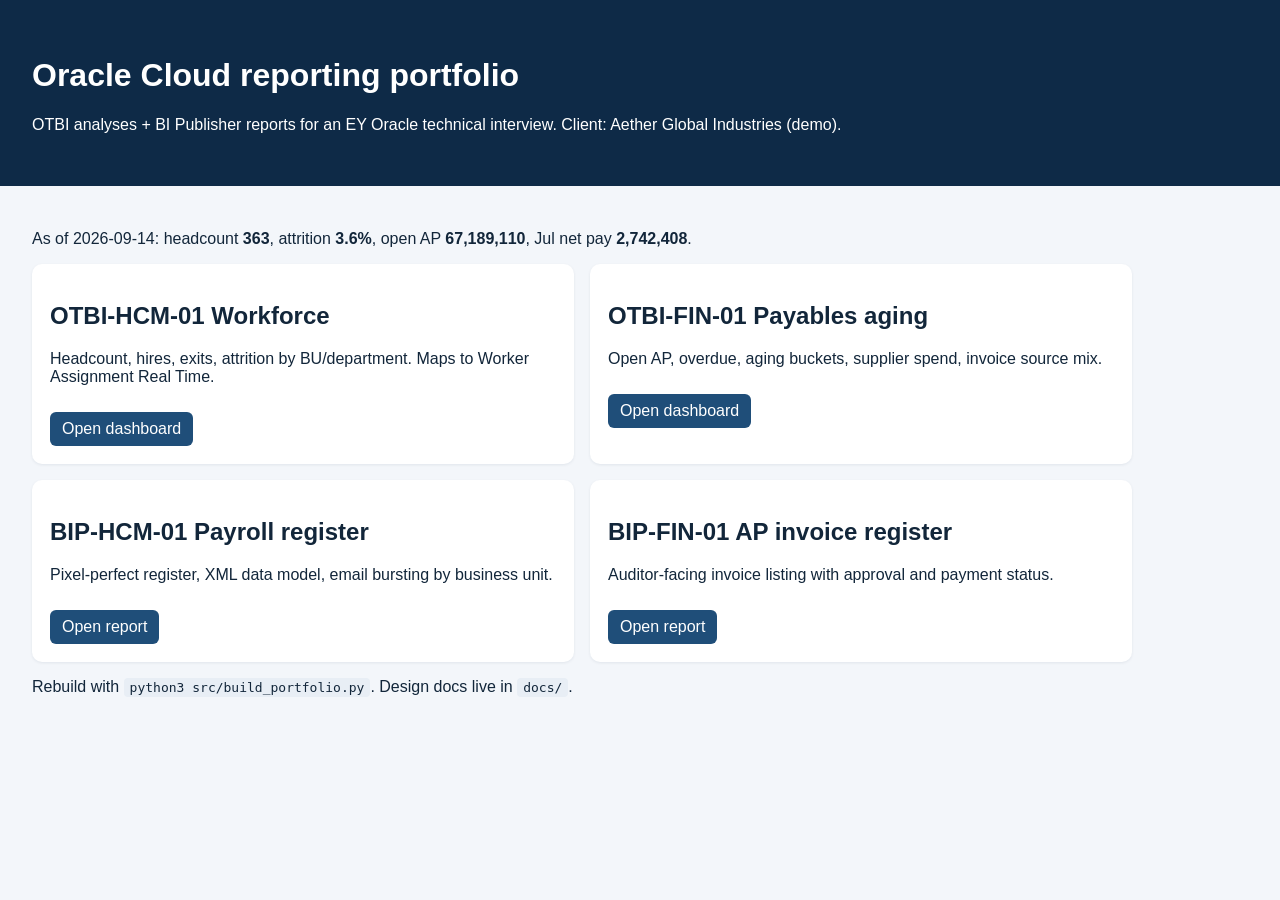
<file: ey-otbi-bi-portfolio/output/index.html>
<!DOCTYPE html>
<html lang="en">
<head>
  <meta charset="utf-8"/>
  <meta name="viewport" content="width=device-width, initial-scale=1"/>
  <title>EY interview portfolio – OTBI &amp; BI Publisher</title>
  <style>
    body { margin:0; font-family:"Segoe UI", Arial, sans-serif; background:#f3f6fa; color:#12263a; }
    header { background:#0e2a47; color:#fff; padding:36px 32px; }
    main { padding: 28px 32px 60px; max-width: 1100px; }
    .grid { display:grid; grid-template-columns: 1fr 1fr; gap:16px; }
    article { background:#fff; padding:18px; border-radius:10px; box-shadow:0 1px 3px rgba(18,38,58,.08); }
    a.btn { display:inline-block; margin-top:10px; background:#1f4e79; color:#fff; padding:8px 12px; border-radius:6px; text-decoration:none; }
    code { background:#e8eef5; padding:2px 6px; border-radius:4px; }
    @media (max-width: 800px) { .grid { grid-template-columns: 1fr; } }
  </style>
</head>
<body>
  <header>
    <h1>Oracle Cloud reporting portfolio</h1>
    <p>OTBI analyses + BI Publisher reports for an EY Oracle technical interview. Client: Aether Global Industries (demo).</p>
  </header>
  <main>
    <p>As of 2026-09-14: headcount <strong>363</strong>, attrition <strong>3.6%</strong>, open AP <strong>67,189,110</strong>, Jul net pay <strong>2,742,408</strong>.</p>
    <div class="grid">
      <article>
        <h2>OTBI-HCM-01 Workforce</h2>
        <p>Headcount, hires, exits, attrition by BU/department. Maps to Worker Assignment Real Time.</p>
        <a class="btn" href="otbi_hcm_workforce.html">Open dashboard</a>
      </article>
      <article>
        <h2>OTBI-FIN-01 Payables aging</h2>
        <p>Open AP, overdue, aging buckets, supplier spend, invoice source mix.</p>
        <a class="btn" href="otbi_ap_aging.html">Open dashboard</a>
      </article>
      <article>
        <h2>BIP-HCM-01 Payroll register</h2>
        <p>Pixel-perfect register, XML data model, email bursting by business unit.</p>
        <a class="btn" href="bip_payroll_register.html">Open report</a>
      </article>
      <article>
        <h2>BIP-FIN-01 AP invoice register</h2>
        <p>Auditor-facing invoice listing with approval and payment status.</p>
        <a class="btn" href="bip_ap_invoice_register.html">Open report</a>
      </article>
    </div>
    <p>Rebuild with <code>python3 src/build_portfolio.py</code>. Design docs live in <code>docs/</code>.</p>
  </main>
</body>
</html>
</file>
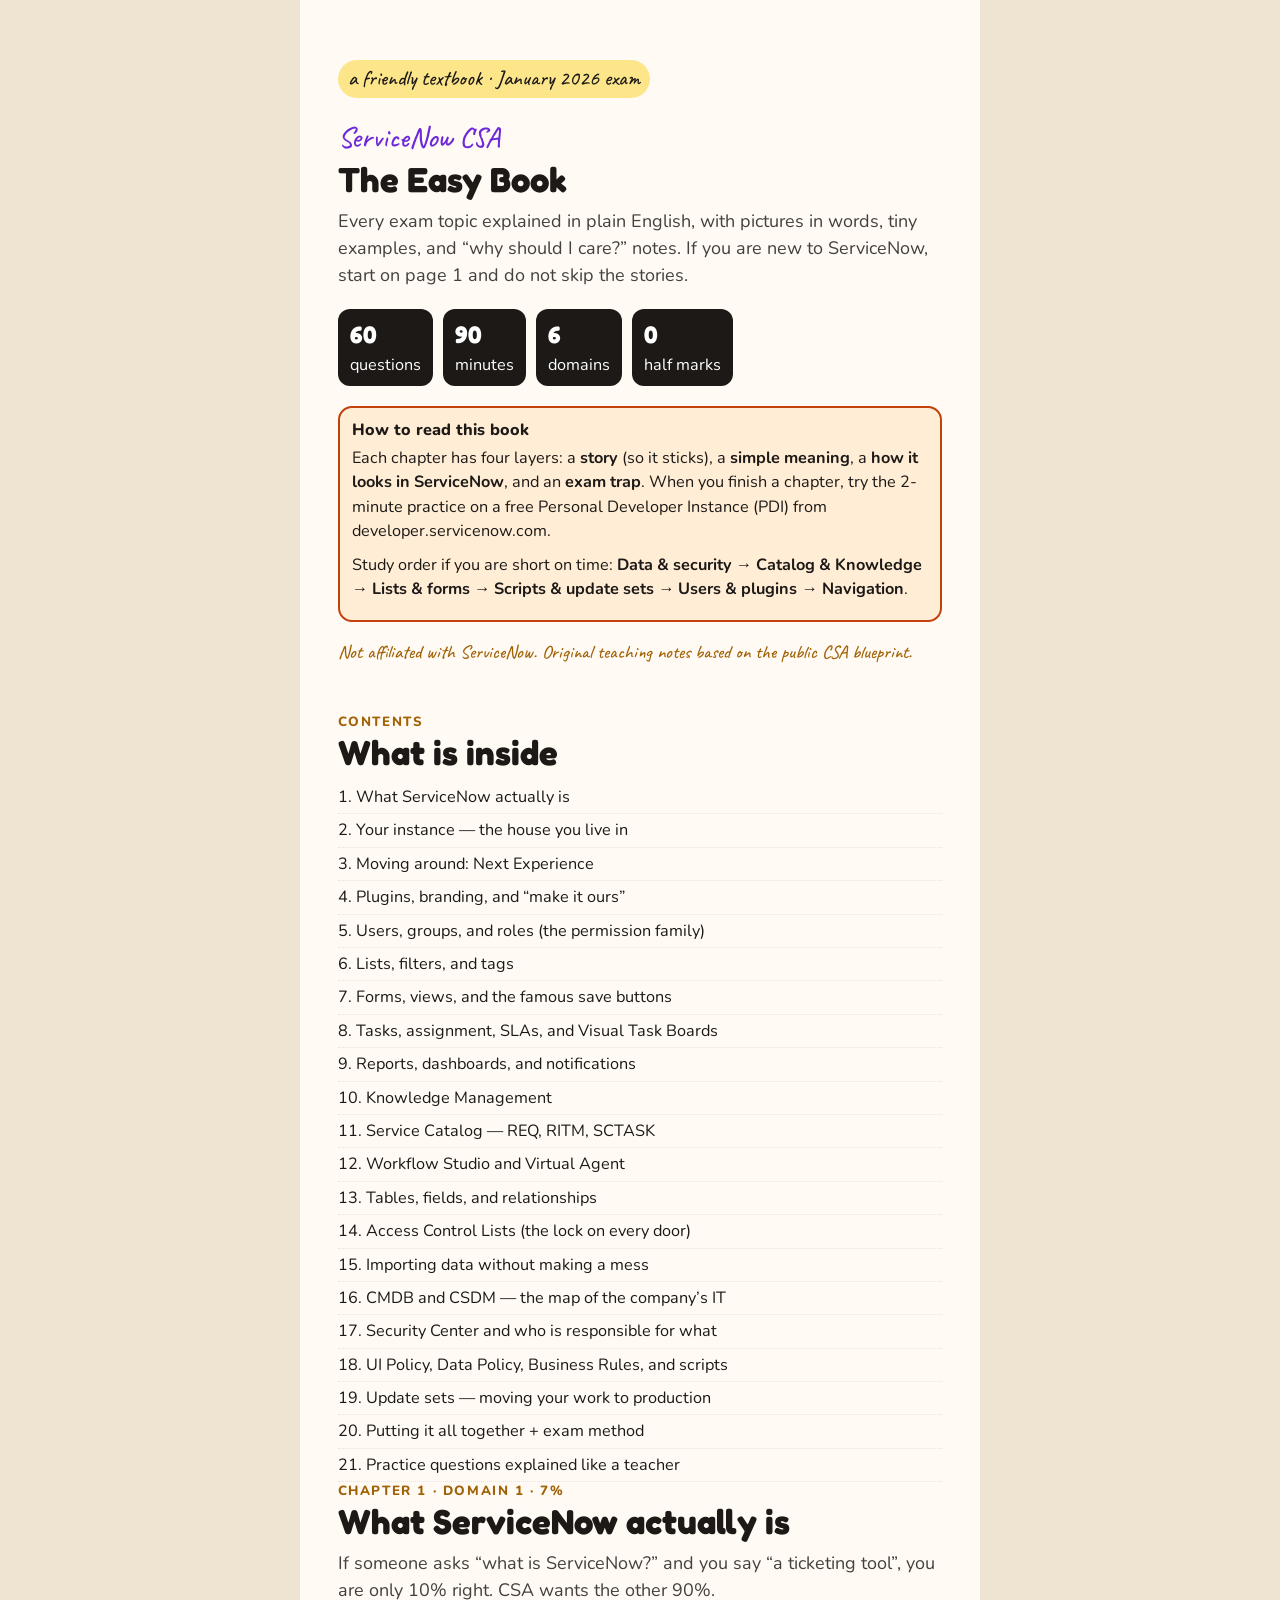
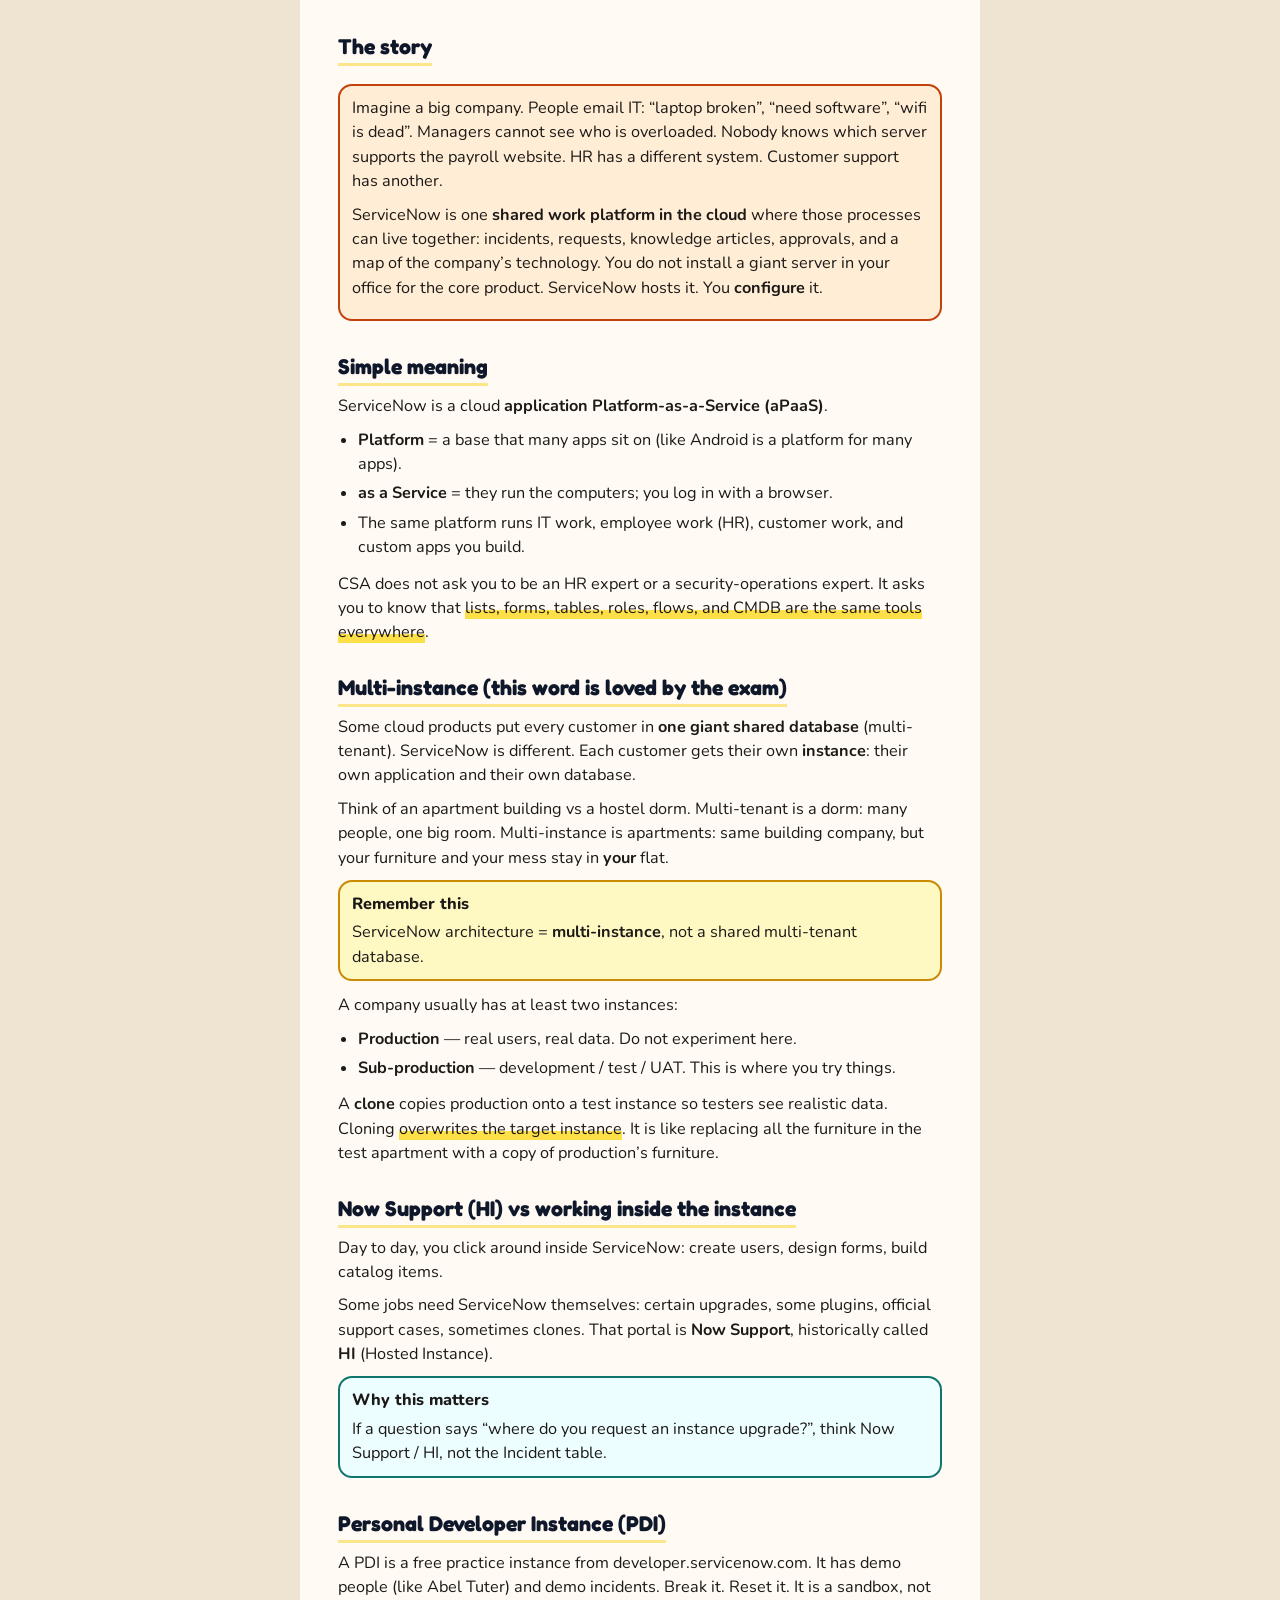
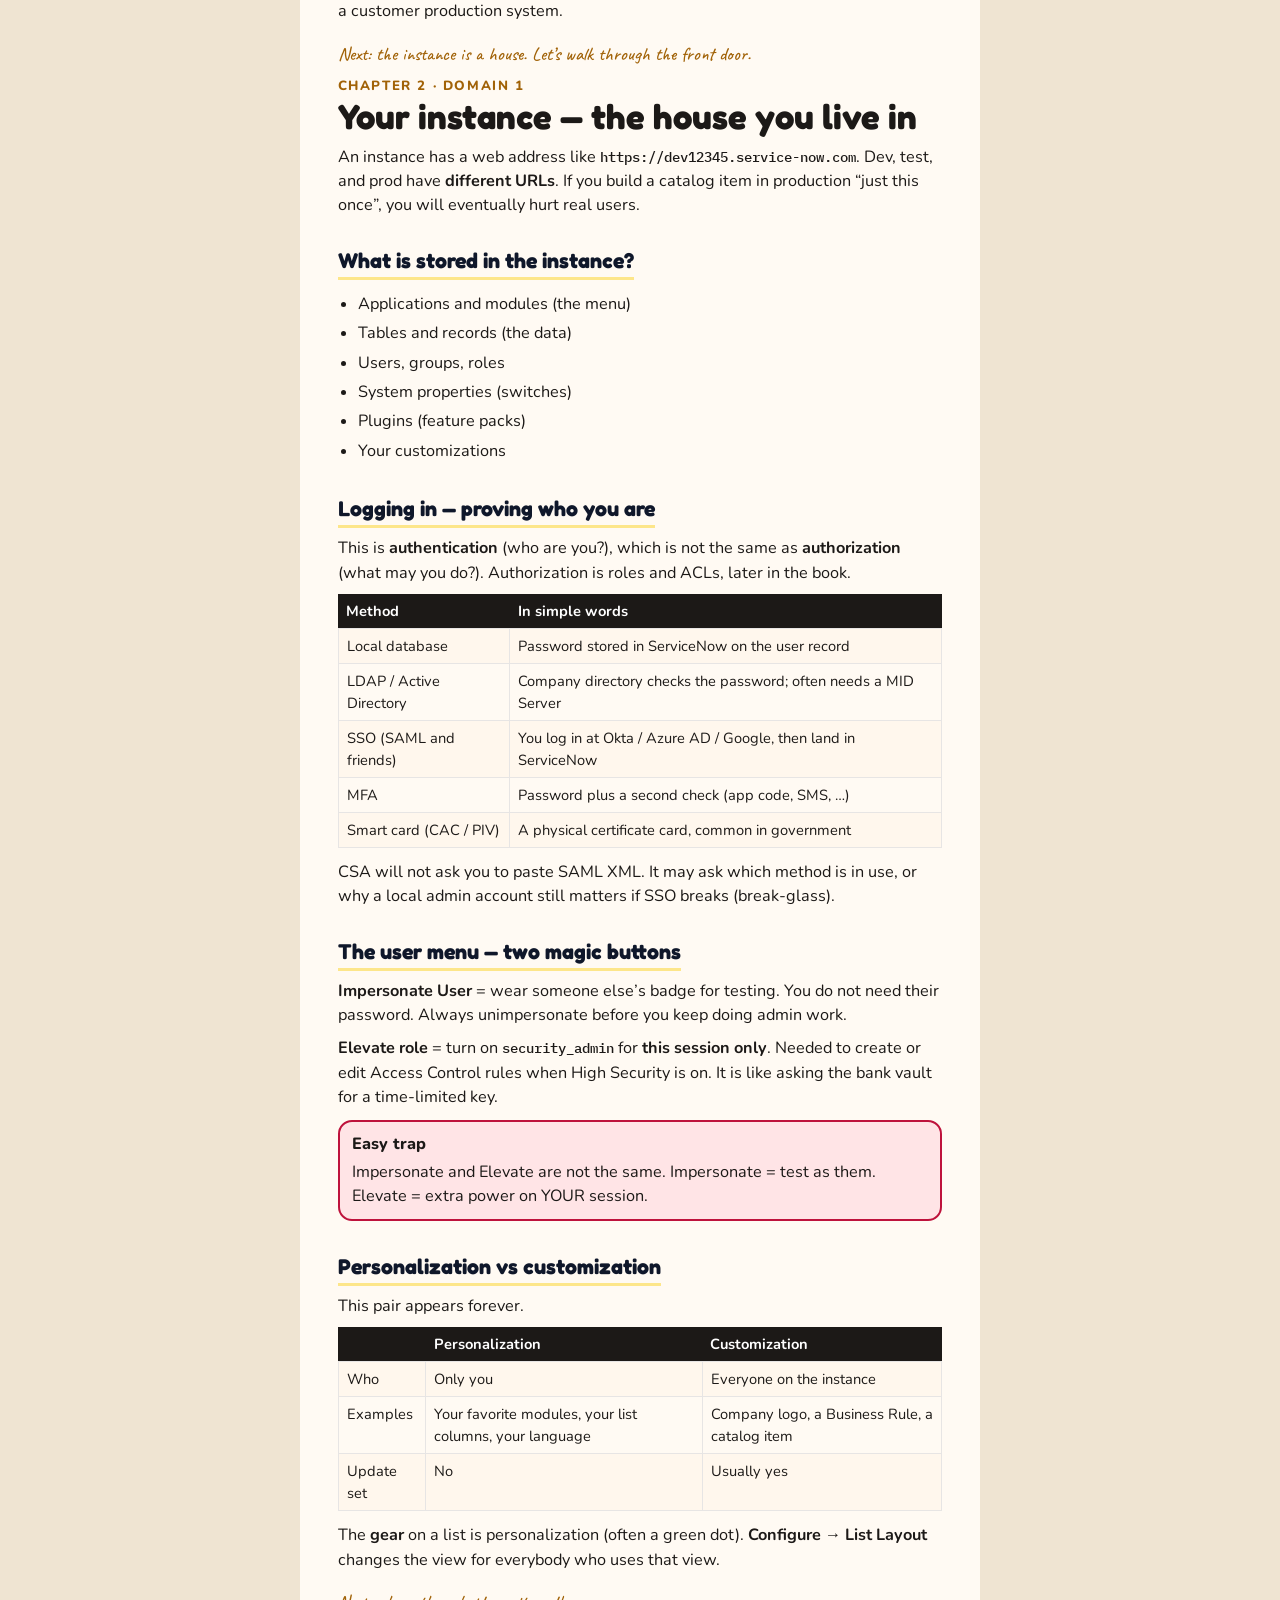
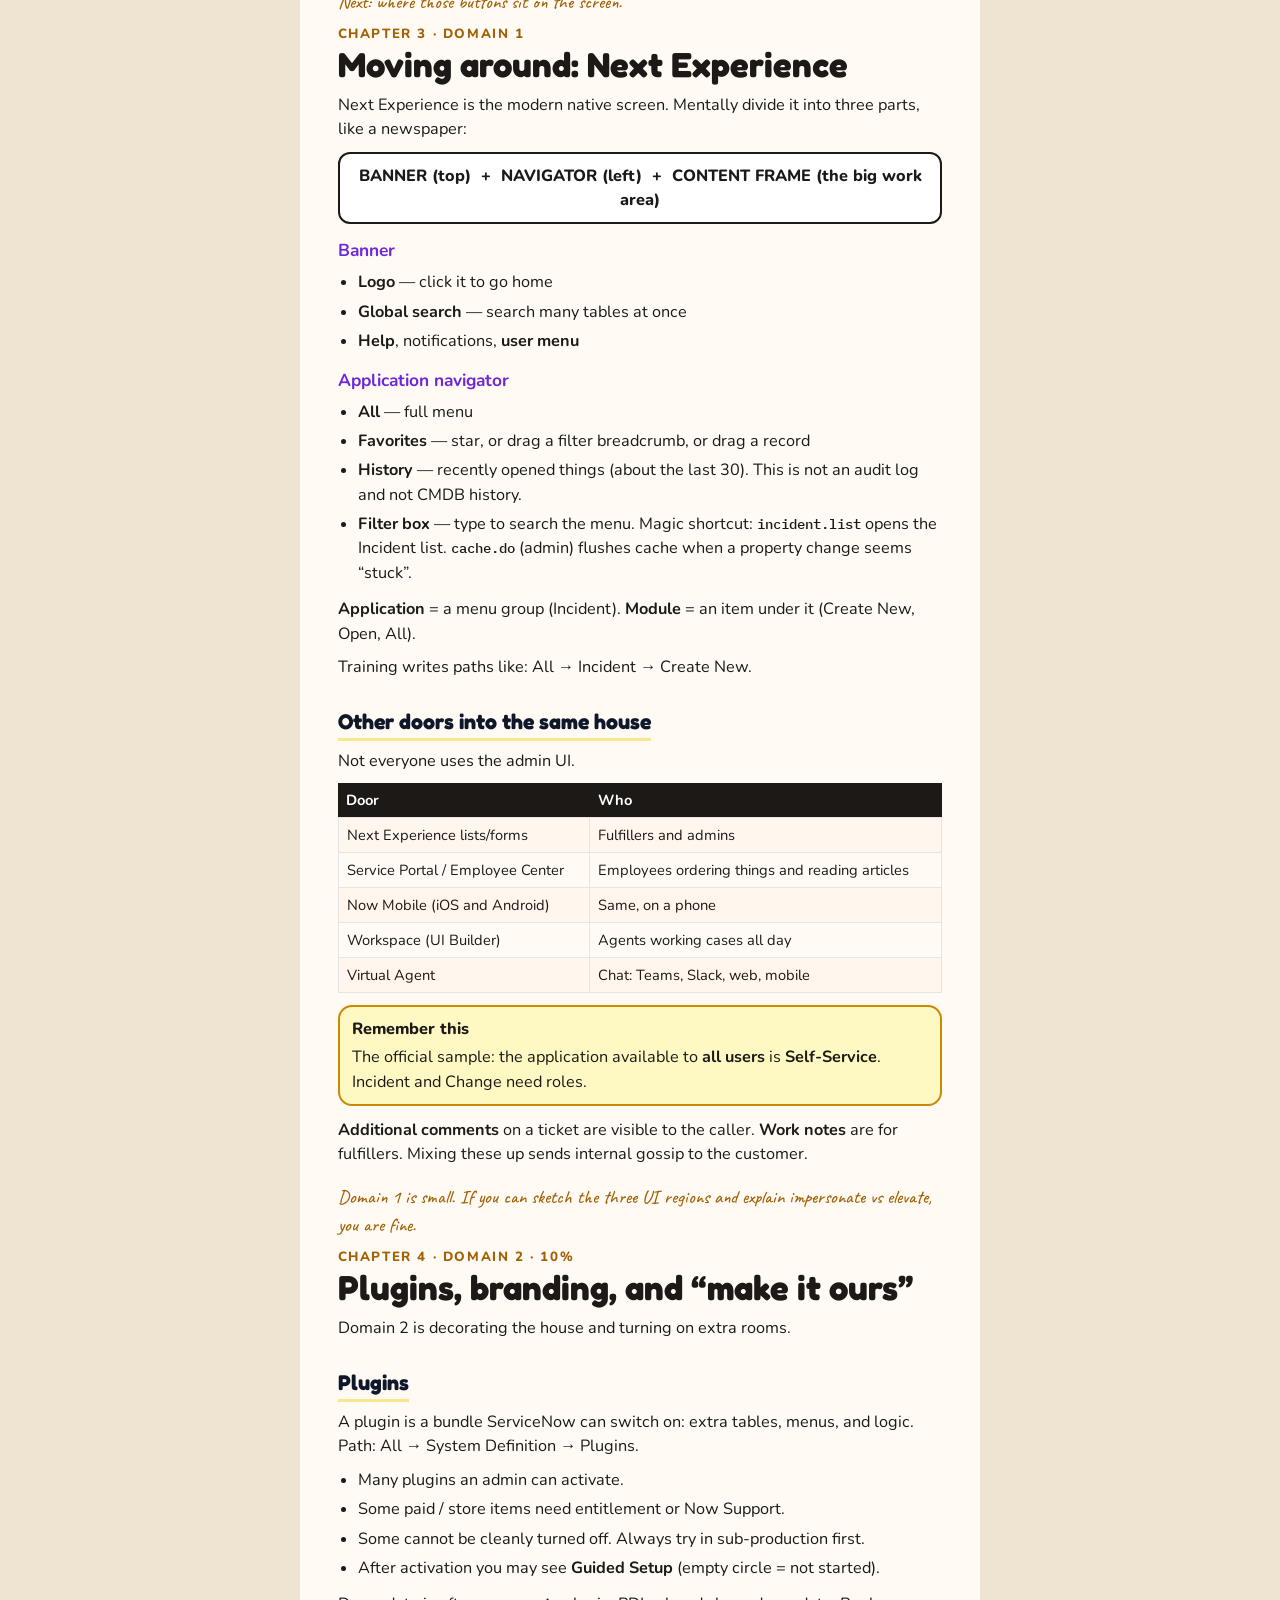
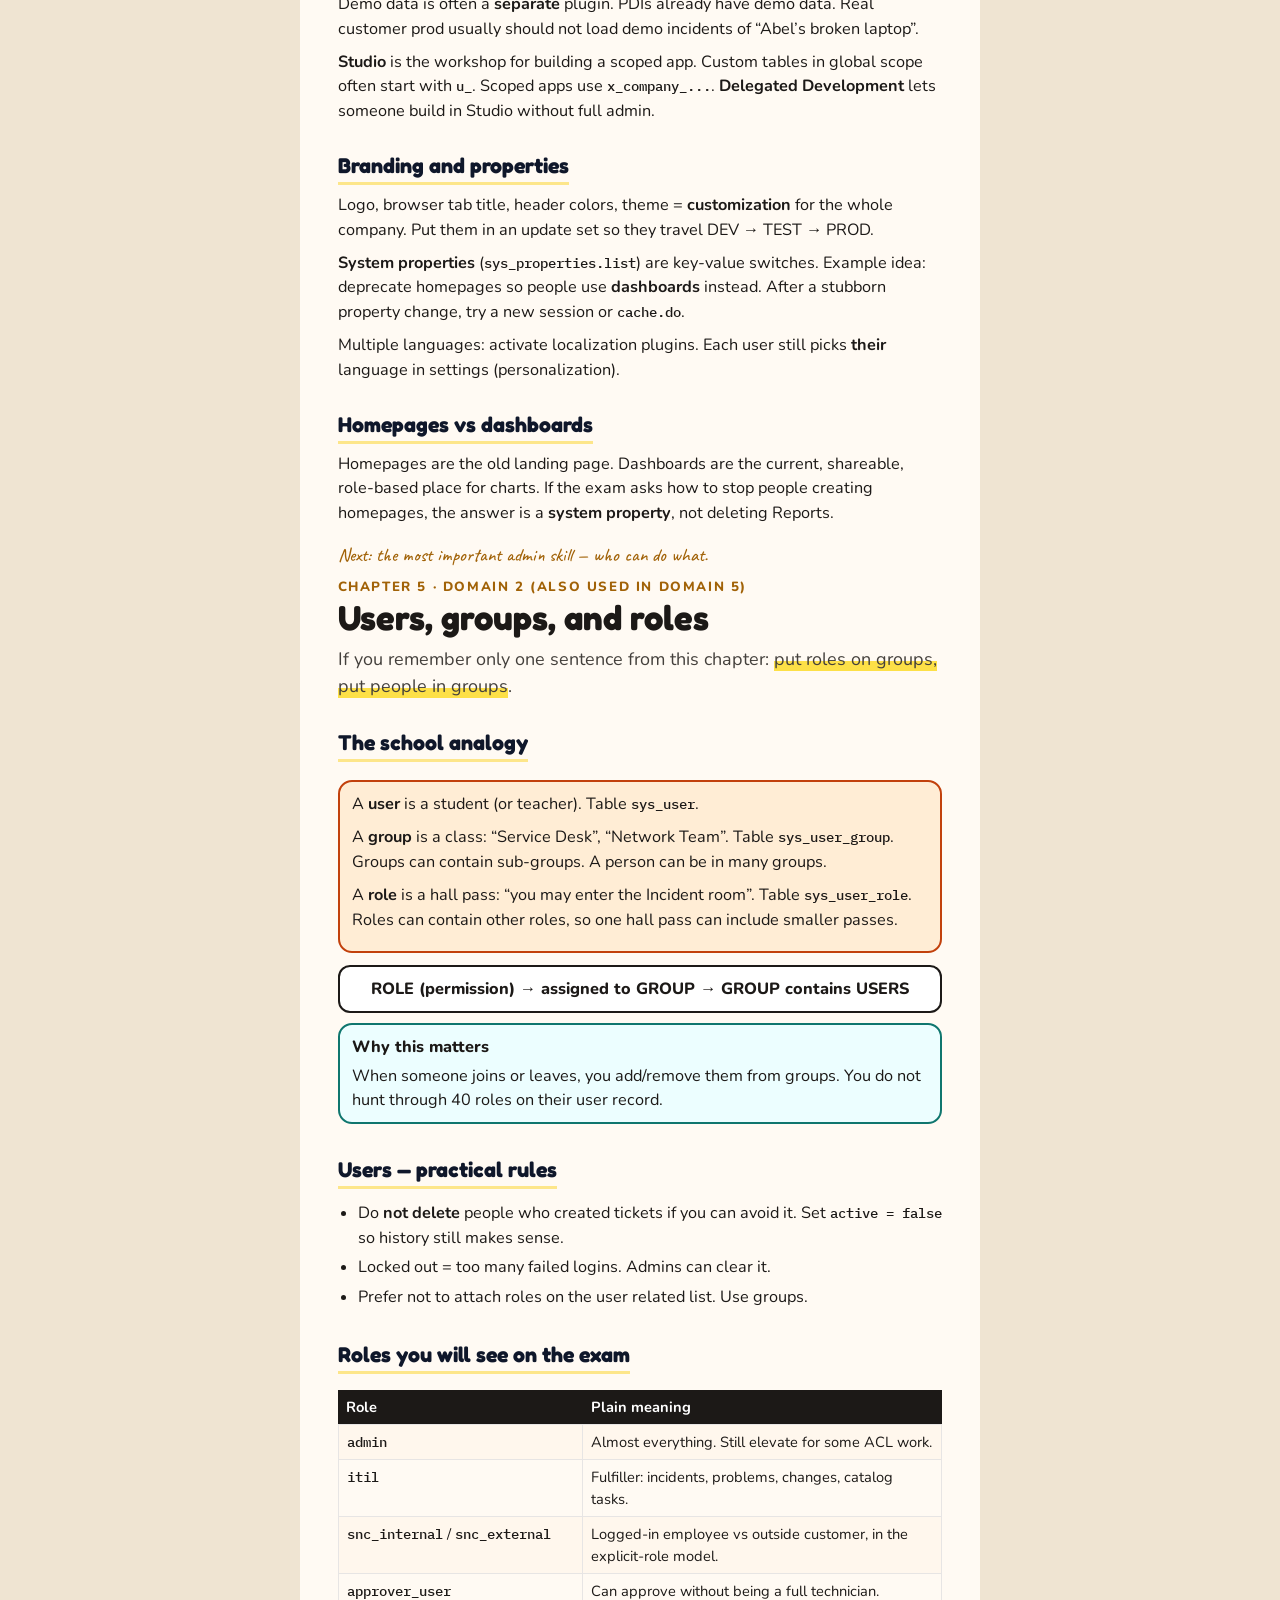
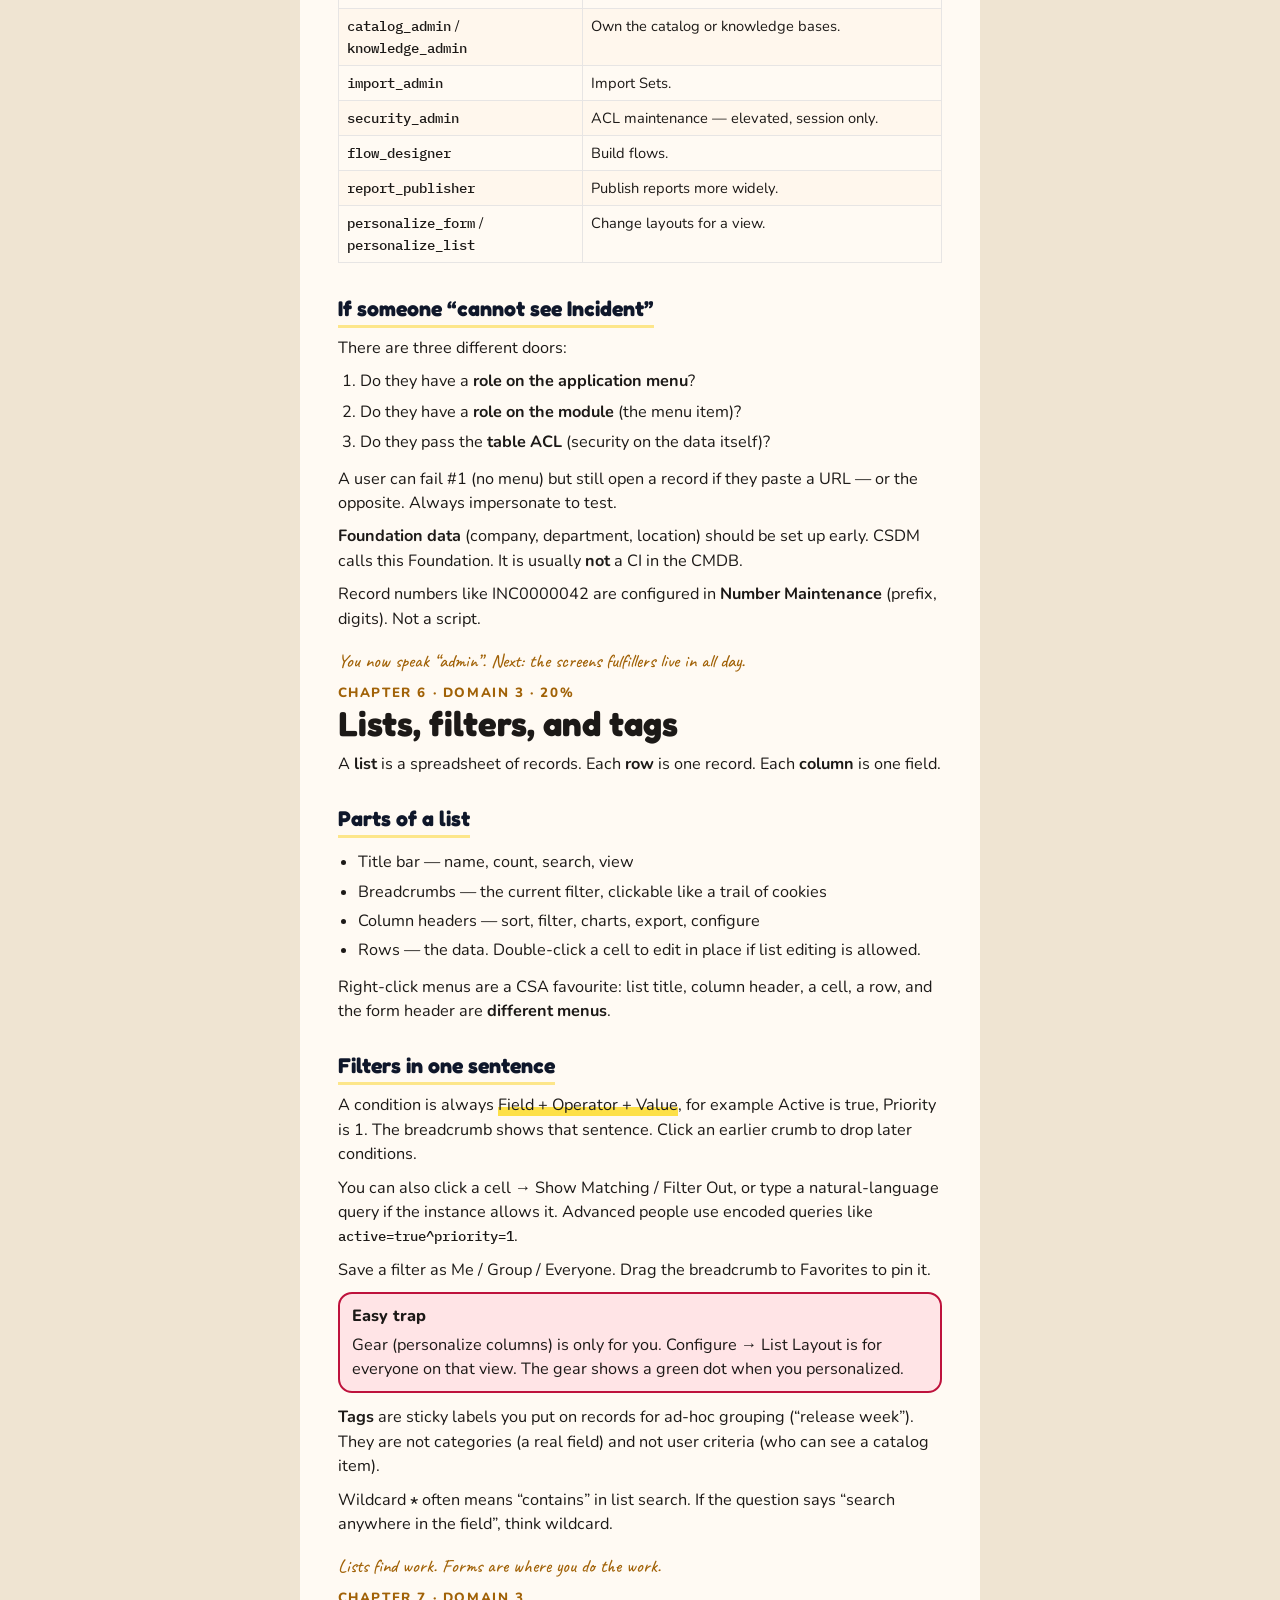
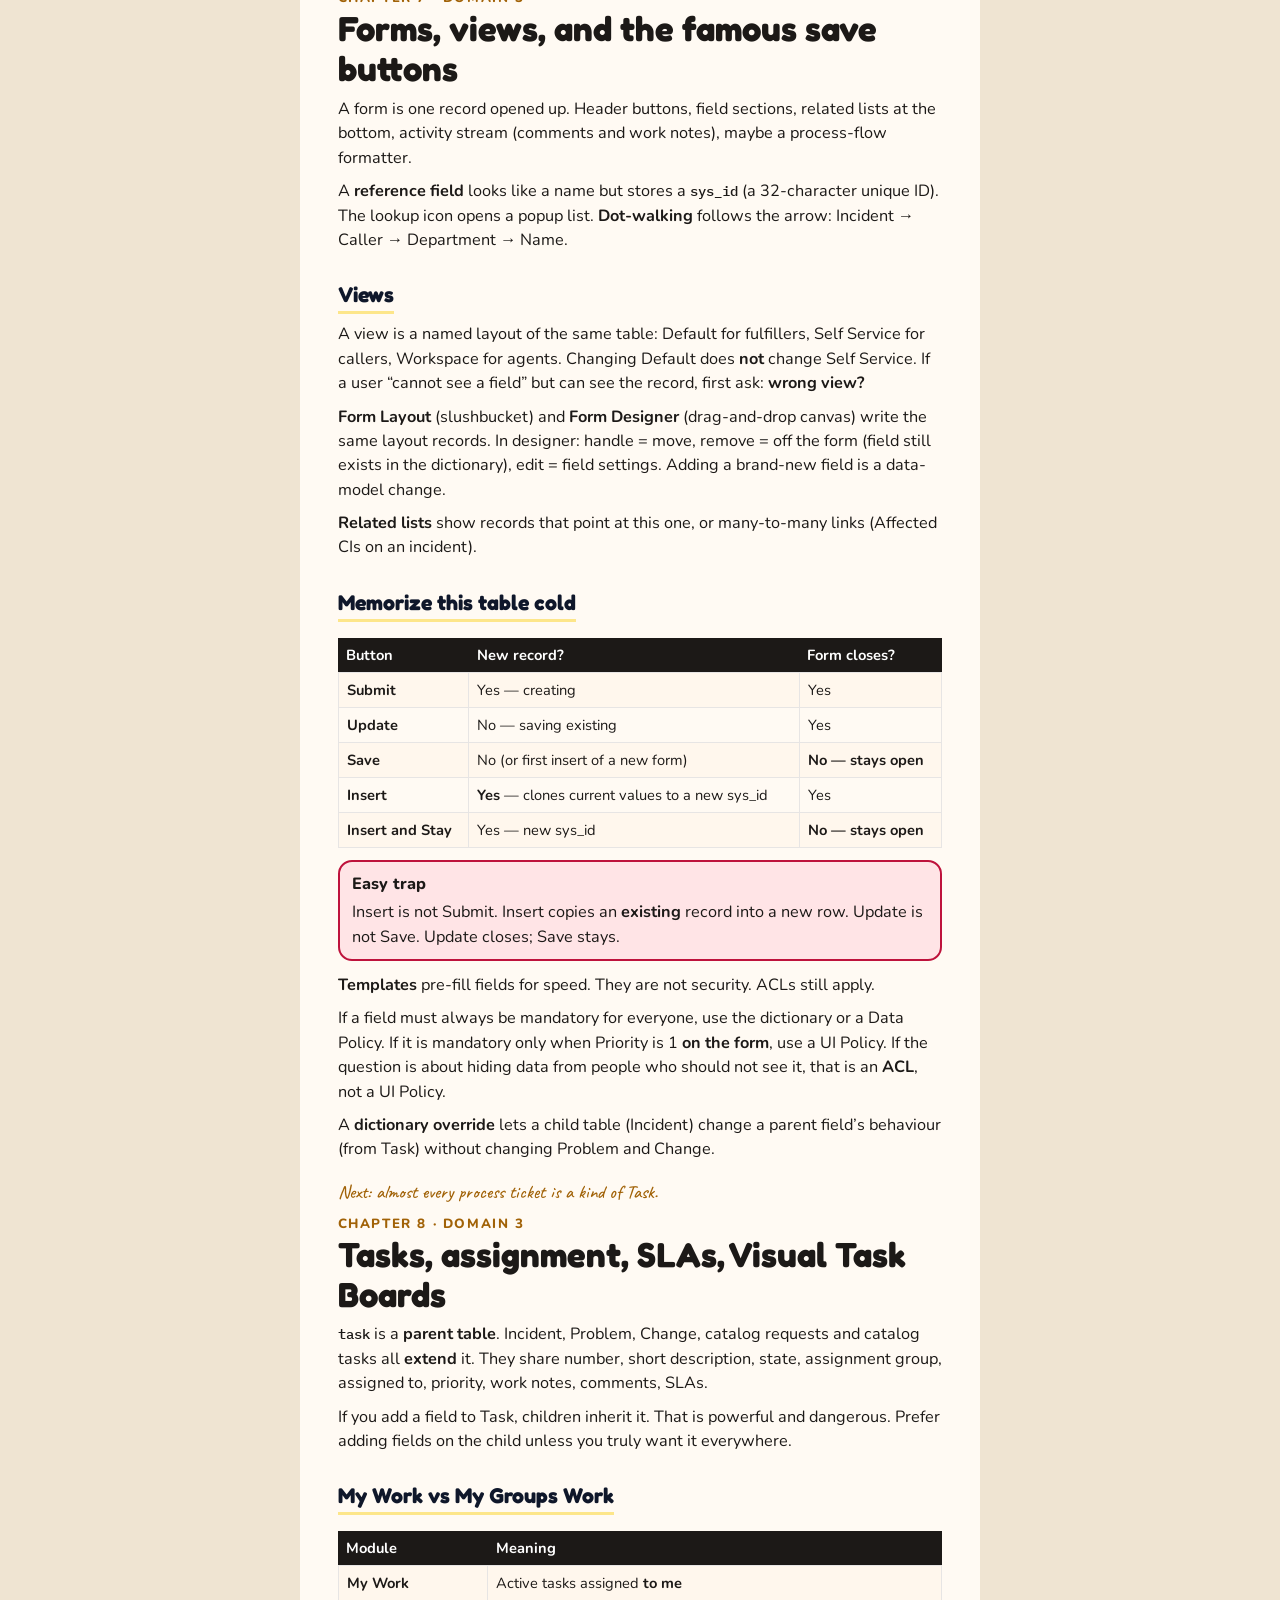
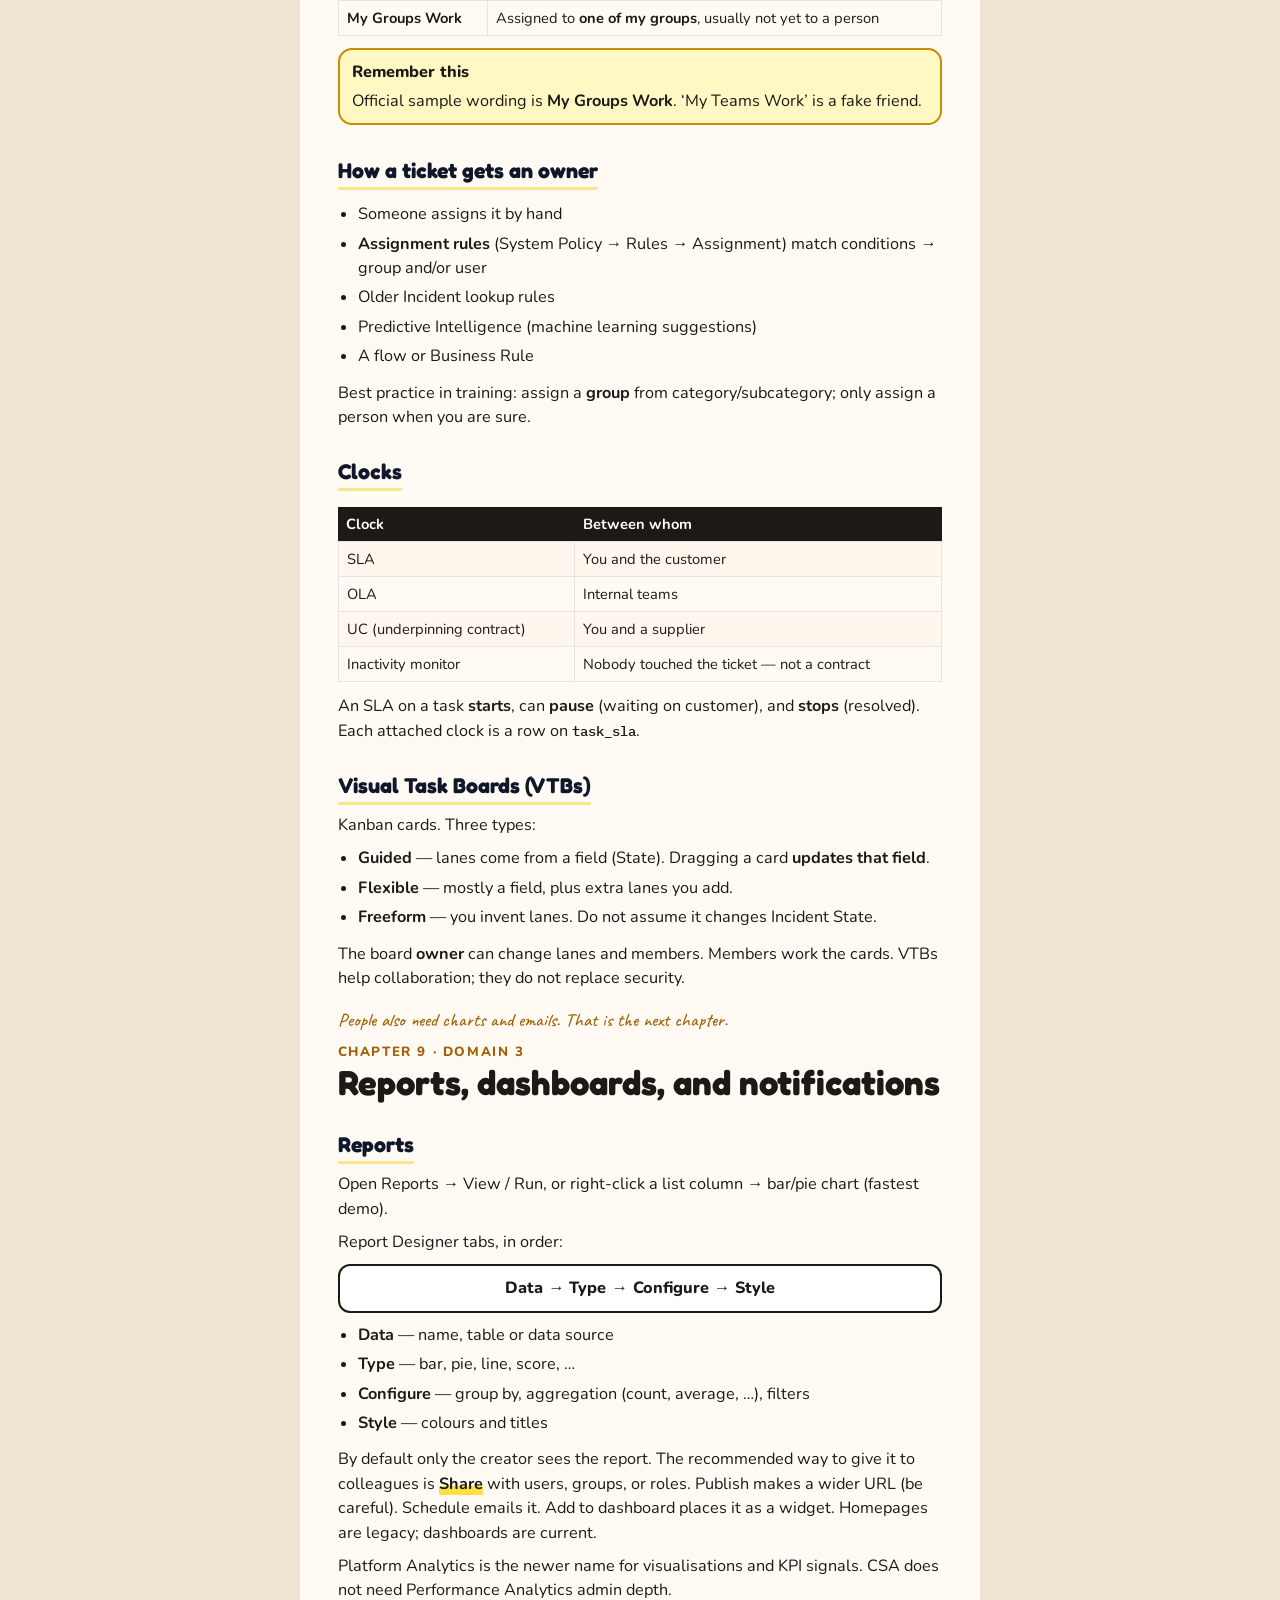
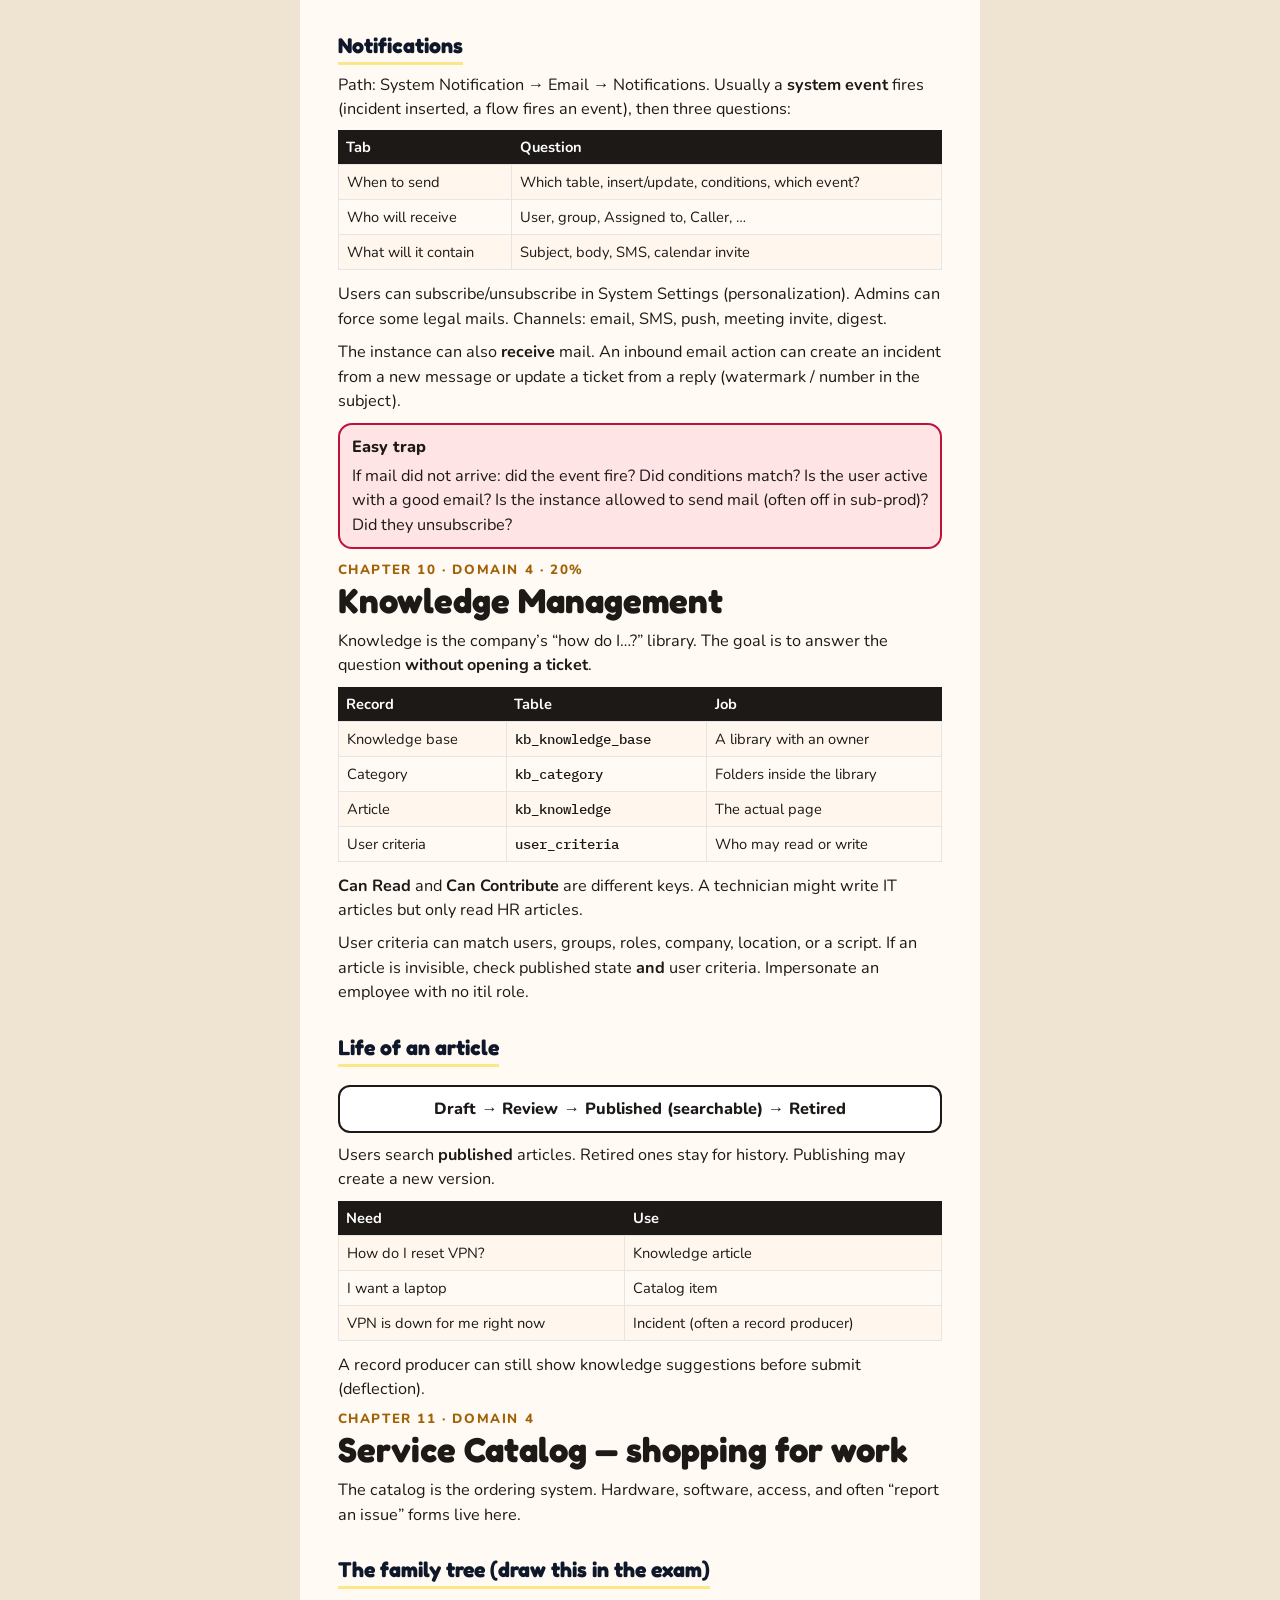
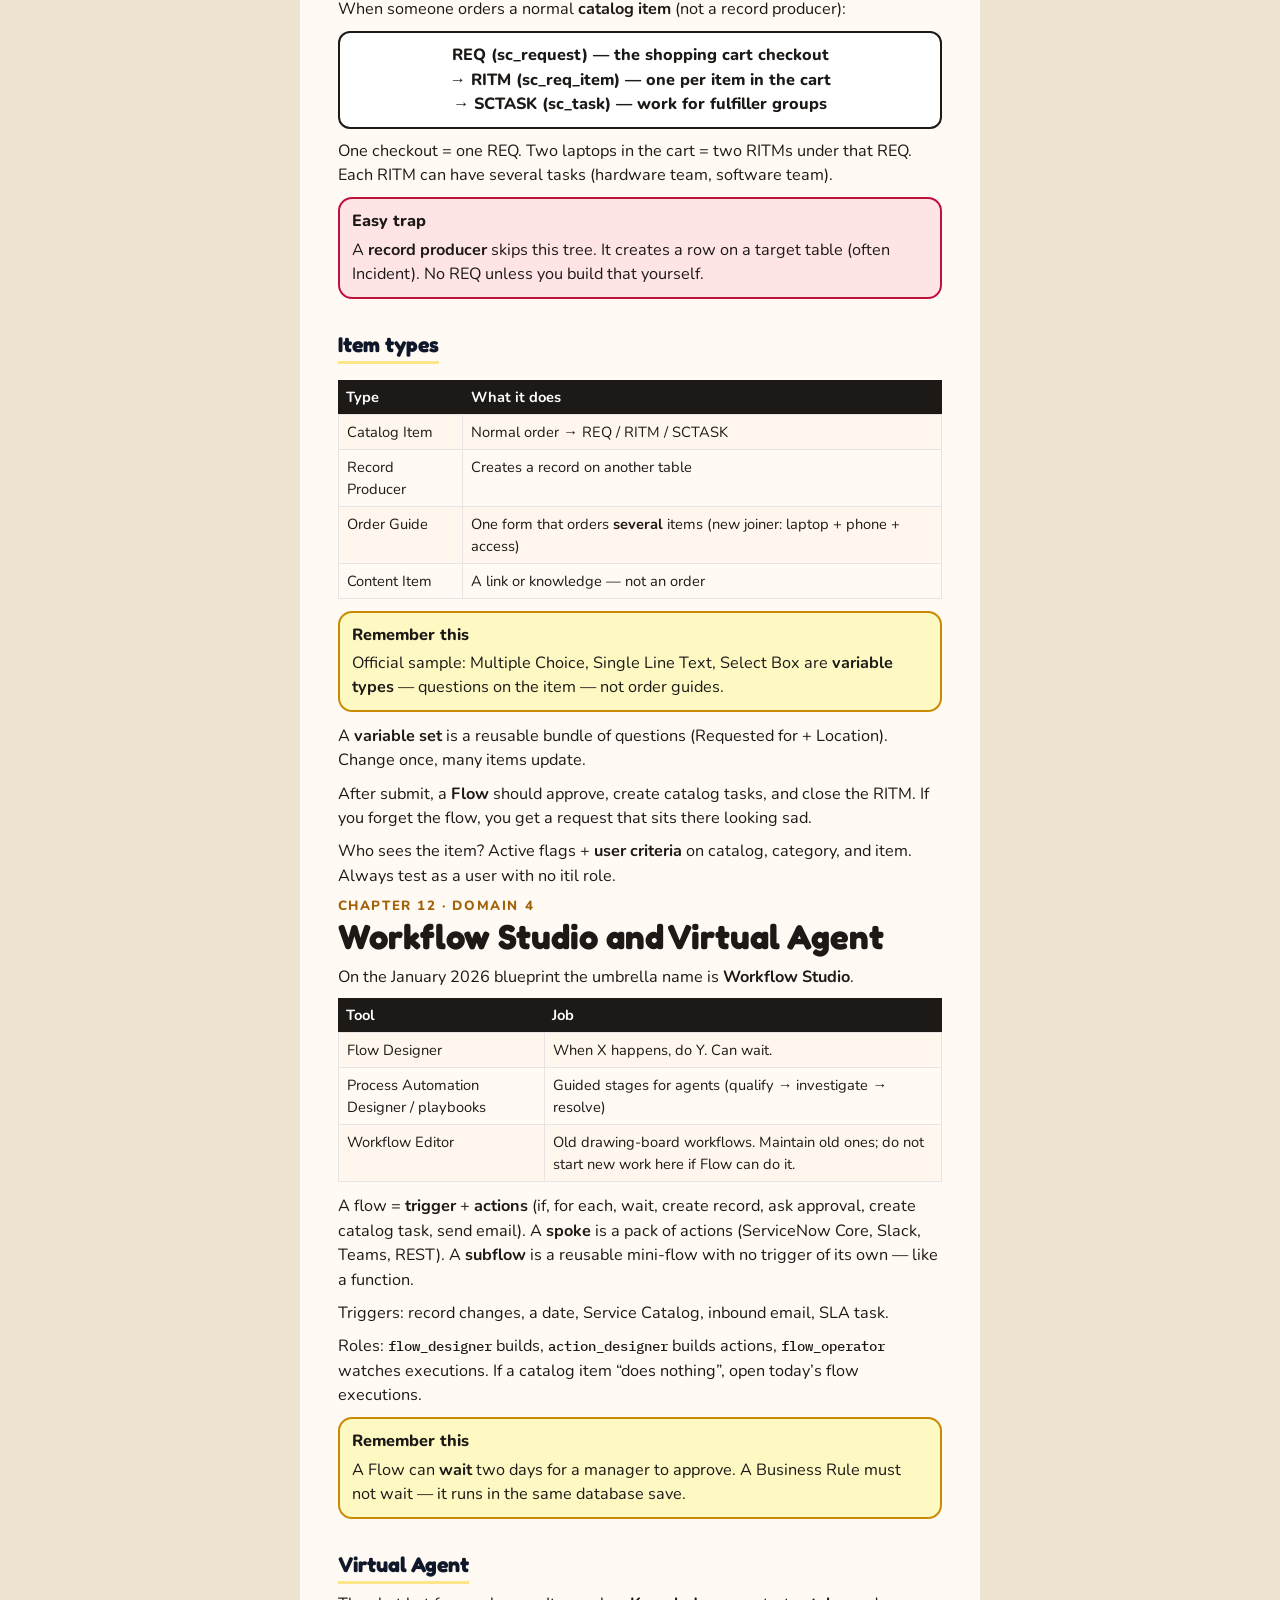
<file: csa-workbook/pdf/csa-easy-book.html>
<!DOCTYPE html>
<html lang="en">
<head>
<meta charset="utf-8"/>
<title>ServiceNow CSA Easy Book</title>
<link rel="stylesheet" href="fonts.css"/>
<style>
  :root { --ink:#1c1917; --muted:#57534e; --paper:#fffaf3; --rule:#edd8b8;
          --teal:#0f766e; --violet:#6d28d9; --rose:#be123c; --amber:#b45309; }
  * { box-sizing: border-box; }
  html, body { margin:0; padding:0; background:#efe4d2; color:var(--ink);
    font-family:'Nunito','Noto Sans',sans-serif; font-size:12.2pt; line-height:1.5; }
  @page { size: A4; margin: 14mm 14mm 16mm 14mm; }
  @media print {
    html, body { background:white; }
    .chapter { break-before: auto; page-break-before: auto; }
    .cover { break-after: page; page-break-after: always; }
    h1, h2 { break-after: avoid; page-break-after: avoid; }
    .box, table, .flow { break-inside: avoid; page-break-inside: avoid; }
    a { color: inherit; text-decoration: none; }
  }
  * { -webkit-print-color-adjust: exact; print-color-adjust: exact; }
  .pagewrap { max-width: 180mm; margin: 0 auto; background: var(--paper);
    padding: 8mm 10mm 12mm; }
  @media print { .pagewrap { max-width:none; padding:0; background:transparent; } }
  h1 { font-family:'Fredoka',sans-serif; font-size:26pt; line-height:1.15; margin:0 0 8px; }
  h2 { font-family:'Fredoka',sans-serif; font-size:16pt; color:#0f172a; margin:18px 0 8px;
       border-bottom: 3px solid #fde68a; display:inline-block; }
  h3 { font-size:13pt; margin:14px 0 6px; color:#6d28d9; }
  p { margin: 0 0 9px; }
  .hand { font-family:'Caveat','Patrick Hand',cursive; }
  .kicker { font-size:10pt; font-weight:800; letter-spacing:.12em; text-transform:uppercase; color:#a16207; }
  .lede { font-size:13.5pt; color:#44403c; }
  .box { border-radius:14px; padding:10px 12px; margin:10px 0 12px; border:2px solid #1c1917; }
  .box-t { font-weight:800; margin-bottom:4px; }
  .box-why { background:#ecfeff; border-color:#0f766e; }
  .box-rem { background:#fef9c3; border-color:#ca8a04; }
  .box-trap { background:#ffe4e6; border-color:#be123c; }
  .box-ex { background:#ede9fe; border-color:#6d28d9; }
  .box-story { background:#ffedd5; border-color:#c2410c; }
  ol.steps { margin:6px 0 12px; padding-left:22px; }
  ol.steps li { margin:0 0 6px; }
  table { width:100%; border-collapse:collapse; margin:8px 0 12px; font-size:11pt; }
  th { background:#1c1917; color:#fff; text-align:left; padding:6px 8px; }
  td { border:1px solid #e7e5e4; padding:6px 8px; vertical-align:top; }
  tr:nth-child(even) td { background:#fff7ed; }
  .mono { font-family:'IBM Plex Mono',monospace; font-size:10.5pt; }
  ul { margin:4px 0 12px; padding-left:20px; }
  li { margin:0 0 5px; }
  .toc a { display:block; padding:4px 0; color:#1c1917; text-decoration:none;
           border-bottom:1px dotted #e7e5e4; }
  .cover { text-align:left; padding:8mm 0 10mm; }
  .blob { display:inline-block; background:#fde68a; padding:3px 10px; border-radius:999px;
          font-family:'Caveat',cursive; font-size:16pt; }
  .stat { display:inline-block; background:#1c1917; color:#fff; border-radius:12px;
          padding:8px 12px; margin:4px 6px 4px 0; }
  .stat b { font-family:'Fredoka',sans-serif; font-size:18pt; display:block; }
  .hl { background: linear-gradient(transparent 60%, #fde047 60%); }
  .footer { margin-top:16px; font-family:'Caveat',cursive; color:#a16207; font-size:14pt; }
  .flow { font-weight:800; background:#fff; border:2px solid #1c1917; border-radius:12px;
          padding:10px; text-align:center; margin:10px 0; }
</style>
</head>
<body>
<div class="pagewrap">

<section class="chapter first cover">
  <span class="blob">a friendly textbook · January 2026 exam</span>
  <p class="hand" style="font-size:22pt;color:#6d28d9;margin:18px 0 0;">ServiceNow CSA</p>
  <h1>The Easy Book</h1>
  <p class="lede">Every exam topic explained in plain English, with pictures in words, tiny examples, and “why should I care?” notes. If you are new to ServiceNow, start on page 1 and do not skip the stories.</p>
  <div style="margin:16px 0;">
    <span class="stat"><b>60</b> questions</span>
    <span class="stat"><b>90</b> minutes</span>
    <span class="stat"><b>6</b> domains</span>
    <span class="stat"><b>0</b> half marks</span>
  </div>
  <div class="box box-story">
    <div class="box-t">How to read this book</div>
    <p>Each chapter has four layers: a <b>story</b> (so it sticks), a <b>simple meaning</b>, a <b>how it looks in ServiceNow</b>, and an <b>exam trap</b>. When you finish a chapter, try the 2-minute practice on a free Personal Developer Instance (PDI) from developer.servicenow.com.</p>
    <p>Study order if you are short on time: <b>Data &amp; security → Catalog &amp; Knowledge → Lists &amp; forms → Scripts &amp; update sets → Users &amp; plugins → Navigation</b>.</p>
  </div>
  <p class="footer">Not affiliated with ServiceNow. Original teaching notes based on the public CSA blueprint.</p>
</section>

<section class="chapter">
  <div class="kicker">contents</div>
  <h1>What is inside</h1>
  <div class="toc">
    <a>1. What ServiceNow actually is</a>
    <a>2. Your instance — the house you live in</a>
    <a>3. Moving around: Next Experience</a>
    <a>4. Plugins, branding, and “make it ours”</a>
    <a>5. Users, groups, and roles (the permission family)</a>
    <a>6. Lists, filters, and tags</a>
    <a>7. Forms, views, and the famous save buttons</a>
    <a>8. Tasks, assignment, SLAs, and Visual Task Boards</a>
    <a>9. Reports, dashboards, and notifications</a>
    <a>10. Knowledge Management</a>
    <a>11. Service Catalog — REQ, RITM, SCTASK</a>
    <a>12. Workflow Studio and Virtual Agent</a>
    <a>13. Tables, fields, and relationships</a>
    <a>14. Access Control Lists (the lock on every door)</a>
    <a>15. Importing data without making a mess</a>
    <a>16. CMDB and CSDM — the map of the company’s IT</a>
    <a>17. Security Center and who is responsible for what</a>
    <a>18. UI Policy, Data Policy, Business Rules, and scripts</a>
    <a>19. Update sets — moving your work to production</a>
    <a>20. Putting it all together + exam method</a>
    <a>21. Practice questions explained like a teacher</a>
  </div>
</section>

<section class="chapter">
  <div class="kicker">chapter 1 · domain 1 · 7%</div>
  <h1>What ServiceNow actually is</h1>
  <p class="lede">If someone asks “what is ServiceNow?” and you say “a ticketing tool”, you are only 10% right. CSA wants the other 90%.</p>

  <h2>The story</h2>
  <div class="box box-story">
    <p>Imagine a big company. People email IT: “laptop broken”, “need software”, “wifi is dead”. Managers cannot see who is overloaded. Nobody knows which server supports the payroll website. HR has a different system. Customer support has another.</p>
    <p>ServiceNow is one <b>shared work platform in the cloud</b> where those processes can live together: incidents, requests, knowledge articles, approvals, and a map of the company’s technology. You do not install a giant server in your office for the core product. ServiceNow hosts it. You <b>configure</b> it.</p>
  </div>

  <h2>Simple meaning</h2>
  <p>ServiceNow is a cloud <b>application Platform-as-a-Service (aPaaS)</b>.</p>
  <ul>
    <li><b>Platform</b> = a base that many apps sit on (like Android is a platform for many apps).</li>
    <li><b>as a Service</b> = they run the computers; you log in with a browser.</li>
    <li>The same platform runs IT work, employee work (HR), customer work, and custom apps you build.</li>
  </ul>
  <p>CSA does not ask you to be an HR expert or a security-operations expert. It asks you to know that <span class="hl">lists, forms, tables, roles, flows, and CMDB are the same tools everywhere</span>.</p>

  <h2>Multi-instance (this word is loved by the exam)</h2>
  <p>Some cloud products put every customer in <b>one giant shared database</b> (multi-tenant). ServiceNow is different. Each customer gets their own <b>instance</b>: their own application and their own database.</p>
  <p>Think of an apartment building vs a hostel dorm. Multi-tenant is a dorm: many people, one big room. Multi-instance is apartments: same building company, but your furniture and your mess stay in <b>your</b> flat.</p>
  <div class="box box-rem"><div class="box-t">Remember this</div><div>ServiceNow architecture = <b>multi-instance</b>, not a shared multi-tenant database.</div></div>
  <p>A company usually has at least two instances:</p>
  <ul>
    <li><b>Production</b> — real users, real data. Do not experiment here.</li>
    <li><b>Sub-production</b> — development / test / UAT. This is where you try things.</li>
  </ul>
  <p>A <b>clone</b> copies production onto a test instance so testers see realistic data. Cloning <span class="hl">overwrites the target instance</span>. It is like replacing all the furniture in the test apartment with a copy of production’s furniture.</p>

  <h2>Now Support (HI) vs working inside the instance</h2>
  <p>Day to day, you click around inside ServiceNow: create users, design forms, build catalog items.</p>
  <p>Some jobs need ServiceNow themselves: certain upgrades, some plugins, official support cases, sometimes clones. That portal is <b>Now Support</b>, historically called <b>HI</b> (Hosted Instance).</p>
  <div class="box box-why"><div class="box-t">Why this matters</div><div>If a question says “where do you request an instance upgrade?”, think Now Support / HI, not the Incident table.</div></div>

  <h2>Personal Developer Instance (PDI)</h2>
  <p>A PDI is a free practice instance from developer.servicenow.com. It has demo people (like Abel Tuter) and demo incidents. Break it. Reset it. It is a sandbox, not a customer production system.</p>
  <p class="footer">Next: the instance is a house. Let’s walk through the front door.</p>
</section>

<section class="chapter">
  <div class="kicker">chapter 2 · domain 1</div>
  <h1>Your instance — the house you live in</h1>
  <p>An instance has a web address like <span class="mono">https://dev12345.service-now.com</span>. Dev, test, and prod have <b>different URLs</b>. If you build a catalog item in production “just this once”, you will eventually hurt real users.</p>

  <h2>What is stored in the instance?</h2>
  <ul>
    <li>Applications and modules (the menu)</li>
    <li>Tables and records (the data)</li>
    <li>Users, groups, roles</li>
    <li>System properties (switches)</li>
    <li>Plugins (feature packs)</li>
    <li>Your customizations</li>
  </ul>

  <h2>Logging in — proving who you are</h2>
  <p>This is <b>authentication</b> (who are you?), which is not the same as <b>authorization</b> (what may you do?). Authorization is roles and ACLs, later in the book.</p>
  <table><tr><th>Method</th><th>In simple words</th></tr><tr><td>Local database</td><td>Password stored in ServiceNow on the user record</td></tr><tr><td>LDAP / Active Directory</td><td>Company directory checks the password; often needs a MID Server</td></tr><tr><td>SSO (SAML and friends)</td><td>You log in at Okta / Azure AD / Google, then land in ServiceNow</td></tr><tr><td>MFA</td><td>Password plus a second check (app code, SMS, …)</td></tr><tr><td>Smart card (CAC / PIV)</td><td>A physical certificate card, common in government</td></tr></table>
  <p>CSA will not ask you to paste SAML XML. It may ask which method is in use, or why a local admin account still matters if SSO breaks (break-glass).</p>

  <h2>The user menu — two magic buttons</h2>
  <p><b>Impersonate User</b> = wear someone else’s badge for testing. You do not need their password. Always unimpersonate before you keep doing admin work.</p>
  <p><b>Elevate role</b> = turn on <span class="mono">security_admin</span> for <b>this session only</b>. Needed to create or edit Access Control rules when High Security is on. It is like asking the bank vault for a time-limited key.</p>
  <div class="box box-trap"><div class="box-t">Easy trap</div><div>Impersonate and Elevate are not the same. Impersonate = test as them. Elevate = extra power on YOUR session.</div></div>

  <h2>Personalization vs customization</h2>
  <p>This pair appears forever.</p>
  <table><tr><th></th><th>Personalization</th><th>Customization</th></tr><tr><td>Who</td><td>Only you</td><td>Everyone on the instance</td></tr><tr><td>Examples</td><td>Your favorite modules, your list columns, your language</td><td>Company logo, a Business Rule, a catalog item</td></tr><tr><td>Update set</td><td>No</td><td>Usually yes</td></tr></table>
  <p>The <b>gear</b> on a list is personalization (often a green dot). <b>Configure → List Layout</b> changes the view for everybody who uses that view.</p>
  <p class="footer">Next: where those buttons sit on the screen.</p>
</section>

<section class="chapter">
  <div class="kicker">chapter 3 · domain 1</div>
  <h1>Moving around: Next Experience</h1>
  <p>Next Experience is the modern native screen. Mentally divide it into three parts, like a newspaper:</p>
  <div class="flow">BANNER (top) &nbsp;+&nbsp; NAVIGATOR (left) &nbsp;+&nbsp; CONTENT FRAME (the big work area)</div>

  <h3>Banner</h3>
  <ul>
    <li><b>Logo</b> — click it to go home</li>
    <li><b>Global search</b> — search many tables at once</li>
    <li><b>Help</b>, notifications, <b>user menu</b></li>
  </ul>

  <h3>Application navigator</h3>
  <ul>
    <li><b>All</b> — full menu</li>
    <li><b>Favorites</b> — star, or drag a filter breadcrumb, or drag a record</li>
    <li><b>History</b> — recently opened things (about the last 30). This is not an audit log and not CMDB history.</li>
    <li><b>Filter box</b> — type to search the menu. Magic shortcut: <span class="mono">incident.list</span> opens the Incident list. <span class="mono">cache.do</span> (admin) flushes cache when a property change seems “stuck”.</li>
  </ul>
  <p><b>Application</b> = a menu group (Incident). <b>Module</b> = an item under it (Create New, Open, All).</p>
  <p>Training writes paths like: All → Incident → Create New.</p>

  <h2>Other doors into the same house</h2>
  <p>Not everyone uses the admin UI.</p>
  <table><tr><th>Door</th><th>Who</th></tr><tr><td>Next Experience lists/forms</td><td>Fulfillers and admins</td></tr><tr><td>Service Portal / Employee Center</td><td>Employees ordering things and reading articles</td></tr><tr><td>Now Mobile (iOS and Android)</td><td>Same, on a phone</td></tr><tr><td>Workspace (UI Builder)</td><td>Agents working cases all day</td></tr><tr><td>Virtual Agent</td><td>Chat: Teams, Slack, web, mobile</td></tr></table>
  <div class="box box-rem"><div class="box-t">Remember this</div><div>The official sample: the application available to <b>all users</b> is <b>Self-Service</b>. Incident and Change need roles.</div></div>
  <p><b>Additional comments</b> on a ticket are visible to the caller. <b>Work notes</b> are for fulfillers. Mixing these up sends internal gossip to the customer.</p>
  <p class="footer">Domain 1 is small. If you can sketch the three UI regions and explain impersonate vs elevate, you are fine.</p>
</section>

<section class="chapter">
  <div class="kicker">chapter 4 · domain 2 · 10%</div>
  <h1>Plugins, branding, and “make it ours”</h1>
  <p>Domain 2 is decorating the house and turning on extra rooms.</p>

  <h2>Plugins</h2>
  <p>A plugin is a bundle ServiceNow can switch on: extra tables, menus, and logic. Path: All → System Definition → Plugins.</p>
  <ul>
    <li>Many plugins an admin can activate.</li>
    <li>Some paid / store items need entitlement or Now Support.</li>
    <li>Some cannot be cleanly turned off. Always try in sub-production first.</li>
    <li>After activation you may see <b>Guided Setup</b> (empty circle = not started).</li>
  </ul>
  <p>Demo data is often a <b>separate</b> plugin. PDIs already have demo data. Real customer prod usually should not load demo incidents of “Abel’s broken laptop”.</p>
  <p><b>Studio</b> is the workshop for building a scoped app. Custom tables in global scope often start with <span class="mono">u_</span>. Scoped apps use <span class="mono">x_company_...</span>. <b>Delegated Development</b> lets someone build in Studio without full admin.</p>

  <h2>Branding and properties</h2>
  <p>Logo, browser tab title, header colors, theme = <b>customization</b> for the whole company. Put them in an update set so they travel DEV → TEST → PROD.</p>
  <p><b>System properties</b> (<span class="mono">sys_properties.list</span>) are key-value switches. Example idea: deprecate homepages so people use <b>dashboards</b> instead. After a stubborn property change, try a new session or <span class="mono">cache.do</span>.</p>
  <p>Multiple languages: activate localization plugins. Each user still picks <b>their</b> language in settings (personalization).</p>

  <h2>Homepages vs dashboards</h2>
  <p>Homepages are the old landing page. Dashboards are the current, shareable, role-based place for charts. If the exam asks how to stop people creating homepages, the answer is a <b>system property</b>, not deleting Reports.</p>
  <p class="footer">Next: the most important admin skill — who can do what.</p>
</section>

<section class="chapter">
  <div class="kicker">chapter 5 · domain 2 (also used in domain 5)</div>
  <h1>Users, groups, and roles</h1>
  <p class="lede">If you remember only one sentence from this chapter: <span class="hl">put roles on groups, put people in groups</span>.</p>

  <h2>The school analogy</h2>
  <div class="box box-story">
    <p>A <b>user</b> is a student (or teacher). Table <span class="mono">sys_user</span>.</p>
    <p>A <b>group</b> is a class: “Service Desk”, “Network Team”. Table <span class="mono">sys_user_group</span>. Groups can contain sub-groups. A person can be in many groups.</p>
    <p>A <b>role</b> is a hall pass: “you may enter the Incident room”. Table <span class="mono">sys_user_role</span>. Roles can contain other roles, so one hall pass can include smaller passes.</p>
  </div>
  <div class="flow">ROLE (permission) → assigned to GROUP → GROUP contains USERS</div>
  <div class="box box-why"><div class="box-t">Why this matters</div><div>When someone joins or leaves, you add/remove them from groups. You do not hunt through 40 roles on their user record.</div></div>

  <h2>Users — practical rules</h2>
  <ul>
    <li>Do <b>not delete</b> people who created tickets if you can avoid it. Set <span class="mono">active = false</span> so history still makes sense.</li>
    <li>Locked out = too many failed logins. Admins can clear it.</li>
    <li>Prefer not to attach roles on the user related list. Use groups.</li>
  </ul>

  <h2>Roles you will see on the exam</h2>
  <table><tr><th>Role</th><th>Plain meaning</th></tr><tr><td><span class='mono'>admin</span></td><td>Almost everything. Still elevate for some ACL work.</td></tr><tr><td><span class='mono'>itil</span></td><td>Fulfiller: incidents, problems, changes, catalog tasks.</td></tr><tr><td><span class='mono'>snc_internal</span> / <span class='mono'>snc_external</span></td><td>Logged-in employee vs outside customer, in the explicit-role model.</td></tr><tr><td><span class='mono'>approver_user</span></td><td>Can approve without being a full technician.</td></tr><tr><td><span class='mono'>catalog_admin</span> / <span class='mono'>knowledge_admin</span></td><td>Own the catalog or knowledge bases.</td></tr><tr><td><span class='mono'>import_admin</span></td><td>Import Sets.</td></tr><tr><td><span class='mono'>security_admin</span></td><td>ACL maintenance — elevated, session only.</td></tr><tr><td><span class='mono'>flow_designer</span></td><td>Build flows.</td></tr><tr><td><span class='mono'>report_publisher</span></td><td>Publish reports more widely.</td></tr><tr><td><span class='mono'>personalize_form</span> / <span class='mono'>personalize_list</span></td><td>Change layouts for a view.</td></tr></table>

  <h2>If someone “cannot see Incident”</h2>
  <p>There are three different doors:</p>
  <ol class="steps"><li>Do they have a <b>role on the application menu</b>?</li><li>Do they have a <b>role on the module</b> (the menu item)?</li><li>Do they pass the <b>table ACL</b> (security on the data itself)?</li></ol>
  <p>A user can fail #1 (no menu) but still open a record if they paste a URL — or the opposite. Always impersonate to test.</p>
  <p><b>Foundation data</b> (company, department, location) should be set up early. CSDM calls this Foundation. It is usually <b>not</b> a CI in the CMDB.</p>
  <p>Record numbers like INC0000042 are configured in <b>Number Maintenance</b> (prefix, digits). Not a script.</p>
  <p class="footer">You now speak “admin”. Next: the screens fulfillers live in all day.</p>
</section>

<section class="chapter">
  <div class="kicker">chapter 6 · domain 3 · 20%</div>
  <h1>Lists, filters, and tags</h1>
  <p>A <b>list</b> is a spreadsheet of records. Each <b>row</b> is one record. Each <b>column</b> is one field.</p>

  <h2>Parts of a list</h2>
  <ul>
    <li>Title bar — name, count, search, view</li>
    <li>Breadcrumbs — the current filter, clickable like a trail of cookies</li>
    <li>Column headers — sort, filter, charts, export, configure</li>
    <li>Rows — the data. Double-click a cell to edit in place if list editing is allowed.</li>
  </ul>
  <p>Right-click menus are a CSA favourite: list title, column header, a cell, a row, and the form header are <b>different menus</b>.</p>

  <h2>Filters in one sentence</h2>
  <p>A condition is always <span class="hl">Field + Operator + Value</span>, for example Active is true, Priority is 1. The breadcrumb shows that sentence. Click an earlier crumb to drop later conditions.</p>
  <p>You can also click a cell → Show Matching / Filter Out, or type a natural-language query if the instance allows it. Advanced people use encoded queries like <span class="mono">active=true^priority=1</span>.</p>
  <p>Save a filter as Me / Group / Everyone. Drag the breadcrumb to Favorites to pin it.</p>
  <div class="box box-trap"><div class="box-t">Easy trap</div><div>Gear (personalize columns) is only for you. Configure → List Layout is for everyone on that view. The gear shows a green dot when you personalized.</div></div>
  <p><b>Tags</b> are sticky labels you put on records for ad-hoc grouping (“release week”). They are not categories (a real field) and not user criteria (who can see a catalog item).</p>
  <p>Wildcard <span class="mono">*</span> often means “contains” in list search. If the question says “search anywhere in the field”, think wildcard.</p>
  <p class="footer">Lists find work. Forms are where you do the work.</p>
</section>

<section class="chapter">
  <div class="kicker">chapter 7 · domain 3</div>
  <h1>Forms, views, and the famous save buttons</h1>
  <p>A form is one record opened up. Header buttons, field sections, related lists at the bottom, activity stream (comments and work notes), maybe a process-flow formatter.</p>
  <p>A <b>reference field</b> looks like a name but stores a <span class="mono">sys_id</span> (a 32-character unique ID). The lookup icon opens a popup list. <b>Dot-walking</b> follows the arrow: Incident → Caller → Department → Name.</p>

  <h2>Views</h2>
  <p>A view is a named layout of the same table: Default for fulfillers, Self Service for callers, Workspace for agents. Changing Default does <b>not</b> change Self Service. If a user “cannot see a field” but can see the record, first ask: <b>wrong view?</b></p>
  <p><b>Form Layout</b> (slushbucket) and <b>Form Designer</b> (drag-and-drop canvas) write the same layout records. In designer: handle = move, remove = off the form (field still exists in the dictionary), edit = field settings. Adding a brand-new field is a data-model change.</p>
  <p><b>Related lists</b> show records that point at this one, or many-to-many links (Affected CIs on an incident).</p>

  <h2>Memorize this table cold</h2>
  <table><tr><th>Button</th><th>New record?</th><th>Form closes?</th></tr><tr><td><b>Submit</b></td><td>Yes — creating</td><td>Yes</td></tr><tr><td><b>Update</b></td><td>No — saving existing</td><td>Yes</td></tr><tr><td><b>Save</b></td><td>No (or first insert of a new form)</td><td><b>No — stays open</b></td></tr><tr><td><b>Insert</b></td><td><b>Yes</b> — clones current values to a new sys_id</td><td>Yes</td></tr><tr><td><b>Insert and Stay</b></td><td>Yes — new sys_id</td><td><b>No — stays open</b></td></tr></table>
  <div class="box box-trap"><div class="box-t">Easy trap</div><div>Insert is not Submit. Insert copies an <b>existing</b> record into a new row. Update is not Save. Update closes; Save stays.</div></div>
  <p><b>Templates</b> pre-fill fields for speed. They are not security. ACLs still apply.</p>
  <p>If a field must always be mandatory for everyone, use the dictionary or a Data Policy. If it is mandatory only when Priority is 1 <b>on the form</b>, use a UI Policy. If the question is about hiding data from people who should not see it, that is an <b>ACL</b>, not a UI Policy.</p>
  <p>A <b>dictionary override</b> lets a child table (Incident) change a parent field’s behaviour (from Task) without changing Problem and Change.</p>
  <p class="footer">Next: almost every process ticket is a kind of Task.</p>
</section>

<section class="chapter">
  <div class="kicker">chapter 8 · domain 3</div>
  <h1>Tasks, assignment, SLAs, Visual Task Boards</h1>
  <p><span class="mono">task</span> is a <b>parent table</b>. Incident, Problem, Change, catalog requests and catalog tasks all <b>extend</b> it. They share number, short description, state, assignment group, assigned to, priority, work notes, comments, SLAs.</p>
  <p>If you add a field to Task, children inherit it. That is powerful and dangerous. Prefer adding fields on the child unless you truly want it everywhere.</p>

  <h2>My Work vs My Groups Work</h2>
  <table><tr><th>Module</th><th>Meaning</th></tr><tr><td><b>My Work</b></td><td>Active tasks assigned <b>to me</b></td></tr><tr><td><b>My Groups Work</b></td><td>Assigned to <b>one of my groups</b>, usually not yet to a person</td></tr></table><div class="box box-rem"><div class="box-t">Remember this</div><div>Official sample wording is <b>My Groups Work</b>. ‘My Teams Work’ is a fake friend.</div></div>

  <h2>How a ticket gets an owner</h2>
  <ul>
    <li>Someone assigns it by hand</li>
    <li><b>Assignment rules</b> (System Policy → Rules → Assignment) match conditions → group and/or user</li>
    <li>Older Incident lookup rules</li>
    <li>Predictive Intelligence (machine learning suggestions)</li>
    <li>A flow or Business Rule</li>
  </ul>
  <p>Best practice in training: assign a <b>group</b> from category/subcategory; only assign a person when you are sure.</p>

  <h2>Clocks</h2>
  <table><tr><th>Clock</th><th>Between whom</th></tr><tr><td>SLA</td><td>You and the customer</td></tr><tr><td>OLA</td><td>Internal teams</td></tr><tr><td>UC (underpinning contract)</td><td>You and a supplier</td></tr><tr><td>Inactivity monitor</td><td>Nobody touched the ticket — not a contract</td></tr></table>
  <p>An SLA on a task <b>starts</b>, can <b>pause</b> (waiting on customer), and <b>stops</b> (resolved). Each attached clock is a row on <span class="mono">task_sla</span>.</p>

  <h2>Visual Task Boards (VTBs)</h2>
  <p>Kanban cards. Three types:</p>
  <ul>
    <li><b>Guided</b> — lanes come from a field (State). Dragging a card <b>updates that field</b>.</li>
    <li><b>Flexible</b> — mostly a field, plus extra lanes you add.</li>
    <li><b>Freeform</b> — you invent lanes. Do not assume it changes Incident State.</li>
  </ul>
  <p>The board <b>owner</b> can change lanes and members. Members work the cards. VTBs help collaboration; they do not replace security.</p>
  <p class="footer">People also need charts and emails. That is the next chapter.</p>
</section>

<section class="chapter">
  <div class="kicker">chapter 9 · domain 3</div>
  <h1>Reports, dashboards, and notifications</h1>

  <h2>Reports</h2>
  <p>Open Reports → View / Run, or right-click a list column → bar/pie chart (fastest demo).</p>
  <p>Report Designer tabs, in order:</p>
  <div class="flow">Data → Type → Configure → Style</div>
  <ul>
    <li><b>Data</b> — name, table or data source</li>
    <li><b>Type</b> — bar, pie, line, score, …</li>
    <li><b>Configure</b> — group by, aggregation (count, average, …), filters</li>
    <li><b>Style</b> — colours and titles</li>
  </ul>
  <p>By default only the creator sees the report. The recommended way to give it to colleagues is <span class="hl"><b>Share</b></span> with users, groups, or roles. Publish makes a wider URL (be careful). Schedule emails it. Add to dashboard places it as a widget. Homepages are legacy; dashboards are current.</p>
  <p>Platform Analytics is the newer name for visualisations and KPI signals. CSA does not need Performance Analytics admin depth.</p>

  <h2>Notifications</h2>
  <p>Path: System Notification → Email → Notifications. Usually a <b>system event</b> fires (incident inserted, a flow fires an event), then three questions:</p>
  <table><tr><th>Tab</th><th>Question</th></tr><tr><td>When to send</td><td>Which table, insert/update, conditions, which event?</td></tr><tr><td>Who will receive</td><td>User, group, Assigned to, Caller, …</td></tr><tr><td>What will it contain</td><td>Subject, body, SMS, calendar invite</td></tr></table>
  <p>Users can subscribe/unsubscribe in System Settings (personalization). Admins can force some legal mails. Channels: email, SMS, push, meeting invite, digest.</p>
  <p>The instance can also <b>receive</b> mail. An inbound email action can create an incident from a new message or update a ticket from a reply (watermark / number in the subject).</p>
  <div class="box box-trap"><div class="box-t">Easy trap</div><div>If mail did not arrive: did the event fire? Did conditions match? Is the user active with a good email? Is the instance allowed to send mail (often off in sub-prod)? Did they unsubscribe?</div></div>
</section>

<section class="chapter">
  <div class="kicker">chapter 10 · domain 4 · 20%</div>
  <h1>Knowledge Management</h1>
  <p>Knowledge is the company’s “how do I…?” library. The goal is to answer the question <b>without opening a ticket</b>.</p>
  <table><tr><th>Record</th><th>Table</th><th>Job</th></tr><tr><td>Knowledge base</td><td><span class='mono'>kb_knowledge_base</span></td><td>A library with an owner</td></tr><tr><td>Category</td><td><span class='mono'>kb_category</span></td><td>Folders inside the library</td></tr><tr><td>Article</td><td><span class='mono'>kb_knowledge</span></td><td>The actual page</td></tr><tr><td>User criteria</td><td><span class='mono'>user_criteria</span></td><td>Who may read or write</td></tr></table>
  <p><b>Can Read</b> and <b>Can Contribute</b> are different keys. A technician might write IT articles but only read HR articles.</p>
  <p>User criteria can match users, groups, roles, company, location, or a script. If an article is invisible, check published state <b>and</b> user criteria. Impersonate an employee with no itil role.</p>
  <h2>Life of an article</h2>
  <div class="flow">Draft → Review → Published (searchable) → Retired</div>
  <p>Users search <b>published</b> articles. Retired ones stay for history. Publishing may create a new version.</p>
  <table><tr><th>Need</th><th>Use</th></tr><tr><td>How do I reset VPN?</td><td>Knowledge article</td></tr><tr><td>I want a laptop</td><td>Catalog item</td></tr><tr><td>VPN is down for me right now</td><td>Incident (often a record producer)</td></tr></table>
  <p>A record producer can still show knowledge suggestions before submit (deflection).</p>
</section>

<section class="chapter">
  <div class="kicker">chapter 11 · domain 4</div>
  <h1>Service Catalog — shopping for work</h1>
  <p>The catalog is the ordering system. Hardware, software, access, and often “report an issue” forms live here.</p>

  <h2>The family tree (draw this in the exam)</h2>
  <p>When someone orders a normal <b>catalog item</b> (not a record producer):</p>
  <div class="flow">REQ (sc_request) — the shopping cart checkout<br>→ RITM (sc_req_item) — one per item in the cart<br>→ SCTASK (sc_task) — work for fulfiller groups</div>
  <p>One checkout = one REQ. Two laptops in the cart = two RITMs under that REQ. Each RITM can have several tasks (hardware team, software team).</p>
  <div class="box box-trap"><div class="box-t">Easy trap</div><div>A <b>record producer</b> skips this tree. It creates a row on a target table (often Incident). No REQ unless you build that yourself.</div></div>

  <h2>Item types</h2>
  <table><tr><th>Type</th><th>What it does</th></tr><tr><td>Catalog Item</td><td>Normal order → REQ / RITM / SCTASK</td></tr><tr><td>Record Producer</td><td>Creates a record on another table</td></tr><tr><td>Order Guide</td><td>One form that orders <b>several</b> items (new joiner: laptop + phone + access)</td></tr><tr><td>Content Item</td><td>A link or knowledge — not an order</td></tr></table><div class="box box-rem"><div class="box-t">Remember this</div><div>Official sample: Multiple Choice, Single Line Text, Select Box are <b>variable types</b> — questions on the item — not order guides.</div></div>
  <p>A <b>variable set</b> is a reusable bundle of questions (Requested for + Location). Change once, many items update.</p>
  <p>After submit, a <b>Flow</b> should approve, create catalog tasks, and close the RITM. If you forget the flow, you get a request that sits there looking sad.</p>
  <p>Who sees the item? Active flags + <b>user criteria</b> on catalog, category, and item. Always test as a user with no itil role.</p>
</section>

<section class="chapter">
  <div class="kicker">chapter 12 · domain 4</div>
  <h1>Workflow Studio and Virtual Agent</h1>
  <p>On the January 2026 blueprint the umbrella name is <b>Workflow Studio</b>.</p>
  <table><tr><th>Tool</th><th>Job</th></tr><tr><td>Flow Designer</td><td>When X happens, do Y. Can wait.</td></tr><tr><td>Process Automation Designer / playbooks</td><td>Guided stages for agents (qualify → investigate → resolve)</td></tr><tr><td>Workflow Editor</td><td>Old drawing-board workflows. Maintain old ones; do not start new work here if Flow can do it.</td></tr></table>
  <p>A flow = <b>trigger</b> + <b>actions</b> (if, for each, wait, create record, ask approval, create catalog task, send email). A <b>spoke</b> is a pack of actions (ServiceNow Core, Slack, Teams, REST). A <b>subflow</b> is a reusable mini-flow with no trigger of its own — like a function.</p>
  <p>Triggers: record changes, a date, Service Catalog, inbound email, SLA task.</p>
  <p>Roles: <span class="mono">flow_designer</span> builds, <span class="mono">action_designer</span> builds actions, <span class="mono">flow_operator</span> watches executions. If a catalog item “does nothing”, open today’s flow executions.</p>
  <div class="box box-rem"><div class="box-t">Remember this</div><div>A Flow can <b>wait</b> two days for a manager to approve. A Business Rule must not wait — it runs in the same database save.</div></div>

  <h2>Virtual Agent</h2>
  <p>The chat bot for employees. It searches <b>Knowledge</b>, can start <b>catalog</b> orders, checks ticket status, and can hand off to a live person. It appears on the portal, Now Mobile, Microsoft Teams, Slack, and web chat.</p>
  <p>You will not build a full language model in the CSA exam. You must know VA is a self-service channel that sits on knowledge + catalog + records.</p>
  <p class="footer">You can now describe the employee journey. Next is the biggest domain: data and locks.</p>
</section>

<section class="chapter">
  <div class="kicker">chapter 13 · domain 5 · 30% starts here</div>
  <h1>Tables, fields, and relationships</h1>
  <p class="lede">Everything in ServiceNow is a row in a table. Incidents, users, even Business Rules. Once you see that, the platform gets quieter.</p>

  <h2>Kinds of tables</h2>
  <table><tr><th>Kind</th><th>Example</th></tr><tr><td>Base (others extend it)</td><td><span class='mono'>task</span>, <span class='mono'>cmdb</span></td></tr><tr><td>Child / extended</td><td><span class='mono'>incident</span> <b>is a</b> task</td></tr><tr><td>Custom global</td><td><span class='mono'>u_loaner</span></td></tr><tr><td>Scoped app</td><td><span class='mono'>x_acme_loan_loaner</span></td></tr></table>
  <p>Label = Incident. Name = <span class="mono">incident</span>. The exam loves database names: <span class="mono">sys_user</span>, <span class="mono">task_sla</span>, <span class="mono">cmdb_ci</span>.</p>
  <p>Every record has a <span class="hl"><b>sys_id</b></span>: 32 characters, globally unique. INC0001234 is a friendly number from Number Maintenance. The real primary key is sys_id.</p>

  <h2>Three ways tables connect</h2>
  <ol class="steps">
    <li><b>Extension</b> — “is a”. Incident is a Task. Child inherits fields. <span class="mono">sys_class_name</span> remembers the real class (important in CMDB).</li>
    <li><b>One-to-many</b> — a <b>reference field</b> on the many side. Many incidents point at one caller. On the user form, a related list can show that user’s incidents.</li>
    <li><b>Many-to-many</b> — a joining table with two references, for example incidents ↔ CIs (Affected CIs).</li>
  </ol>
  <p>The <b>Schema Map</b> (from Tables &amp; Columns) draws these links. Use it when a question says “visualize table relationships”.</p>
  <p>The <b>Dictionary</b> (<span class="mono">sys_dictionary</span>) is the ID card of every field: type, length, mandatory, default, reference table. A <b>dictionary override</b> changes a parent field only on a child table.</p>
  <p><b>Dot-walking</b> follows references in filters, notifications, and scripts: <span class="mono">caller_id.department.name</span>. In the condition builder a green plus expands the reference.</p>
  <p>Application <b>scope</b> is a fence around an app’s files so random global scripts do not wander in. User security is still ACLs, next chapter.</p>
</section>

<section class="chapter">
  <div class="kicker">chapter 14 · domain 5 · the lock</div>
  <h1>Access Control Lists</h1>
  <p>An ACL is a rule that answers: <b>who may do this operation on this object?</b> Operations: create, read, write (update), delete, plus extras like execute.</p>
  <div class="box box-why"><div class="box-t">Why this matters</div><div>UI Policy can hide a field on a form. A clever person or an import can still touch the data. ACL is the real lock.</div></div>

  <h2>The three names</h2>
  <table><tr><th>ACL name</th><th>What it locks</th></tr><tr><td><span class='mono'>incident</span> or <span class='mono'>incident.None</span></td><td>The whole row — may I see this ticket at all?</td></tr><tr><td><span class='mono'>incident.*</span></td><td>Fields in general</td></tr><tr><td><span class='mono'>incident.work_notes</span></td><td>That one field</td></tr></table>
  <p>You must pass the <b>table/row</b> ACL first. If that fails, field ACLs cannot save you. If table read passes but work_notes read fails, the incident opens and that field is blank.</p>

  <h2>AND vs OR — write this on scrap paper</h2>
  <p>Inside <b>one</b> ACL record there are up to three parts: roles, a condition, a script. All configured parts must pass. That is <span class="hl">AND</span>. Empty parts are skipped.</p>
  <p>If <b>several</b> ACL records match the same object and operation, passing <b>any one</b> of them typically grants access. That is <span class="hl">OR</span>.</p>
  <p>More specific names win: <span class="mono">table.field</span> beats <span class="mono">table.*</span>.</p>
  <p>On modern High Security instances, if nothing grants access, the answer is <b>deny</b>.</p>
  <ol class="steps"><li>Elevate to <span class='mono'>security_admin</span> (session only).</li><li>Open System Security → Access Control, or the table’s Access Controls related list.</li><li>Create the rule, then <b>impersonate</b> a normal user and prove it.</li></ol><div class="box box-trap"><div class="box-t">Easy trap</div><div>admin override on an ACL can let admins bypass it. Clearing that checkbox is how you lock admins out of a sensitive field — rare, but know the checkbox exists.</div></div>
  <p>Authentication = who are you (password/SSO). Authorization = what may you do (roles + ACLs). Query Business Rules can also hide rows silently — another thing to check when “the list is empty”.</p>
</section>

<section class="chapter">
  <div class="kicker">chapter 15 · domain 5</div>
  <h1>Importing data without making a mess</h1>
  <p>Do not type 5,000 users by hand. Use <b>Import Sets</b>.</p>
  <div class="flow">File or data source → staging table (parking lot) → Transform Map (the translator) → target table (sys_user, cmdb_ci, …)</div>
  <p>Load Data: Excel, CSV, XML, or a repeating Data Source (JDBC, LDAP, HTTP). Roles: admin or import_admin.</p>
  <div class="box box-rem"><div class="box-t">Remember this</div><div>Official definition: a <b>transform map</b> maps Import Set fields to fields on an <b>existing</b> table.</div></div>
  <p>If column names already match, Automatic Mapping helps. If not, Mapping Assist (drag fields). Scripts can set extra fields.</p>
  <h2>Coalesce — the most important import word</h2>
  <p>Mark a unique key (email, employee number, serial number) as <b>coalesce</b>:</p>
  <ul>
    <li>Match found → <b>update</b> that person/CI</li>
    <li>No match → insert a new row</li>
    <li>Several coalesce fields → all must match (AND)</li>
    <li>No coalesce → every load <b>inserts duplicates</b></li>
  </ul>
  <div class="box box-ex"><div class="box-t">Tiny example</div><div>Load users twice with coalesce on email. Second load only changes names. Load without coalesce and you get twins.</div></div><div class="box box-trap"><div class="box-t">Easy trap</div><div>UI Policies do not run during import. If a field must be mandatory even from Excel, use a <b>Data Policy</b> (or dictionary mandatory).</div></div>
  <p>Update sets move configuration, not 10,000 user rows. Clone copies a whole instance. Import Sets move data.</p>
</section>

<section class="chapter">
  <div class="kicker">chapter 16 · domain 5</div>
  <h1>CMDB and CSDM — the map of the company’s IT</h1>
  <p>CMDB = Configuration Management Database. It stores <b>Configuration Items (CIs)</b> — the things you manage — and <b>how they connect</b>.</p>
  <p>CIs can be physical (servers, laptops, routers) or logical (a business service, an application service, a database).</p>
  <div class="box box-why"><div class="box-t">Why this matters</div><div>When a server dies, you want to know which business service, which customers, which changes. Incidents and changes should point at CIs. That is impact analysis.</div></div>
  <table><tr><th>Table</th><th>Job</th></tr><tr><td><span class='mono'>cmdb</span> / <span class='mono'>cmdb_ci</span></td><td>CI classes</td></tr><tr><td><span class='mono'>cmdb_rel_ci</span></td><td>This CI depends on / runs on / uses that CI</td></tr></table>
  <p><b>CI Class Manager</b> is the modern place to see the class tree. <b>Dependency Views</b> draw a map. <b>Suggested Relationships</b> say which relationship types make sense between two classes.</p>

  <h2>How data gets in</h2>
  <ul>
    <li><b>Discovery</b> — bottom-up: find devices on the network. Needs a <b>MID Server</b> (Management, Instrumentation, and Discovery): a small service <b>inside your network</b> that talks out to the instance.</li>
    <li><b>Service Mapping</b> — top-down: start from a website and walk down to the servers.</li>
    <li>Connectors / IRE (Identification and Reconciliation) — stop duplicate CIs.</li>
    <li>Manual forms and Import Sets — still exist, but identity rules matter.</li>
  </ul>

  <h2>CSDM in plain words</h2>
  <p>CSDM (Common Service Data Model) is not “another product you buy instead of ITSM”. It is ServiceNow’s <b>agreed vocabulary and table map</b> so everyone stores services the same way.</p>
  <ul>
    <li><b>Foundation</b> — users, groups, locations, companies. Referenced everywhere. Usually not linked with CI relationship records.</li>
    <li><b>Design</b> — Business Application: the idea of “Payroll App” in architecture. Not the running server.</li>
    <li><b>Build</b> — software-development objects.</li>
    <li><b>Manage technical services</b> — Application Service (a deployed running instance) plus infrastructure CIs Discovery finds. This is what often breaks at 3 a.m.</li>
    <li><b>Sell / Consume</b> — Business Service and offerings: what the business sells or uses. The <b>request catalog is not a CMDB table</b>.</li>
    <li><b>Manage Portfolio</b> — service owners looking across the above.</li>
  </ul>
  <div class="box box-trap"><div class="box-t">Easy trap</div><div>Business Application (design) is not the same as Application Service (running instance). The catalog is not stored as cmdb_rel_ci.</div></div>
</section>

<section class="chapter">
  <div class="kicker">chapter 17 · domain 5</div>
  <h1>Security Center and shared responsibility</h1>
  <p><b>Security Center</b> is a dashboard about the <b>health of the instance’s own security settings</b>: hardening checks, risky properties, recommendations. It is not Security Incident Response (hacking cases), and it is not a list of firewall CIs in the CMDB.</p>
  <p>If the question is “where do admins review instance security posture in one place?”, Security Center.</p>

  <h2>Shared Responsibility — the cloud split</h2>
  <p>ServiceNow runs a cloud platform. They cannot log in and design your HR ACLs for you. You cannot fly to their data centre and patch a cable.</p>
  <table><tr><th>ServiceNow typically owns</th><th>You (the customer) typically own</th></tr><tr><td>Physical data centres and hardware</td><td>Who gets admin / security_admin</td></tr><tr><td>Keeping the platform software running</td><td>Users, groups, roles, ACLs</td></tr><tr><td>Instance isolation (multi-instance)</td><td>What data you put in the instance</td></tr><tr><td>Offering Security Center and guidance</td><td>Acting on those findings</td></tr><tr><td>Cloud operations</td><td>MID Servers inside <b>your</b> network, integrations, public pages you published</td></tr></table><div class="box box-rem"><div class="box-t">Remember this</div><div>Who is responsible for designing ACLs that protect HR data? <b>The customer’s admins.</b> Who is responsible for physical security of the data centre? <b>ServiceNow.</b></div></div>
</section>

<section class="chapter">
  <div class="kicker">chapter 18 · domain 6 · 13%</div>
  <h1>UI Policy, Data Policy, Business Rules, and scripts</h1>
  <p>The exam loves “which tool?”. Pick the <b>simplest tool that actually enforces the need</b>.</p>

  <h2>Decision tree in slow motion</h2>
  <table><tr><th>If you need…</th><th>Use</th></tr><tr><td>Mandatory / visible / read-only only on the <b>form</b></td><td><b>UI Policy</b> (browser, no code)</td></tr><tr><td>The same rule even from Import Set, API, list edit</td><td><b>Data Policy</b> (server)</td></tr><tr><td>Wait for a manager for two days</td><td><b>Flow</b></td></tr><tr><td>Set a field or stop a save in the same click</td><td><b>before Business Rule</b></td></tr><tr><td>Slow extra work after save</td><td>async Business Rule or a Flow</td></tr><tr><td>Fancy onChange behaviour</td><td>Client Script (onLoad / onChange / onSubmit / onCellEdit)</td></tr><tr><td>Reusable server function / Ajax</td><td>Script Include</td></tr><tr><td>Stop people who should not see data</td><td><b>ACL</b></td></tr></table>

  <h2>UI Policy</h2>
  <p>No-code. When a condition is true, make fields mandatory, visible, or read-only. Usually reverse if false. Runs in the browser. Not security.</p>

  <h2>Data Policy</h2>
  <p>Looks similar (mandatory / read-only) but runs on the <b>server</b>, so imports and web services must obey too. Can also show as a UI Policy on the form.</p>

  <h2>Business Rules</h2>
  <p>Server logic when a record is inserted, updated, deleted, or queried. Table <span class="mono">sys_script</span>.</p>
  <table><tr><th>When</th><th>In simple words</th></tr><tr><td>before</td><td>While saving, before it is committed. Set fields, abort, or (on query) filter rows.</td></tr><tr><td>after</td><td>Right after this record saved. Touch other records. Keep it light.</td></tr><tr><td>async</td><td>Queued later. Good for slow work.</td></tr><tr><td>display</td><td>When the form loads. Put notes in <span class='mono'>g_scratchpad</span> for Client Scripts.</td></tr></table>
  <p>Scripts use <span class="mono">current</span> (this record) and <span class="mono">previous</span> (old values on update). Language of the platform: <span class="hl"><b>JavaScript</b></span> — official sample. Not Java. Not Jelly.</p>

  <h2>Client vs server — two rooms</h2>
  <p><b>Browser:</b> Client Scripts, UI Policies, <span class="mono">g_form</span>, <span class="mono">g_user</span>, <span class="mono">g_scratchpad</span>.</p>
  <p><b>Server:</b> Business Rules, Script Includes, <span class="mono">gs</span>, <span class="mono">GlideRecord</span>, <span class="mono">current</span>.</p>
  <div class="box box-trap"><div class="box-t">Easy trap</div><div>GlideRecord inside a Client Script makes a slow round-trip to the server. Use GlideAjax + a Script Include instead.</div></div>
</section>

<section class="chapter">
  <div class="kicker">chapter 19 · domain 6</div>
  <h1>Update sets — moving your work</h1>
  <p>An update set is a suitcase of <b>configuration changes</b>: new fields, Business Rules, form layouts, catalog items, ACLs, many properties.</p>
  <p>It is usually <b>not</b> a suitcase of data: not last year’s incidents, not 4,000 users, not CMDB servers. For data, use Import Sets (or clone a whole instance).</p>
  <div class="flow">DEV: create a <b>named</b> set → make it current → do the work → mark Complete<br>TEST/PROD: retrieve or import XML → <b>Preview</b> → fix errors → <b>Commit</b></div>
  <div class="box box-trap"><div class="box-t">Easy trap</div><div>Never develop in the Default update set and then migrate Default as your release. If you forgot, move the customer updates into a named set first. Always Preview before Commit.</div></div>
  <p>Customer Updates related list shows what was captured. If something is missing, you were in the wrong set, or that object is data (not captured).</p>
  <p>Scoped apps can also move as app versions / Git. CSA still tests classic update set preview and commit.</p>
  <p>A committed set can sometimes be backed out. That is an emergency tyre, not a process.</p>
</section>

<section class="chapter">
  <div class="kicker">chapter 20</div>
  <h1>Putting it all together</h1>
  <h2>One employee story</h2>
  <div class="box box-story">
    <p>Maya’s laptop is slow. She opens Employee Center or Virtual Agent.</p>
    <p>A <b>knowledge</b> article says “restart, then order a loaner if still bad”. Still bad. She orders <b>catalog item</b> “Loaner laptop”. Variables ask size and reason.</p>
    <p>ServiceNow creates REQ + RITM. A <b>flow</b> asks her manager to approve, then creates an SCTASK for the Service Desk group (assignment rule could also help). A <b>notification</b> emails the group.</p>
    <p>The technician works My Groups Work, maybe a Guided VTB by State. They link a <b>CI</b> (the laptop in the CMDB). An <b>SLA</b> ticks. Comments go to Maya; work notes stay internal.</p>
    <p>You, the admin, built this in DEV inside a named <b>update set</b>, previewed it in TEST, committed to PROD. You tested by <b>impersonating</b> Maya (no itil role) and a technician.</p>
  </div>
  <p>If Maya should not see HR articles, that is <b>user criteria</b>. If a contractor should not see work notes, that is an <b>ACL</b>. If justification is mandatory only when “replacement” is selected, that is a <b>catalog UI policy</b>. If justification must exist even when someone imports requests, that is a <b>data policy</b>.</p>

  <h2>Exam method</h2>
  <ul>
    <li>60 questions, 90 minutes, no half marks on “select 3”.</li>
    <li>First pass fast. Flag. Second pass for ACL / coalesce / save buttons.</li>
    <li>When two answers could work, pick the most specific platform feature (UI Policy before Client Script; Data Policy if it must hold on the server; Flow if it must wait; ACL if it is access).</li>
    <li>Confirm the exam <b>release</b> on docs.servicenow.com.</li>
  </ul>
  <p>Keep the cert alive with the annual delta exam. Official courses: Welcome to ServiceNow + ServiceNow Administration Fundamentals.</p>
</section>

<section class="chapter">
  <div class="kicker">chapter 21</div>
  <h1>Practice questions — explained like a teacher</h1>
  <p>These are original drills, not leaked live items. The five official blueprint samples are included first.</p>

  <h3>Official 1. Which application is available to all users?</h3>
  <p><b>Self-Service.</b> People with no fulfiller role still get a place to read knowledge and order from the catalog. Incident/Change need roles.</p>
  <h3>Official 2. Tasks for my group, not yet for a person?</h3>
  <p><b>My Groups Work.</b> My Work = assigned to me.</p>
  <h3>Official 3. Transform map?</h3>
  <p>Maps Import Set (staging) fields to an existing target table.</p>
  <h3>Official 4. Multiple Choice, Single Line Text, Select Box?</h3>
  <p><b>Variable types</b> on a catalog item.</p>
  <h3>Official 5. Scripting language?</h3>
  <p><b>JavaScript.</b></p>

  <h3>More drills (answer then reason)</h3>
  <ol class="steps">
    <li><b>Multi-instance</b> — each customer has their own DB, not one shared dormitory database.</li>
    <li><b>Impersonate</b> to test as an employee. Elevate is for security_admin on your session.</li>
    <li>Roles on <b>groups</b>, users in groups.</li>
    <li>Gear = personalization. Configure layout = customization for the view.</li>
    <li>Insert and Stay = new sys_id, form stays open.</li>
    <li>Filter = field + operator + value.</li>
    <li>Guided VTB lanes follow a field; dragging updates it. Freeform does not reliably change Incident State.</li>
    <li>Share is the recommended way to give someone a report.</li>
    <li>Notifications: When / Who / What, usually from an event.</li>
    <li>Two catalog items in one cart = one REQ, two RITMs.</li>
    <li>Record producer writes a target table; no REQ chain by default.</li>
    <li>Flows wait; Business Rules do not.</li>
    <li>sys_id is 32 characters. INC numbers are labels.</li>
    <li>Incident extends Task = parent-child extension, not many-to-many.</li>
    <li>One ACL’s parts = AND. Several ACLs at the same spot = typically OR. Table then field.</li>
    <li>No ACL + default deny = denied.</li>
    <li>Coalesce on email = second import updates, does not twin people.</li>
    <li>cmdb_ci and cmdb_rel_ci are CMDB. sc_request is catalog.</li>
    <li>CSDM = common model/vocabulary. Discovery needs MID in your network.</li>
    <li>Customer owns ACL design. ServiceNow owns the data centre.</li>
    <li>Priority 1 makes Description mandatory on the form = UI Policy. Same rule on import = Data Policy.</li>
    <li>display Business Rule fills g_scratchpad for the client.</li>
    <li>Update sets = configuration. Preview then Commit. Named set, not Default.</li>
    <li>g_form is client. UI Policy is not a lock. Catalog is not a CMDB table. Hidden module but URL works = module role missing, not table ACL.</li>
  </ol>
  <p class="hand" style="font-size:22pt;color:#6d28d9;">You can explain the platform now — not just tick boxes. Go and click on a PDI.</p>
  <p class="footer">End of the Easy Book. Pair with the 15-page visual PDF for last-week skim, and the markdown workbook for extra labs.</p>
</section>
</div>
</body>
</html>
</file>
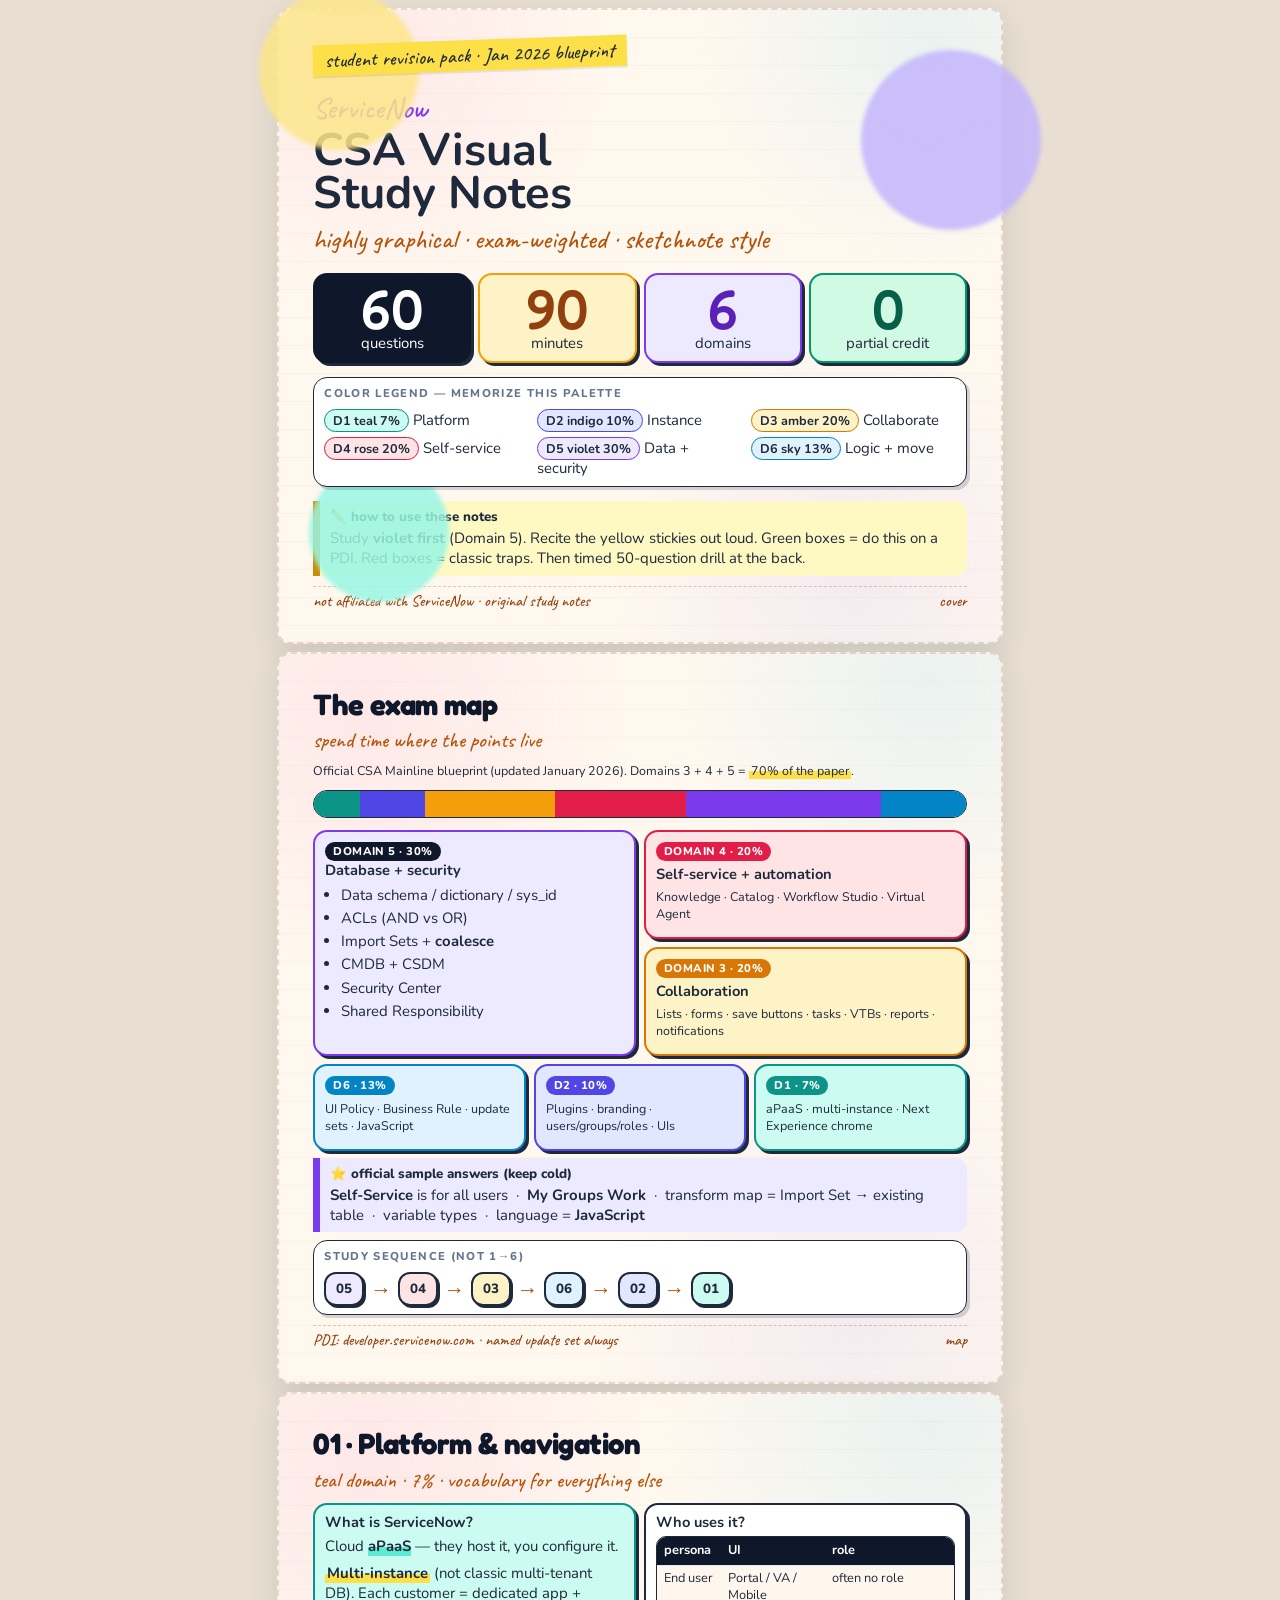
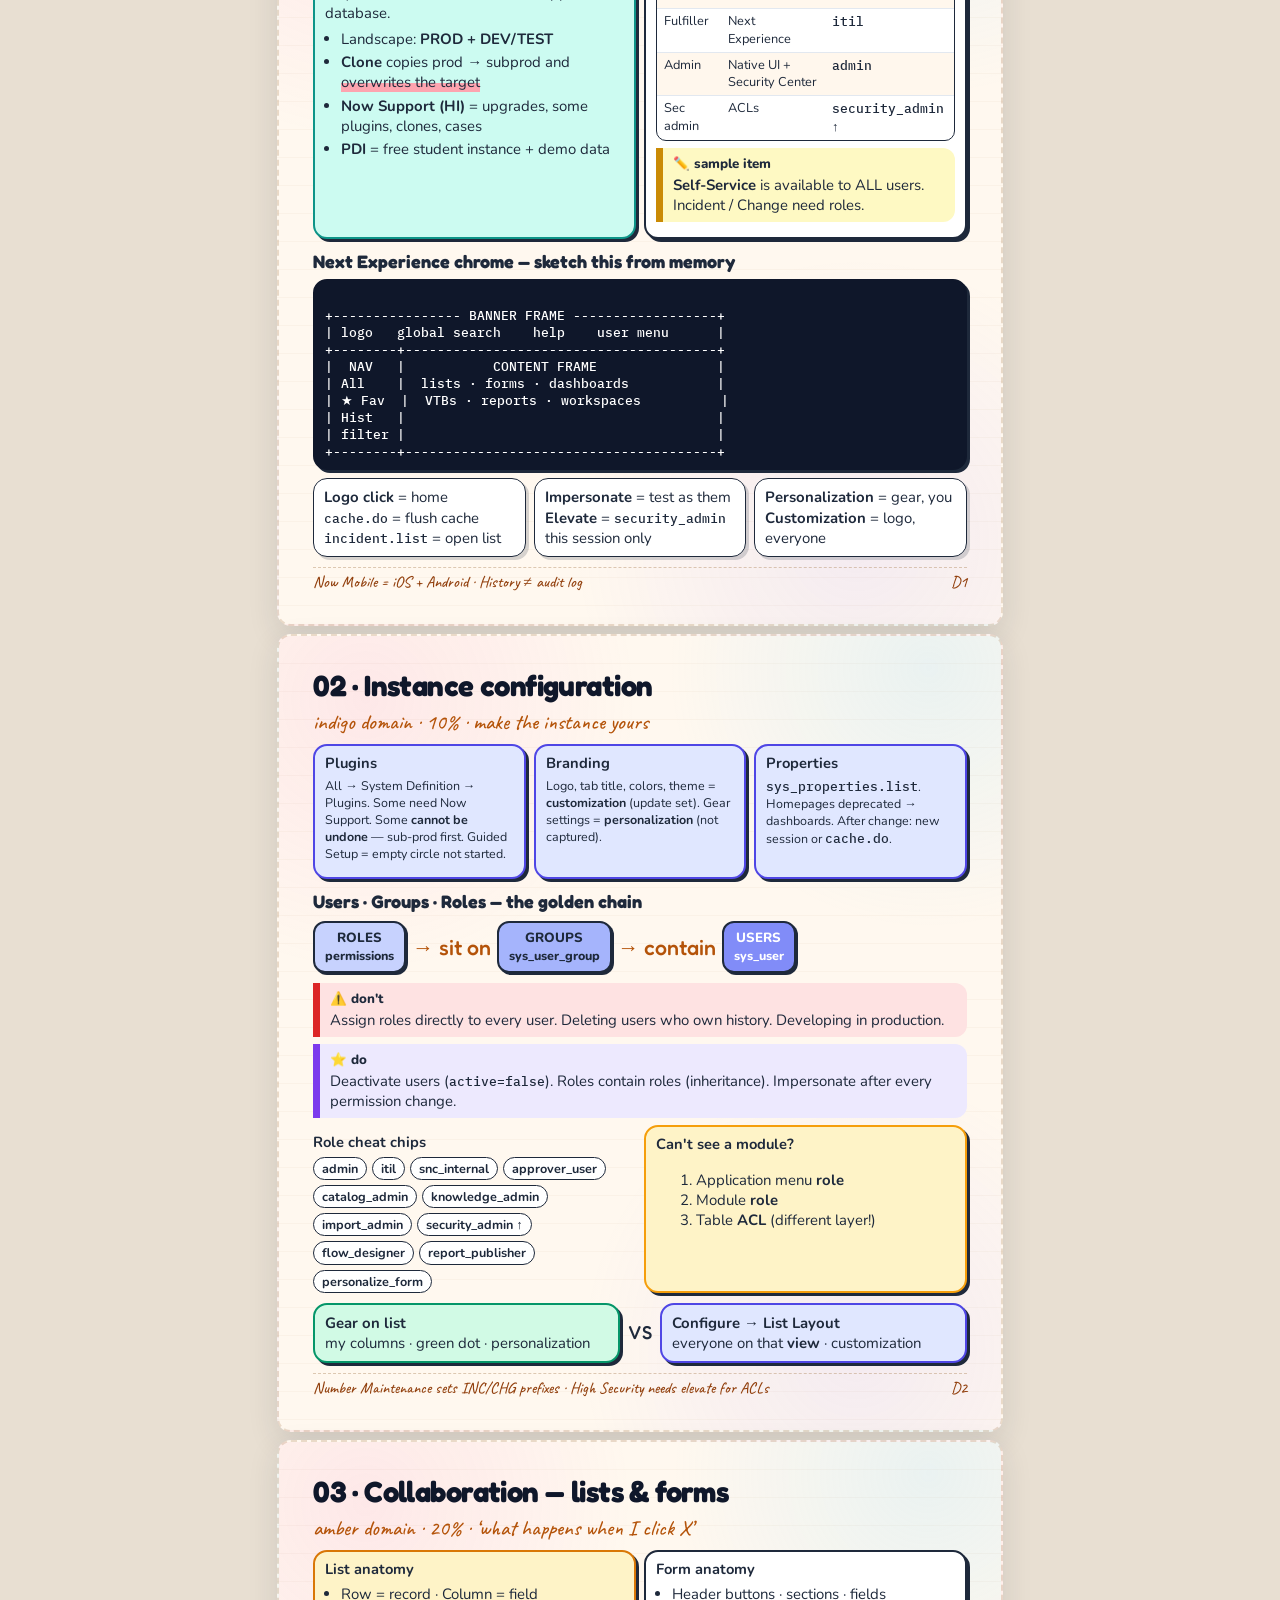
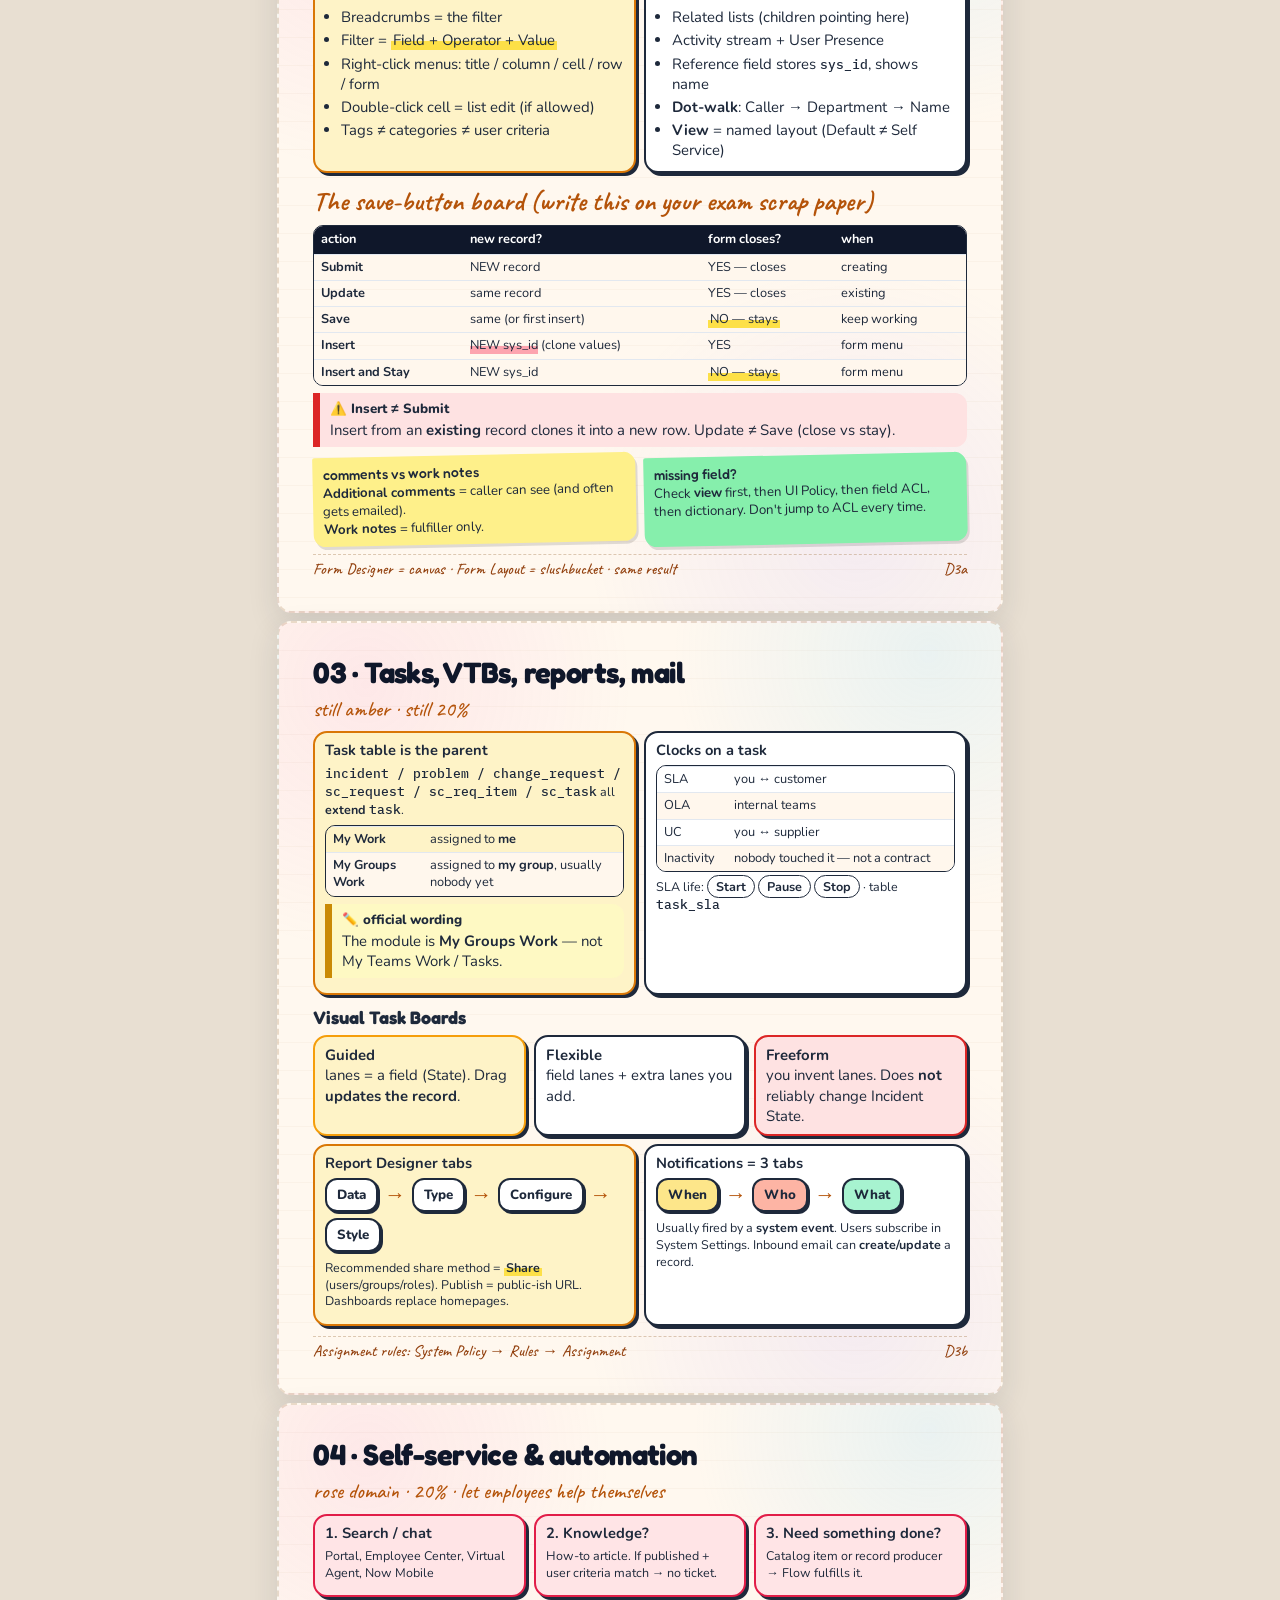
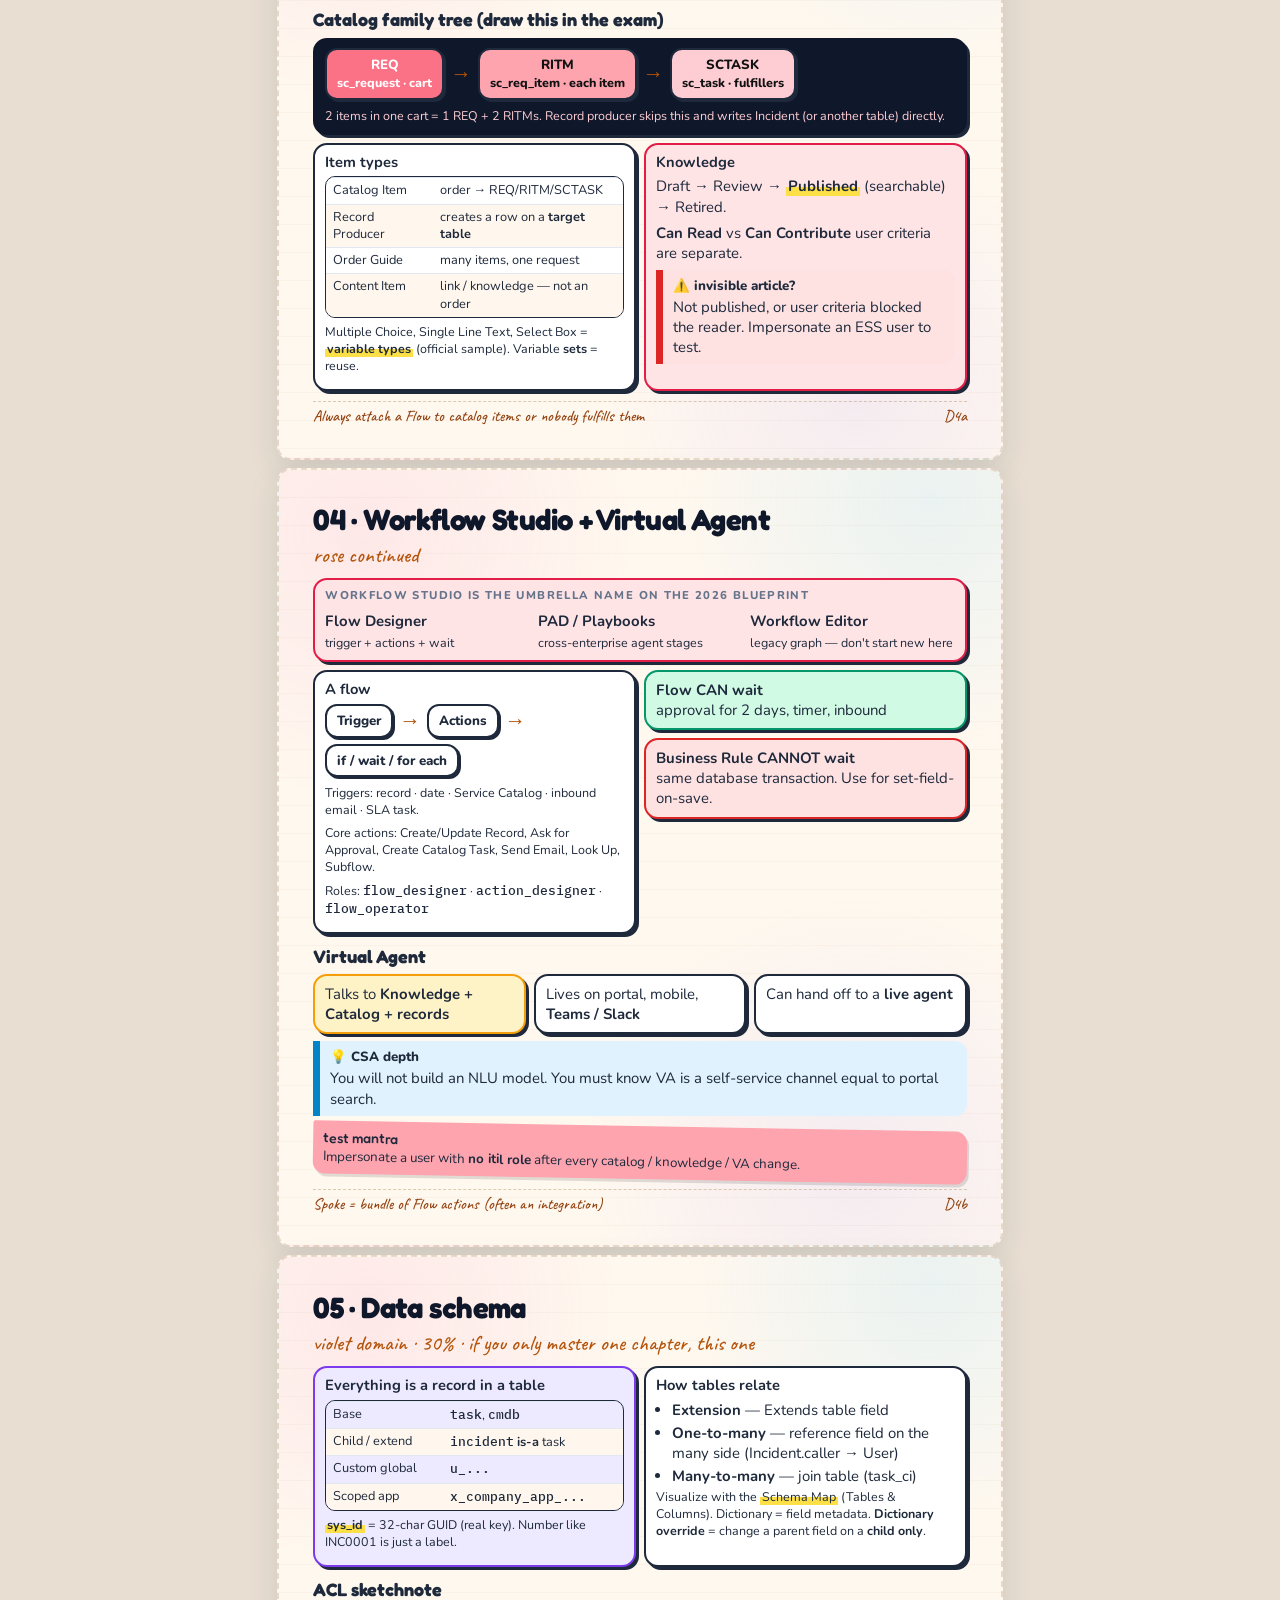
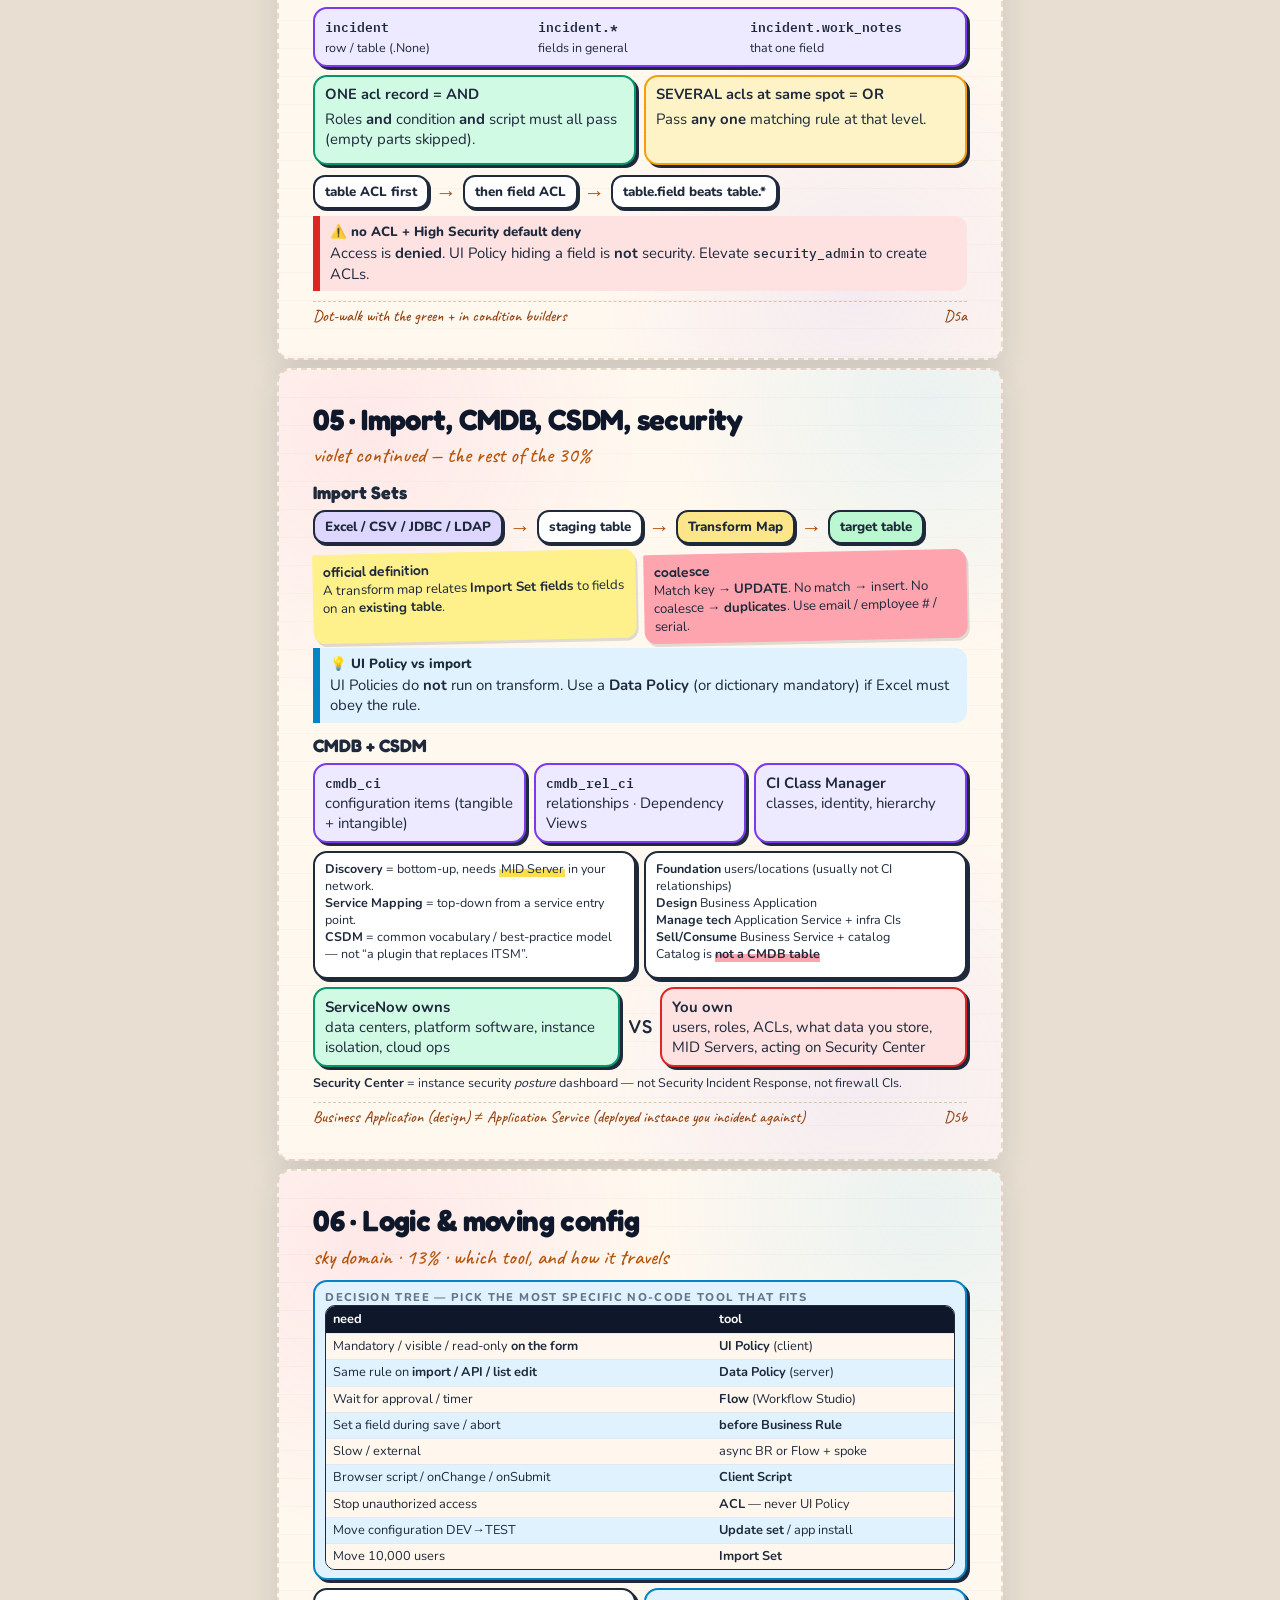
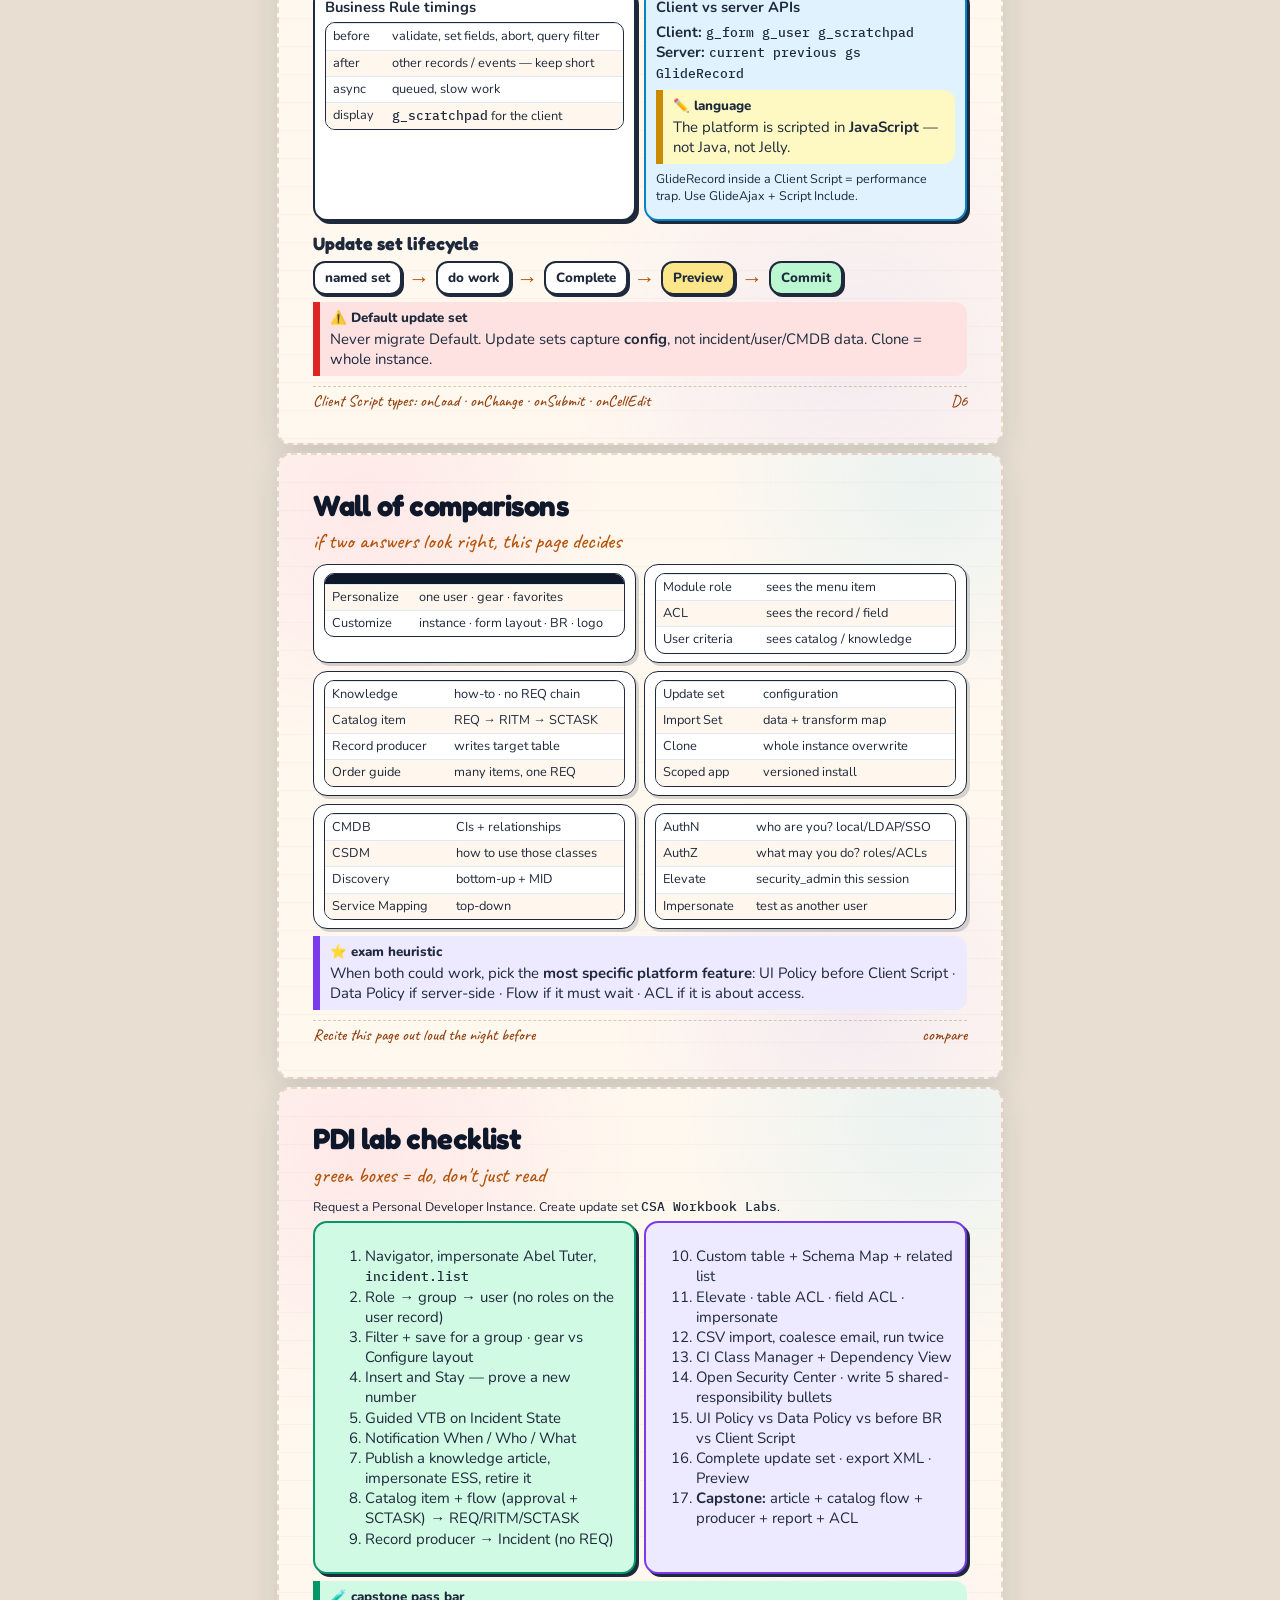
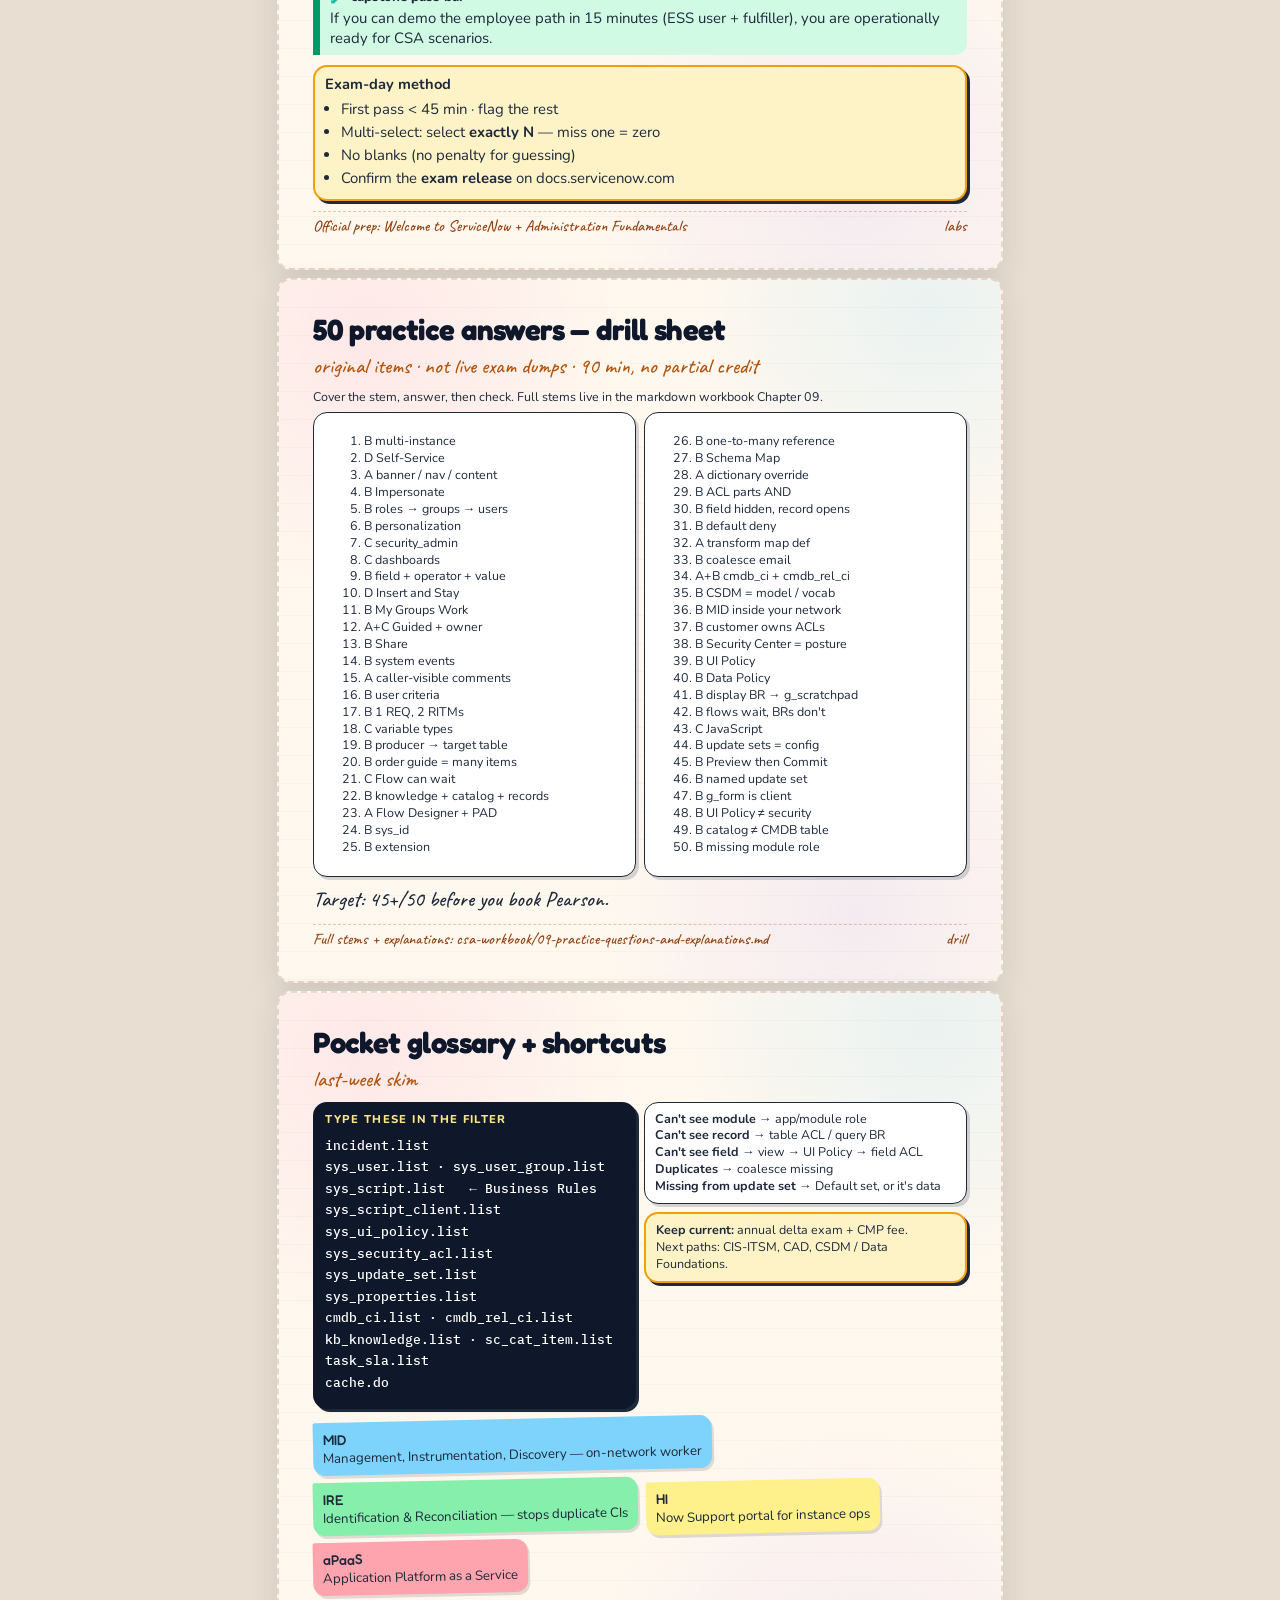
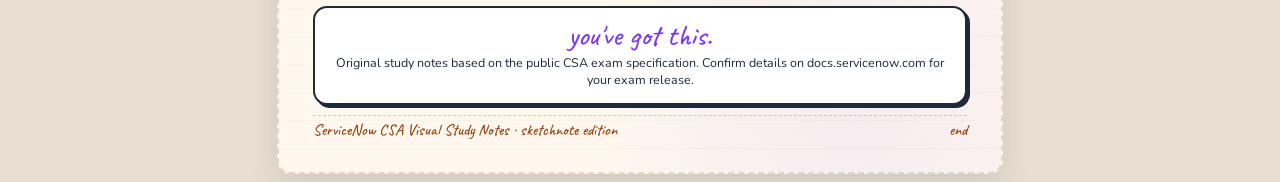
<file: csa-workbook/pdf/csa-visual-notes.html>
<!DOCTYPE html>
<html lang="en">
<head>
<meta charset="utf-8"/>
<title>ServiceNow CSA Visual Study Notes</title>
<link rel="stylesheet" href="fonts.css"/>
<style>
  :root {
    --paper: #fff8ef;
    --ink: #1e293b;
    --muted: #475569;
    --rule: #ead9c4;
    --d1: #0d9488; --d1s: #ccfbf1;
    --d2: #4f46e5; --d2s: #e0e7ff;
    --d3: #d97706; --d3s: #fef3c7;
    --d4: #e11d48; --d4s: #ffe4e6;
    --d5: #7c3aed; --d5s: #ede9fe;
    --d6: #0284c7; --d6s: #e0f2fe;
    --gold: #f59e0b;
    --trap: #dc2626;
    --ok: #059669;
  }
  * { box-sizing: border-box; }
  html, body { margin: 0; padding: 0; background: #e8dfd2; color: var(--ink);
    font-family: 'Nunito', 'Noto Sans', sans-serif; font-size: 11.2pt; line-height: 1.35; }
  @page { size: A4; margin: 9mm 9mm 11mm 9mm; }
  @media print {
    html, body { background: white; }
    .page {
      box-shadow: none; margin: 0 0 0 0; width: auto;
      min-height: 0; height: auto; overflow: visible;
      page-break-after: always; break-after: page; break-inside: auto;
    }
    .page:last-child { page-break-after: auto; break-after: auto; }
  }
  * { -webkit-print-color-adjust: exact; print-color-adjust: exact; }
  .page {
    width: 192mm; min-height: 0; margin: 8px auto; background:
      radial-gradient(circle at 12% 8%, rgba(244,114,182,.12), transparent 28%),
      radial-gradient(circle at 90% 4%, rgba(125,211,252,.16), transparent 26%),
      radial-gradient(circle at 80% 90%, rgba(167,139,250,.12), transparent 30%),
      repeating-linear-gradient(transparent, transparent 27px, rgba(234,217,196,.35) 28px),
      var(--paper);
    padding: 8mm 9mm 8mm; position: relative;
    box-shadow: 0 10px 30px rgba(30,41,59,.12); overflow: visible;
    border: 2px dashed rgba(180,140,100,.28); border-radius: 14px;
  }
  .page-head { margin: 0 0 8px; }
  .page-head h1 {
    font-family: 'Fredoka', 'Nunito', sans-serif; font-size: 22pt; margin: 0;
    letter-spacing: -.02em; color: #0f172a;
  }
  .page-sub { font-family: 'Caveat', cursive; font-size: 16pt; color: #b45309; margin: 2px 0 0; }
  h2 { font-family: 'Fredoka', sans-serif; font-size: 13.5pt; margin: 10px 0 6px; }
  h3 { font-size: 11pt; margin: 8px 0 4px; }
  p { margin: 0 0 6px; }
  .hand { font-family: 'Caveat', 'Patrick Hand', cursive; }
  .mono { font-family: 'IBM Plex Mono', ui-monospace, monospace; font-size: 9.5pt; }
  .row { display: flex; gap: 8px; align-items: stretch; }
  .wrap { display: flex; flex-wrap: wrap; gap: 8px; }
  .col { flex: 1; min-width: 0; }
  .col-2 { flex: 2; }
  .grid-2 { display: grid; grid-template-columns: 1fr 1fr; gap: 8px; }
  .grid-3 { display: grid; grid-template-columns: 1fr 1fr 1fr; gap: 8px; }
  .grid-4 { display: grid; grid-template-columns: 1fr 1fr 1fr 1fr; gap: 7px; }
  .card {
    background: #fff; border: 2px solid #1e293b; border-radius: 14px;
    padding: 8px 10px; box-shadow: 3px 3px 0 #1e293b; position: relative;
  }
  .card.soft { box-shadow: 3px 3px 0 rgba(30,41,59,.18); border-width: 1.5px; }
  .card h3 { margin-top: 0; }
  .tint-d1 { background: var(--d1s); border-color: var(--d1); }
  .tint-d2 { background: var(--d2s); border-color: var(--d2); }
  .tint-d3 { background: var(--d3s); border-color: var(--d3); }
  .tint-d4 { background: var(--d4s); border-color: var(--d4); }
  .tint-d5 { background: var(--d5s); border-color: var(--d5); }
  .tint-d6 { background: var(--d6s); border-color: var(--d6); }
  .tint-ok { background: #d1fae5; border-color: var(--ok); }
  .tint-trap { background: #fee2e2; border-color: var(--trap); }
  .tint-gold { background: #fef3c7; border-color: var(--gold); }
  .tint-ink { background: #0f172a; color: #fff; border-color: #0f172a; }
  .tint-ink h3, .tint-ink .hand { color: #fde68a; }
  .badge {
    display: inline-block; font-size: 8.5pt; font-weight: 800; padding: 2px 8px;
    border-radius: 999px; background: #0f172a; color: #fff; letter-spacing: .04em;
  }
  .weight {
    font-family: 'Fredoka', sans-serif; font-size: 28pt; line-height: 1; color: #fff;
  }
  .tape {
    display: inline-block; padding: 2px 12px; font-family: 'Caveat', cursive; font-size: 15pt;
    transform: rotate(-2deg); box-shadow: 0 2px 0 rgba(0,0,0,.08);
  }
  .tape-mint { background: #99f6e4; }
  .tape-pink { background: #fecdd3; }
  .tape-lemon { background: #fde047; }
  .tape-lilac { background: #ddd6fe; }
  .tape-sky { background: #bae6fd; }
  .sticky {
    border-radius: 2px 12px 12px 12px; padding: 8px 10px; box-shadow: 2px 3px 0 rgba(0,0,0,.12);
    transform: rotate(-1.2deg);
  }
  .sticky-yellow { background: #fef08a; }
  .sticky-pink { background: #fda4af; }
  .sticky-green { background: #86efac; }
  .sticky-blue { background: #7dd3fc; }
  .sticky-title { font-family: 'Fredoka', sans-serif; font-size: 10.5pt; }
  .sticky-body { font-size: 10pt; }
  .callout { border-left: 7px solid; padding: 7px 10px; border-radius: 0 12px 12px 0; margin: 7px 0; }
  .callout-exam { background: #fef9c3; border-color: #ca8a04; }
  .callout-trap { background: #fee2e2; border-color: #dc2626; }
  .callout-gold { background: #ede9fe; border-color: #7c3aed; }
  .callout-lab { background: #d1fae5; border-color: #059669; }
  .callout-tip { background: #e0f2fe; border-color: #0284c7; }
  .callout-kicker { font-weight: 800; font-size: 10pt; margin-bottom: 2px; }
  .chips { display: flex; flex-wrap: wrap; gap: 5px; }
  .chip {
    background: #fff; border: 1.5px solid #1e293b; border-radius: 999px;
    padding: 2px 8px; font-size: 9.5pt; font-weight: 700;
  }
  table.pretty { width: 100%; border-collapse: separate; border-spacing: 0; font-size: 9.6pt;
    overflow: hidden; border-radius: 10px; border: 1.5px solid #1e293b; }
  table.pretty th { background: #0f172a; color: #fff; text-align: left; padding: 5px 7px; }
  table.pretty td { padding: 4px 7px; border-top: 1px solid #e2e8f0; vertical-align: top; }
  table.pretty tr:nth-child(even) td { background: #fff7ed; }
  ul.tight { margin: 0; padding-left: 16px; }
  ul.tight li { margin: 0 0 3px; }
  .flow { display: flex; align-items: center; gap: 6px; flex-wrap: wrap; }
  .flow .node {
    background: #fff; border: 2px solid #1e293b; border-radius: 12px; padding: 6px 10px;
    font-weight: 800; font-size: 10pt; text-align: center; box-shadow: 2px 2px 0 #1e293b;
  }
  .arrow { font-size: 16pt; color: #b45309; font-family: 'Fredoka', sans-serif; }
  .hl { background: linear-gradient(transparent 55%, #fde047 55%); padding: 0 2px; }
  .hl-pink { background: linear-gradient(transparent 55%, #fda4af 55%); }
  .hl-mint { background: linear-gradient(transparent 55%, #5eead4 55%); }
  .footer-note {
    font-family: 'Caveat', cursive; font-size: 12pt; color: #92400e;
    display: flex; justify-content: space-between; margin-top: 10px;
    border-top: 1px dashed rgba(180,140,100,.45); padding-top: 4px;
  }
  .cover-blob { position: absolute; border-radius: 50%; filter: blur(2px); opacity: .85; }
  .big-num { font-family: 'Fredoka', sans-serif; font-size: 42pt; line-height: .9; }
  .bar { height: 18px; border-radius: 999px; border: 1.5px solid #1e293b; display: flex; overflow: hidden; }
  .bar span { display: block; height: 100%; }
  .eq { display: grid; grid-template-columns: 1fr 28px 1fr; gap: 6px; align-items: stretch; }
  .eq .vs { font-family: 'Fredoka'; font-size: 14pt; display: flex; align-items: center; justify-content: center; }
  .mini { font-size: 9.4pt; }
  .sketch-arrow { width: 100%; height: 18px; }
  .donut-wrap { text-align: center; }
  .kicker { font-size: 8.5pt; font-weight: 800; letter-spacing: .12em; text-transform: uppercase; color: #64748b; }
  svg.icon { vertical-align: -2px; }
</style>
</head>
<body>
<section class="page cover">
  <div class="cover-blob" style="width:160px;height:160px;background:#fde68a;top:-20px;left:-20px;"></div>
  <div class="cover-blob" style="width:180px;height:180px;background:#c4b5fd;top:40px;right:-40px;"></div>
  <div class="cover-blob" style="width:140px;height:140px;background:#99f6e4;bottom:40px;left:30px;"></div>
  <span class="tape tape-lemon">student revision pack  ·  Jan 2026 blueprint</span>
  <p class="hand" style="font-size:22pt;margin:18px 0 0;color:#7c3aed;">ServiceNow</p>
  <h1 style="font-size:34pt;line-height:.95;margin:0 0 6px;">CSA Visual<br>Study Notes</h1>
  <p class="hand" style="font-size:20pt;color:#b45309;margin:0 0 16px;">highly graphical · exam-weighted · sketchnote style</p>
  <div class="grid-4">
    <div class="card tint-ink" style="text-align:center;"><div class="big-num">60</div><div>questions</div></div>
    <div class="card tint-gold" style="text-align:center;"><div class="big-num" style="color:#92400e;">90</div><div>minutes</div></div>
    <div class="card tint-d5" style="text-align:center;"><div class="big-num" style="color:#5b21b6;">6</div><div>domains</div></div>
    <div class="card tint-ok" style="text-align:center;"><div class="big-num" style="color:#065f46;">0</div><div>partial credit</div></div>
  </div>
  <div class="card soft" style="margin-top:14px;">
    <div class="kicker">color legend — memorize this palette</div>
    <div class="grid-3" style="margin-top:8px;">
      <div><span class="chip" style="background:#ccfbf1;border-color:#0d9488;">D1 teal 7%</span> Platform</div>
      <div><span class="chip" style="background:#e0e7ff;border-color:#4f46e5;">D2 indigo 10%</span> Instance</div>
      <div><span class="chip" style="background:#fef3c7;border-color:#d97706;">D3 amber 20%</span> Collaborate</div>
      <div><span class="chip" style="background:#ffe4e6;border-color:#e11d48;">D4 rose 20%</span> Self-service</div>
      <div><span class="chip" style="background:#ede9fe;border-color:#7c3aed;">D5 violet 30%</span> Data + security</div>
      <div><span class="chip" style="background:#e0f2fe;border-color:#0284c7;">D6 sky 13%</span> Logic + move</div>
    </div>
  </div>
  <div class="callout callout-exam" style="margin-top:14px;">
    <div class="callout-kicker">✏️ how to use these notes</div>
    Study <b>violet first</b> (Domain 5). Recite the yellow stickies out loud. Green boxes = do this on a PDI.
    Red boxes = classic traps. Then timed 50-question drill at the back.
  </div>
  <div class="footer-note"><span>not affiliated with ServiceNow · original study notes</span><span>cover</span></div>
</section><section class="page ">
  <div class="page-head"><h1>The exam map</h1><p class="page-sub">spend time where the points live</p></div>
  <p class="mini">Official CSA Mainline blueprint (updated January 2026). Domains 3 + 4 + 5 = <span class="hl">70% of the paper</span>.</p>
  <div class="bar" style="margin:10px 0 12px;height:28px;">
    <span style="width:7%;background:#0d9488;" title="D1"></span>
    <span style="width:10%;background:#4f46e5;"></span>
    <span style="width:20%;background:#f59e0b;"></span>
    <span style="width:20%;background:#e11d48;"></span>
    <span style="width:30%;background:#7c3aed;"></span>
    <span style="width:13%;background:#0284c7;"></span>
  </div>
  <div class="grid-2">
    <div class="card tint-d5">
      <div class="badge">DOMAIN 5 · 30%</div>
      <h3>Database + security</h3>
      <ul class="tight">
        <li>Data schema / dictionary / sys_id</li>
        <li>ACLs (AND vs OR)</li>
        <li>Import Sets + <b>coalesce</b></li>
        <li>CMDB + CSDM</li>
        <li>Security Center</li>
        <li>Shared Responsibility</li>
      </ul>
    </div>
    <div>
      <div class="card tint-d4" style="margin-bottom:8px;">
        <div class="badge" style="background:#e11d48;">DOMAIN 4 · 20%</div>
        <h3 style="margin:4px 0;">Self-service + automation</h3>
        <p class="mini">Knowledge · Catalog · Workflow Studio · Virtual Agent</p>
      </div>
      <div class="card tint-d3">
        <div class="badge" style="background:#d97706;">DOMAIN 3 · 20%</div>
        <h3 style="margin:4px 0;">Collaboration</h3>
        <p class="mini">Lists · forms · save buttons · tasks · VTBs · reports · notifications</p>
      </div>
    </div>
  </div>
  <div class="grid-3" style="margin-top:8px;">
    <div class="card tint-d6"><div class="badge" style="background:#0284c7;">D6 · 13%</div><p class="mini" style="margin-top:6px;">UI Policy · Business Rule · update sets · JavaScript</p></div>
    <div class="card tint-d2"><div class="badge" style="background:#4f46e5;">D2 · 10%</div><p class="mini" style="margin-top:6px;">Plugins · branding · users/groups/roles · UIs</p></div>
    <div class="card tint-d1"><div class="badge" style="background:#0d9488;">D1 · 7%</div><p class="mini" style="margin-top:6px;">aPaaS · multi-instance · Next Experience chrome</p></div>
  </div>
  <div class="callout callout-gold">
      <div class="callout-kicker">⭐ official sample answers (keep cold)</div>
      <div><b>Self-Service</b> is for all users &nbsp;·&nbsp; <b>My Groups Work</b> &nbsp;·&nbsp; transform map = Import Set → existing table &nbsp;·&nbsp; variable types &nbsp;·&nbsp; language = <b>JavaScript</b></div>
    </div>
  <div class="card soft" style="margin-top:8px;">
    <div class="kicker">study sequence (not 1→6)</div>
    <div class="flow" style="margin-top:8px;">
      <div class="node" style="background:#ede9fe;">05</div><span class="arrow">→</span>
      <div class="node" style="background:#ffe4e6;">04</div><span class="arrow">→</span>
      <div class="node" style="background:#fef3c7;">03</div><span class="arrow">→</span>
      <div class="node" style="background:#e0f2fe;">06</div><span class="arrow">→</span>
      <div class="node" style="background:#e0e7ff;">02</div><span class="arrow">→</span>
      <div class="node" style="background:#ccfbf1;">01</div>
    </div>
  </div>
  <div class="footer-note"><span>PDI: developer.servicenow.com · named update set always</span><span>map</span></div>
</section><section class="page ">
  <div class="page-head"><h1>01  ·  Platform & navigation</h1><p class="page-sub">teal domain · 7% · vocabulary for everything else</p></div>
  <div class="grid-2">
    <div class="card tint-d1">
      <h3>What is ServiceNow?</h3>
      <p>Cloud <span class="hl-mint"><b>aPaaS</b></span> — they host it, you configure it.</p>
      <p><span class="hl"><b>Multi-instance</b></span> (not classic multi-tenant DB). Each customer = dedicated app + database.</p>
      <ul class="tight">
        <li>Landscape: <b>PROD + DEV/TEST</b></li>
        <li><b>Clone</b> copies prod → subprod and <span class="hl-pink">overwrites the target</span></li>
        <li><b>Now Support (HI)</b> = upgrades, some plugins, clones, cases</li>
        <li><b>PDI</b> = free student instance + demo data</li>
      </ul>
    </div>
    <div class="card">
      <h3>Who uses it?</h3>
      <table class="pretty"><tr><th>persona</th><th>UI</th><th>role</th></tr><tr><td>End user</td><td>Portal / VA / Mobile</td><td>often no role</td></tr><tr><td>Fulfiller</td><td>Next Experience</td><td><span class='mono'>itil</span></td></tr><tr><td>Admin</td><td>Native UI + Security Center</td><td><span class='mono'>admin</span></td></tr><tr><td>Sec admin</td><td>ACLs</td><td><span class='mono'>security_admin</span> ↑</td></tr></table>
      <div class="callout callout-exam">
      <div class="callout-kicker">✏️ sample item</div>
      <div><b>Self-Service</b> is available to ALL users. Incident / Change need roles.</div>
    </div>
    </div>
  </div>
  <h2>Next Experience chrome — sketch this from memory</h2>
  <div class="card tint-ink" style="font-family:IBM Plex Mono,monospace;font-size:9.5pt;white-space:pre;line-height:1.35;">
+---------------- BANNER FRAME ------------------+
| logo   global search    help    user menu      |
+--------+---------------------------------------+
|  NAV   |           CONTENT FRAME               |
| All    |  lists · forms · dashboards           |
| ★ Fav  |  VTBs · reports · workspaces          |
| Hist   |                                       |
| filter |                                       |
+--------+---------------------------------------+</div>
  <div class="grid-3" style="margin-top:8px;">
    <div class="card soft"><b>Logo click</b> = home<br><span class="mono">cache.do</span> = flush cache<br><span class="mono">incident.list</span> = open list</div>
    <div class="card soft"><b>Impersonate</b> = test as them<br><b>Elevate</b> = <span class="mono">security_admin</span> this session only</div>
    <div class="card soft"><b>Personalization</b> = gear, you<br><b>Customization</b> = logo, everyone</div>
  </div>
  <div class="footer-note"><span>Now Mobile = iOS + Android · History ≠ audit log</span><span>D1</span></div>
</section><section class="page ">
  <div class="page-head"><h1>02  ·  Instance configuration</h1><p class="page-sub">indigo domain · 10% · make the instance yours</p></div>
  <div class="grid-3">
    <div class="card tint-d2"><h3>Plugins</h3>
      <p class="mini">All → System Definition → Plugins. Some need Now Support. Some <b>cannot be undone</b> — sub-prod first. Guided Setup = empty circle not started.</p></div>
    <div class="card tint-d2"><h3>Branding</h3>
      <p class="mini">Logo, tab title, colors, theme = <b>customization</b> (update set). Gear settings = <b>personalization</b> (not captured).</p></div>
    <div class="card tint-d2"><h3>Properties</h3>
      <p class="mini"><span class="mono">sys_properties.list</span>. Homepages deprecated → dashboards. After change: new session or <span class="mono">cache.do</span>.</p></div>
  </div>
  <h2>Users · Groups · Roles — the golden chain</h2>
  <div class="flow" style="margin:8px 0 10px;">
    <div class="node" style="background:#c7d2fe;">ROLES<br><span class="mini">permissions</span></div>
    <span class="arrow">→ sit on</span>
    <div class="node" style="background:#a5b4fc;">GROUPS<br><span class="mini">sys_user_group</span></div>
    <span class="arrow">→ contain</span>
    <div class="node" style="background:#818cf8;color:#fff;">USERS<br><span class="mini">sys_user</span></div>
  </div>
  <div class="callout callout-trap">
      <div class="callout-kicker">⚠️ don't</div>
      <div>Assign roles directly to every user. Deleting users who own history. Developing in production.</div>
    </div>
  <div class="callout callout-gold">
      <div class="callout-kicker">⭐ do</div>
      <div>Deactivate users (<span class='mono'>active=false</span>). Roles contain roles (inheritance). Impersonate after every permission change.</div>
    </div>
  <div class="grid-2">
    <div>
      <h3>Role cheat chips</h3>
      <div class="chips"><span class="chip">admin</span><span class="chip">itil</span><span class="chip">snc_internal</span><span class="chip">approver_user</span><span class="chip">catalog_admin</span><span class="chip">knowledge_admin</span><span class="chip">import_admin</span><span class="chip">security_admin ↑</span><span class="chip">flow_designer</span><span class="chip">report_publisher</span><span class="chip">personalize_form</span></div>
    </div>
    <div class="card tint-gold">
      <h3>Can't see a module?</h3>
      <ol class="tight">
        <li>Application menu <b>role</b></li>
        <li>Module <b>role</b></li>
        <li>Table <b>ACL</b> (different layer!)</li>
      </ol>
    </div>
  </div>
  <div class="eq" style="margin-top:10px;">
    <div class="card tint-ok"><b>Gear on list</b><br>my columns · green dot · personalization</div>
    <div class="vs">VS</div>
    <div class="card tint-d2"><b>Configure → List Layout</b><br>everyone on that <b>view</b> · customization</div>
  </div>
  <div class="footer-note"><span>Number Maintenance sets INC/CHG prefixes · High Security needs elevate for ACLs</span><span>D2</span></div>
</section><section class="page ">
  <div class="page-head"><h1>03  ·  Collaboration — lists & forms</h1><p class="page-sub">amber domain · 20% · ‘what happens when I click X’</p></div>
  <div class="grid-2">
    <div class="card tint-d3">
      <h3>List anatomy</h3>
      <ul class="tight">
        <li>Row = record · Column = field</li>
        <li>Breadcrumbs = the filter</li>
        <li>Filter = <span class="hl">Field + Operator + Value</span></li>
        <li>Right-click menus: title / column / cell / row / form</li>
        <li>Double-click cell = list edit (if allowed)</li>
        <li>Tags ≠ categories ≠ user criteria</li>
      </ul>
    </div>
    <div class="card">
      <h3>Form anatomy</h3>
      <ul class="tight">
        <li>Header buttons · sections · fields</li>
        <li>Related lists (children pointing here)</li>
        <li>Activity stream + User Presence</li>
        <li>Reference field stores <span class="mono">sys_id</span>, shows name</li>
        <li><b>Dot-walk</b>: Caller → Department → Name</li>
        <li><b>View</b> = named layout (Default ≠ Self Service)</li>
      </ul>
    </div>
  </div>
  <h2 class="hand" style="font-size:20pt;color:#b45309;">The save-button board  (write this on your exam scrap paper)</h2>
  <table class="pretty"><tr><th>action</th><th>new record?</th><th>form closes?</th><th>when</th></tr><tr><td><b>Submit</b></td><td>NEW record</td><td>YES — closes</td><td>creating</td></tr><tr><td><b>Update</b></td><td>same record</td><td>YES — closes</td><td>existing</td></tr><tr><td><b>Save</b></td><td>same (or first insert)</td><td><span class='hl'>NO — stays</span></td><td>keep working</td></tr><tr><td><b>Insert</b></td><td><span class='hl-pink'>NEW sys_id</span> (clone values)</td><td>YES</td><td>form menu</td></tr><tr><td><b>Insert and Stay</b></td><td>NEW sys_id</td><td><span class='hl'>NO — stays</span></td><td>form menu</td></tr></table>
  <div class="callout callout-trap">
      <div class="callout-kicker">⚠️ Insert ≠ Submit</div>
      <div>Insert from an <b>existing</b> record clones it into a new row. Update ≠ Save (close vs stay).</div>
    </div>
  <div class="grid-2" style="margin-top:8px;">
    <div class="sticky sticky-yellow"><div class="sticky-title">comments vs work notes</div>
      <div class="sticky-body"><b>Additional comments</b> = caller can see (and often gets emailed).<br><b>Work notes</b> = fulfiller only.</div></div>
    <div class="sticky sticky-green"><div class="sticky-title">missing field?</div>
      <div class="sticky-body">Check <b>view</b> first, then UI Policy, then field ACL, then dictionary. Don't jump to ACL every time.</div></div>
  </div>
  <div class="footer-note"><span>Form Designer = canvas · Form Layout = slushbucket · same result</span><span>D3a</span></div>
</section><section class="page ">
  <div class="page-head"><h1>03  ·  Tasks, VTBs, reports, mail</h1><p class="page-sub">still amber · still 20%</p></div>
  <div class="grid-2">
    <div class="card tint-d3">
      <h3>Task table is the parent</h3>
      <p class="mini"><span class="mono">incident / problem / change_request / sc_request / sc_req_item / sc_task</span> all <b>extend</b> <span class="mono">task</span>.</p>
      <table class="pretty"><tr><td><b>My Work</b></td><td>assigned to <b>me</b></td></tr><tr><td><b>My Groups Work</b></td><td>assigned to <b>my group</b>, usually nobody yet</td></tr></table>
      <div class="callout callout-exam">
      <div class="callout-kicker">✏️ official wording</div>
      <div>The module is <b>My Groups Work</b> — not My Teams Work / Tasks.</div>
    </div>
    </div>
    <div class="card">
      <h3>Clocks on a task</h3>
      <table class="pretty"><tr><td>SLA</td><td>you ↔ customer</td></tr><tr><td>OLA</td><td>internal teams</td></tr><tr><td>UC</td><td>you ↔ supplier</td></tr><tr><td>Inactivity</td><td>nobody touched it — not a contract</td></tr></table>
      <p class="mini" style="margin-top:6px;">SLA life: <span class="chip">Start</span> <span class="chip">Pause</span> <span class="chip">Stop</span> · table <span class="mono">task_sla</span></p>
    </div>
  </div>
  <h2>Visual Task Boards</h2>
  <div class="grid-3">
    <div class="card tint-gold"><b>Guided</b><br>lanes = a field (State). Drag <b>updates the record</b>.</div>
    <div class="card"><b>Flexible</b><br>field lanes + extra lanes you add.</div>
    <div class="card tint-trap"><b>Freeform</b><br>you invent lanes. Does <b>not</b> reliably change Incident State.</div>
  </div>
  <div class="grid-2" style="margin-top:8px;">
    <div class="card tint-d3">
      <h3>Report Designer tabs</h3>
      <div class="flow">
        <div class="node">Data</div><span class="arrow">→</span>
        <div class="node">Type</div><span class="arrow">→</span>
        <div class="node">Configure</div><span class="arrow">→</span>
        <div class="node">Style</div>
      </div>
      <p class="mini" style="margin-top:8px;">Recommended share method = <span class="hl"><b>Share</b></span> (users/groups/roles). Publish = public-ish URL. Dashboards replace homepages.</p>
    </div>
    <div class="card">
      <h3>Notifications = 3 tabs</h3>
      <div class="flow">
        <div class="node" style="background:#fde68a;">When</div><span class="arrow">→</span>
        <div class="node" style="background:#fdb4a4;">Who</div><span class="arrow">→</span>
        <div class="node" style="background:#a7f3d0;">What</div>
      </div>
      <p class="mini" style="margin-top:8px;">Usually fired by a <b>system event</b>. Users subscribe in System Settings. Inbound email can <b>create/update</b> a record.</p>
    </div>
  </div>
  <div class="footer-note"><span>Assignment rules: System Policy → Rules → Assignment</span><span>D3b</span></div>
</section><section class="page ">
  <div class="page-head"><h1>04  ·  Self-service & automation</h1><p class="page-sub">rose domain · 20% · let employees help themselves</p></div>
  <div class="grid-3">
    <div class="card tint-d4"><h3>1. Search / chat</h3><p class="mini">Portal, Employee Center, Virtual Agent, Now Mobile</p></div>
    <div class="card tint-d4"><h3>2. Knowledge?</h3><p class="mini">How-to article. If published + user criteria match → no ticket.</p></div>
    <div class="card tint-d4"><h3>3. Need something done?</h3><p class="mini">Catalog item or record producer → Flow fulfills it.</p></div>
  </div>
  <h2>Catalog family tree  (draw this in the exam)</h2>
  <div class="card tint-ink" style="margin-bottom:8px;">
    <div class="flow">
      <div class="node" style="background:#fb7185;">REQ<br><span class="mini">sc_request · cart</span></div>
      <span class="arrow">→</span>
      <div class="node" style="background:#fda4af;color:#111;">RITM<br><span class="mini">sc_req_item · each item</span></div>
      <span class="arrow">→</span>
      <div class="node" style="background:#fecdd3;color:#111;">SCTASK<br><span class="mini">sc_task · fulfillers</span></div>
    </div>
    <p class="mini" style="margin:8px 0 0;color:#fecdd3;">2 items in one cart = 1 REQ + 2 RITMs. Record producer skips this and writes Incident (or another table) directly.</p>
  </div>
  <div class="grid-2">
    <div class="card">
      <h3>Item types</h3>
      <table class="pretty"><tr><td>Catalog Item</td><td>order → REQ/RITM/SCTASK</td></tr><tr><td>Record Producer</td><td>creates a row on a <b>target table</b></td></tr><tr><td>Order Guide</td><td>many items, one request</td></tr><tr><td>Content Item</td><td>link / knowledge — not an order</td></tr></table>
      <p class="mini" style="margin-top:6px;">Multiple Choice, Single Line Text, Select Box = <span class="hl"><b>variable types</b></span> (official sample). Variable <b>sets</b> = reuse.</p>
    </div>
    <div class="card tint-d4">
      <h3>Knowledge</h3>
      <p>Draft → Review → <span class="hl"><b>Published</b></span> (searchable) → Retired.</p>
      <p><b>Can Read</b> vs <b>Can Contribute</b> user criteria are separate.</p>
      <div class="callout callout-trap">
      <div class="callout-kicker">⚠️ invisible article?</div>
      <div>Not published, or user criteria blocked the reader. Impersonate an ESS user to test.</div>
    </div>
    </div>
  </div>
  <div class="footer-note"><span>Always attach a Flow to catalog items or nobody fulfills them</span><span>D4a</span></div>
</section><section class="page ">
  <div class="page-head"><h1>04  ·  Workflow Studio + Virtual Agent</h1><p class="page-sub">rose continued</p></div>
  <div class="card tint-d4" style="margin-bottom:8px;">
    <div class="kicker">Workflow Studio is the umbrella name on the 2026 blueprint</div>
    <div class="grid-3" style="margin-top:8px;">
      <div><b>Flow Designer</b><br><span class="mini">trigger + actions + wait</span></div>
      <div><b>PAD / Playbooks</b><br><span class="mini">cross-enterprise agent stages</span></div>
      <div><b>Workflow Editor</b><br><span class="mini">legacy graph — don't start new here</span></div>
    </div>
  </div>
  <div class="grid-2">
    <div class="card">
      <h3>A flow</h3>
      <div class="flow">
        <div class="node">Trigger</div><span class="arrow">→</span>
        <div class="node">Actions</div><span class="arrow">→</span>
        <div class="node">if / wait / for each</div>
      </div>
      <p class="mini" style="margin-top:8px;">Triggers: record · date · Service Catalog · inbound email · SLA task.</p>
      <p class="mini">Core actions: Create/Update Record, Ask for Approval, Create Catalog Task, Send Email, Look Up, Subflow.</p>
      <p class="mini">Roles: <span class="mono">flow_designer</span> · <span class="mono">action_designer</span> · <span class="mono">flow_operator</span></p>
    </div>
    <div class="eq" style="display:block;">
      <div class="card tint-ok" style="margin-bottom:8px;"><b>Flow CAN wait</b><br>approval for 2 days, timer, inbound</div>
      <div class="card tint-trap"><b>Business Rule CANNOT wait</b><br>same database transaction. Use for set-field-on-save.</div>
    </div>
  </div>
  <h2>Virtual Agent</h2>
  <div class="grid-3">
    <div class="card tint-gold">Talks to <b>Knowledge + Catalog + records</b></div>
    <div class="card">Lives on portal, mobile, <b>Teams / Slack</b></div>
    <div class="card">Can hand off to a <b>live agent</b></div>
  </div>
  <div class="callout callout-tip">
      <div class="callout-kicker">💡 CSA depth</div>
      <div>You will not build an NLU model. You must know VA is a self-service channel equal to portal search.</div>
    </div>
  <div class="sticky sticky-pink" style="margin-top:10px;transform:rotate(1deg);">
    <div class="sticky-title">test mantra</div>
    <div class="sticky-body">Impersonate a user with <b>no itil role</b> after every catalog / knowledge / VA change.</div>
  </div>
  <div class="footer-note"><span>Spoke = bundle of Flow actions (often an integration)</span><span>D4b</span></div>
</section><section class="page ">
  <div class="page-head"><h1>05  ·  Data schema</h1><p class="page-sub">violet domain · 30% · if you only master one chapter, this one</p></div>
  <div class="grid-2">
    <div class="card tint-d5">
      <h3>Everything is a record in a table</h3>
      <table class="pretty"><tr><td>Base</td><td><span class='mono'>task</span>, <span class='mono'>cmdb</span></td></tr><tr><td>Child / extend</td><td><span class='mono'>incident</span> <b>is-a</b> task</td></tr><tr><td>Custom global</td><td><span class='mono'>u_...</span></td></tr><tr><td>Scoped app</td><td><span class='mono'>x_company_app_...</span></td></tr></table>
      <p class="mini" style="margin-top:6px;"><span class="hl"><b>sys_id</b></span> = 32-char GUID (real key). Number like INC0001 is just a label.</p>
    </div>
    <div class="card">
      <h3>How tables relate</h3>
      <ul class="tight">
        <li><b>Extension</b> — Extends table field</li>
        <li><b>One-to-many</b> — reference field on the many side (Incident.caller → User)</li>
        <li><b>Many-to-many</b> — join table (task_ci)</li>
      </ul>
      <p class="mini">Visualize with the <span class="hl">Schema Map</span> (Tables & Columns). Dictionary = field metadata. <b>Dictionary override</b> = change a parent field on a <b>child only</b>.</p>
    </div>
  </div>
  <h2>ACL sketchnote</h2>
  <div class="card tint-d5">
    <div class="grid-3">
      <div><b class="mono">incident</b><br><span class="mini">row / table (.None)</span></div>
      <div><b class="mono">incident.*</b><br><span class="mini">fields in general</span></div>
      <div><b class="mono">incident.work_notes</b><br><span class="mini">that one field</span></div>
    </div>
  </div>
  <div class="grid-2" style="margin-top:8px;">
    <div class="card tint-ok">
      <h3>ONE acl record = AND</h3>
      <p>Roles <b>and</b> condition <b>and</b> script must all pass (empty parts skipped).</p>
    </div>
    <div class="card tint-gold">
      <h3>SEVERAL acls at same spot = OR</h3>
      <p>Pass <b>any one</b> matching rule at that level.</p>
    </div>
  </div>
  <div class="flow" style="margin-top:10px;">
    <div class="node">table ACL first</div><span class="arrow">→</span>
    <div class="node">then field ACL</div><span class="arrow">→</span>
    <div class="node">table.field beats table.*</div>
  </div>
  <div class="callout callout-trap">
      <div class="callout-kicker">⚠️ no ACL + High Security default deny</div>
      <div>Access is <b>denied</b>. UI Policy hiding a field is <b>not</b> security. Elevate <span class='mono'>security_admin</span> to create ACLs.</div>
    </div>
  <div class="footer-note"><span>Dot-walk with the green + in condition builders</span><span>D5a</span></div>
</section><section class="page ">
  <div class="page-head"><h1>05  ·  Import, CMDB, CSDM, security</h1><p class="page-sub">violet continued — the rest of the 30%</p></div>
  <h2>Import Sets</h2>
  <div class="flow" style="margin-bottom:8px;">
    <div class="node" style="background:#ddd6fe;">Excel / CSV / JDBC / LDAP</div><span class="arrow">→</span>
    <div class="node">staging table</div><span class="arrow">→</span>
    <div class="node" style="background:#fde68a;">Transform Map</div><span class="arrow">→</span>
    <div class="node" style="background:#bbf7d0;">target table</div>
  </div>
  <div class="grid-2">
    <div class="sticky sticky-yellow"><div class="sticky-title">official definition</div>
      <div class="sticky-body">A transform map relates <b>Import Set fields</b> to fields on an <b>existing table</b>.</div></div>
    <div class="sticky sticky-pink"><div class="sticky-title">coalesce</div>
      <div class="sticky-body">Match key → <b>UPDATE</b>. No match → insert. No coalesce → <b>duplicates</b>. Use email / employee # / serial.</div></div>
  </div>
  <div class="callout callout-tip">
      <div class="callout-kicker">💡 UI Policy vs import</div>
      <div>UI Policies do <b>not</b> run on transform. Use a <b>Data Policy</b> (or dictionary mandatory) if Excel must obey the rule.</div>
    </div>
  <h2>CMDB + CSDM</h2>
  <div class="grid-3">
    <div class="card tint-d5"><b class="mono">cmdb_ci</b><br>configuration items (tangible + intangible)</div>
    <div class="card tint-d5"><b class="mono">cmdb_rel_ci</b><br>relationships · Dependency Views</div>
    <div class="card tint-d5"><b>CI Class Manager</b><br>classes, identity, hierarchy</div>
  </div>
  <div class="grid-2" style="margin-top:8px;">
    <div class="card">
      <p class="mini"><b>Discovery</b> = bottom-up, needs <span class="hl">MID Server</span> in your network.<br>
      <b>Service Mapping</b> = top-down from a service entry point.<br>
      <b>CSDM</b> = common vocabulary / best-practice model — not “a plugin that replaces ITSM”.</p>
    </div>
    <div class="card mini">
      <b>Foundation</b> users/locations (usually not CI relationships)<br>
      <b>Design</b> Business Application<br>
      <b>Manage tech</b> Application Service + infra CIs<br>
      <b>Sell/Consume</b> Business Service + catalog<br>
      Catalog is <span class="hl-pink"><b>not a CMDB table</b></span>
    </div>
  </div>
  <div class="eq" style="margin-top:8px;">
    <div class="card tint-ok"><b>ServiceNow owns</b><br>data centers, platform software, instance isolation, cloud ops</div>
    <div class="vs">VS</div>
    <div class="card tint-trap"><b>You own</b><br>users, roles, ACLs, what data you store, MID Servers, acting on Security Center</div>
  </div>
  <p class="mini" style="margin-top:8px;"><b>Security Center</b> = instance security <i>posture</i> dashboard — not Security Incident Response, not firewall CIs.</p>
  <div class="footer-note"><span>Business Application (design) ≠ Application Service (deployed instance you incident against)</span><span>D5b</span></div>
</section><section class="page ">
  <div class="page-head"><h1>06  ·  Logic & moving config</h1><p class="page-sub">sky domain · 13% · which tool, and how it travels</p></div>
  <div class="card tint-d6" style="margin-bottom:8px;">
    <div class="kicker">decision tree — pick the most specific no-code tool that fits</div>
    <table class="pretty"><tr><th>need</th><th>tool</th></tr><tr><td>Mandatory / visible / read-only <b>on the form</b></td><td><b>UI Policy</b> (client)</td></tr><tr><td>Same rule on <b>import / API / list edit</b></td><td><b>Data Policy</b> (server)</td></tr><tr><td>Wait for approval / timer</td><td><b>Flow</b> (Workflow Studio)</td></tr><tr><td>Set a field during save / abort</td><td><b>before Business Rule</b></td></tr><tr><td>Slow / external</td><td>async BR or Flow + spoke</td></tr><tr><td>Browser script / onChange / onSubmit</td><td><b>Client Script</b></td></tr><tr><td>Stop unauthorized access</td><td><b>ACL</b> — never UI Policy</td></tr><tr><td>Move configuration DEV→TEST</td><td><b>Update set</b> / app install</td></tr><tr><td>Move 10,000 users</td><td><b>Import Set</b></td></tr></table>
  </div>
  <div class="grid-2">
    <div class="card">
      <h3>Business Rule timings</h3>
      <table class="pretty"><tr><td>before</td><td>validate, set fields, abort, query filter</td></tr><tr><td>after</td><td>other records / events — keep short</td></tr><tr><td>async</td><td>queued, slow work</td></tr><tr><td>display</td><td><span class='mono'>g_scratchpad</span> for the client</td></tr></table>
    </div>
    <div class="card tint-d6">
      <h3>Client vs server APIs</h3>
      <p><b>Client:</b> <span class="mono">g_form g_user g_scratchpad</span><br>
      <b>Server:</b> <span class="mono">current previous gs GlideRecord</span></p>
      <div class="callout callout-exam">
      <div class="callout-kicker">✏️ language</div>
      <div>The platform is scripted in <b>JavaScript</b> — not Java, not Jelly.</div>
    </div>
      <p class="mini">GlideRecord inside a Client Script = performance trap. Use GlideAjax + Script Include.</p>
    </div>
  </div>
  <h2>Update set lifecycle</h2>
  <div class="flow">
    <div class="node">named set</div><span class="arrow">→</span>
    <div class="node">do work</div><span class="arrow">→</span>
    <div class="node">Complete</div><span class="arrow">→</span>
    <div class="node" style="background:#fde68a;">Preview</div><span class="arrow">→</span>
    <div class="node" style="background:#bbf7d0;">Commit</div>
  </div>
  <div class="callout callout-trap">
      <div class="callout-kicker">⚠️ Default update set</div>
      <div>Never migrate Default. Update sets capture <b>config</b>, not incident/user/CMDB data. Clone = whole instance.</div>
    </div>
  <div class="footer-note"><span>Client Script types: onLoad · onChange · onSubmit · onCellEdit</span><span>D6</span></div>
</section><section class="page ">
  <div class="page-head"><h1>Wall of comparisons</h1><p class="page-sub">if two answers look right, this page decides</p></div>
  <div class="grid-2">
    <div class="card soft"><table class="pretty"><tr><th></th><th></th></tr><tr><td>Personalize</td><td>one user · gear · favorites</td></tr><tr><td>Customize</td><td>instance · form layout · BR · logo</td></tr></table></div>
    <div class="card soft"><table class="pretty"><tr><td>Module role</td><td>sees the menu item</td></tr><tr><td>ACL</td><td>sees the record / field</td></tr><tr><td>User criteria</td><td>sees catalog / knowledge</td></tr></table></div>
    <div class="card soft"><table class="pretty"><tr><td>Knowledge</td><td>how-to · no REQ chain</td></tr><tr><td>Catalog item</td><td>REQ → RITM → SCTASK</td></tr><tr><td>Record producer</td><td>writes target table</td></tr><tr><td>Order guide</td><td>many items, one REQ</td></tr></table></div>
    <div class="card soft"><table class="pretty"><tr><td>Update set</td><td>configuration</td></tr><tr><td>Import Set</td><td>data + transform map</td></tr><tr><td>Clone</td><td>whole instance overwrite</td></tr><tr><td>Scoped app</td><td>versioned install</td></tr></table></div>
    <div class="card soft"><table class="pretty"><tr><td>CMDB</td><td>CIs + relationships</td></tr><tr><td>CSDM</td><td>how to use those classes</td></tr><tr><td>Discovery</td><td>bottom-up + MID</td></tr><tr><td>Service Mapping</td><td>top-down</td></tr></table></div>
    <div class="card soft"><table class="pretty"><tr><td>AuthN</td><td>who are you? local/LDAP/SSO</td></tr><tr><td>AuthZ</td><td>what may you do? roles/ACLs</td></tr><tr><td>Elevate</td><td>security_admin this session</td></tr><tr><td>Impersonate</td><td>test as another user</td></tr></table></div>
  </div>
  <div class="callout callout-gold">
      <div class="callout-kicker">⭐ exam heuristic</div>
      <div>When both could work, pick the <b>most specific platform feature</b>: UI Policy before Client Script · Data Policy if server-side · Flow if it must wait · ACL if it is about access.</div>
    </div>
  <div class="footer-note"><span>Recite this page out loud the night before</span><span>compare</span></div>
</section><section class="page ">
  <div class="page-head"><h1>PDI lab checklist</h1><p class="page-sub">green boxes = do, don't just read</p></div>
  <p class="mini">Request a Personal Developer Instance. Create update set <span class="mono">CSA Workbook Labs</span>.</p>
  <div class="grid-2">
    <div class="card tint-ok">
      <ol class="tight">
        <li>Navigator, impersonate Abel Tuter, <span class="mono">incident.list</span></li>
        <li>Role → group → user (no roles on the user record)</li>
        <li>Filter + save for a group · gear vs Configure layout</li>
        <li>Insert and Stay — prove a new number</li>
        <li>Guided VTB on Incident State</li>
        <li>Notification When / Who / What</li>
        <li>Publish a knowledge article, impersonate ESS, retire it</li>
        <li>Catalog item + flow (approval + SCTASK) → REQ/RITM/SCTASK</li>
        <li>Record producer → Incident (no REQ)</li>
      </ol>
    </div>
    <div class="card tint-d5">
      <ol class="tight" start="10">
        <li>Custom table + Schema Map + related list</li>
        <li>Elevate · table ACL · field ACL · impersonate</li>
        <li>CSV import, coalesce email, run twice</li>
        <li>CI Class Manager + Dependency View</li>
        <li>Open Security Center · write 5 shared-responsibility bullets</li>
        <li>UI Policy vs Data Policy vs before BR vs Client Script</li>
        <li>Complete update set · export XML · Preview</li>
        <li><b>Capstone:</b> article + catalog flow + producer + report + ACL</li>
      </ol>
    </div>
  </div>
  <div class="callout callout-lab">
      <div class="callout-kicker">🧪 capstone pass bar</div>
      <div>If you can demo the employee path in 15 minutes (ESS user + fulfiller), you are operationally ready for CSA scenarios.</div>
    </div>
  <div class="card tint-gold" style="margin-top:10px;">
    <h3>Exam-day method</h3>
    <ul class="tight">
      <li>First pass &lt; 45 min · flag the rest</li>
      <li>Multi-select: select <b>exactly N</b> — miss one = zero</li>
      <li>No blanks (no penalty for guessing)</li>
      <li>Confirm the <b>exam release</b> on docs.servicenow.com</li>
    </ul>
  </div>
  <div class="footer-note"><span>Official prep: Welcome to ServiceNow + Administration Fundamentals</span><span>labs</span></div>
</section><section class="page ">
  <div class="page-head"><h1>50 practice answers — drill sheet</h1><p class="page-sub">original items · not live exam dumps · 90 min, no partial credit</p></div>
  <p class="mini">Cover the stem, answer, then check. Full stems live in the markdown workbook Chapter 09.</p>
  <div class="grid-2 mini">
    <div class="card soft">
      <ol class="tight">
        <li>B multi-instance</li>
        <li>D Self-Service</li>
        <li>A banner / nav / content</li>
        <li>B Impersonate</li>
        <li>B roles → groups → users</li>
        <li>B personalization</li>
        <li>C security_admin</li>
        <li>C dashboards</li>
        <li>B field + operator + value</li>
        <li>D Insert and Stay</li>
        <li>B My Groups Work</li>
        <li>A+C Guided + owner</li>
        <li>B Share</li>
        <li>B system events</li>
        <li>A caller-visible comments</li>
        <li>B user criteria</li>
        <li>B 1 REQ, 2 RITMs</li>
        <li>C variable types</li>
        <li>B producer → target table</li>
        <li>B order guide = many items</li>
        <li>C Flow can wait</li>
        <li>B knowledge + catalog + records</li>
        <li>A Flow Designer + PAD</li>
        <li>B sys_id</li>
        <li>B extension</li>
      </ol>
    </div>
    <div class="card soft">
      <ol class="tight" start="26">
        <li>B one-to-many reference</li>
        <li>B Schema Map</li>
        <li>A dictionary override</li>
        <li>B ACL parts AND</li>
        <li>B field hidden, record opens</li>
        <li>B default deny</li>
        <li>A transform map def</li>
        <li>B coalesce email</li>
        <li>A+B cmdb_ci + cmdb_rel_ci</li>
        <li>B CSDM = model / vocab</li>
        <li>B MID inside your network</li>
        <li>B customer owns ACLs</li>
        <li>B Security Center = posture</li>
        <li>B UI Policy</li>
        <li>B Data Policy</li>
        <li>B display BR → g_scratchpad</li>
        <li>B flows wait, BRs don't</li>
        <li>C JavaScript</li>
        <li>B update sets = config</li>
        <li>B Preview then Commit</li>
        <li>B named update set</li>
        <li>B g_form is client</li>
        <li>B UI Policy ≠ security</li>
        <li>B catalog ≠ CMDB table</li>
        <li>B missing module role</li>
      </ol>
    </div>
  </div>
  <p class="hand" style="font-size:16pt;margin-top:8px;">Target: 45+/50 before you book Pearson.</p>
  <div class="footer-note"><span>Full stems + explanations: csa-workbook/09-practice-questions-and-explanations.md</span><span>drill</span></div>
</section><section class="page ">
  <div class="page-head"><h1>Pocket glossary + shortcuts</h1><p class="page-sub">last-week skim</p></div>
  <div class="grid-2 mini">
    <div class="card tint-ink">
      <div class="kicker" style="color:#fde68a;">type these in the filter</div>
      <p class="mono" style="margin-top:8px;line-height:1.7;">
incident.list<br>
sys_user.list · sys_user_group.list<br>
sys_script.list &nbsp;&nbsp;← Business Rules<br>
sys_script_client.list<br>
sys_ui_policy.list<br>
sys_security_acl.list<br>
sys_update_set.list<br>
sys_properties.list<br>
cmdb_ci.list · cmdb_rel_ci.list<br>
kb_knowledge.list · sc_cat_item.list<br>
task_sla.list<br>
cache.do
      </p>
    </div>
    <div>
      <div class="card soft" style="margin-bottom:8px;">
        <b>Can't see module</b> → app/module role<br>
        <b>Can't see record</b> → table ACL / query BR<br>
        <b>Can't see field</b> → view → UI Policy → field ACL<br>
        <b>Duplicates</b> → coalesce missing<br>
        <b>Missing from update set</b> → Default set, or it's data
      </div>
      <div class="card tint-gold">
        <b>Keep current:</b> annual delta exam + CMP fee.<br>
        Next paths: CIS-ITSM, CAD, CSDM / Data Foundations.
      </div>
    </div>
  </div>
  <div class="wrap" style="margin-top:10px;">
    <div class="sticky sticky-blue">
      <div class="sticky-title">MID</div>
      <div class="sticky-body">Management, Instrumentation, Discovery — on-network worker</div>
    </div>
    <div class="sticky sticky-green">
      <div class="sticky-title">IRE</div>
      <div class="sticky-body">Identification & Reconciliation — stops duplicate CIs</div>
    </div>
    <div class="sticky sticky-yellow">
      <div class="sticky-title">HI</div>
      <div class="sticky-body">Now Support portal for instance ops</div>
    </div>
    <div class="sticky sticky-pink">
      <div class="sticky-title">aPaaS</div>
      <div class="sticky-body">Application Platform as a Service</div>
    </div>
  </div>
  <div class="card" style="margin-top:12px;text-align:center;">
    <p class="hand" style="font-size:22pt;margin:0;color:#7c3aed;">you've got this.</p>
    <p class="mini">Original study notes based on the public CSA exam specification. Confirm details on docs.servicenow.com for your exam release.</p>
  </div>
  <div class="footer-note"><span>ServiceNow CSA Visual Study Notes · sketchnote edition</span><span>end</span></div>
</section></body></html>
</file>
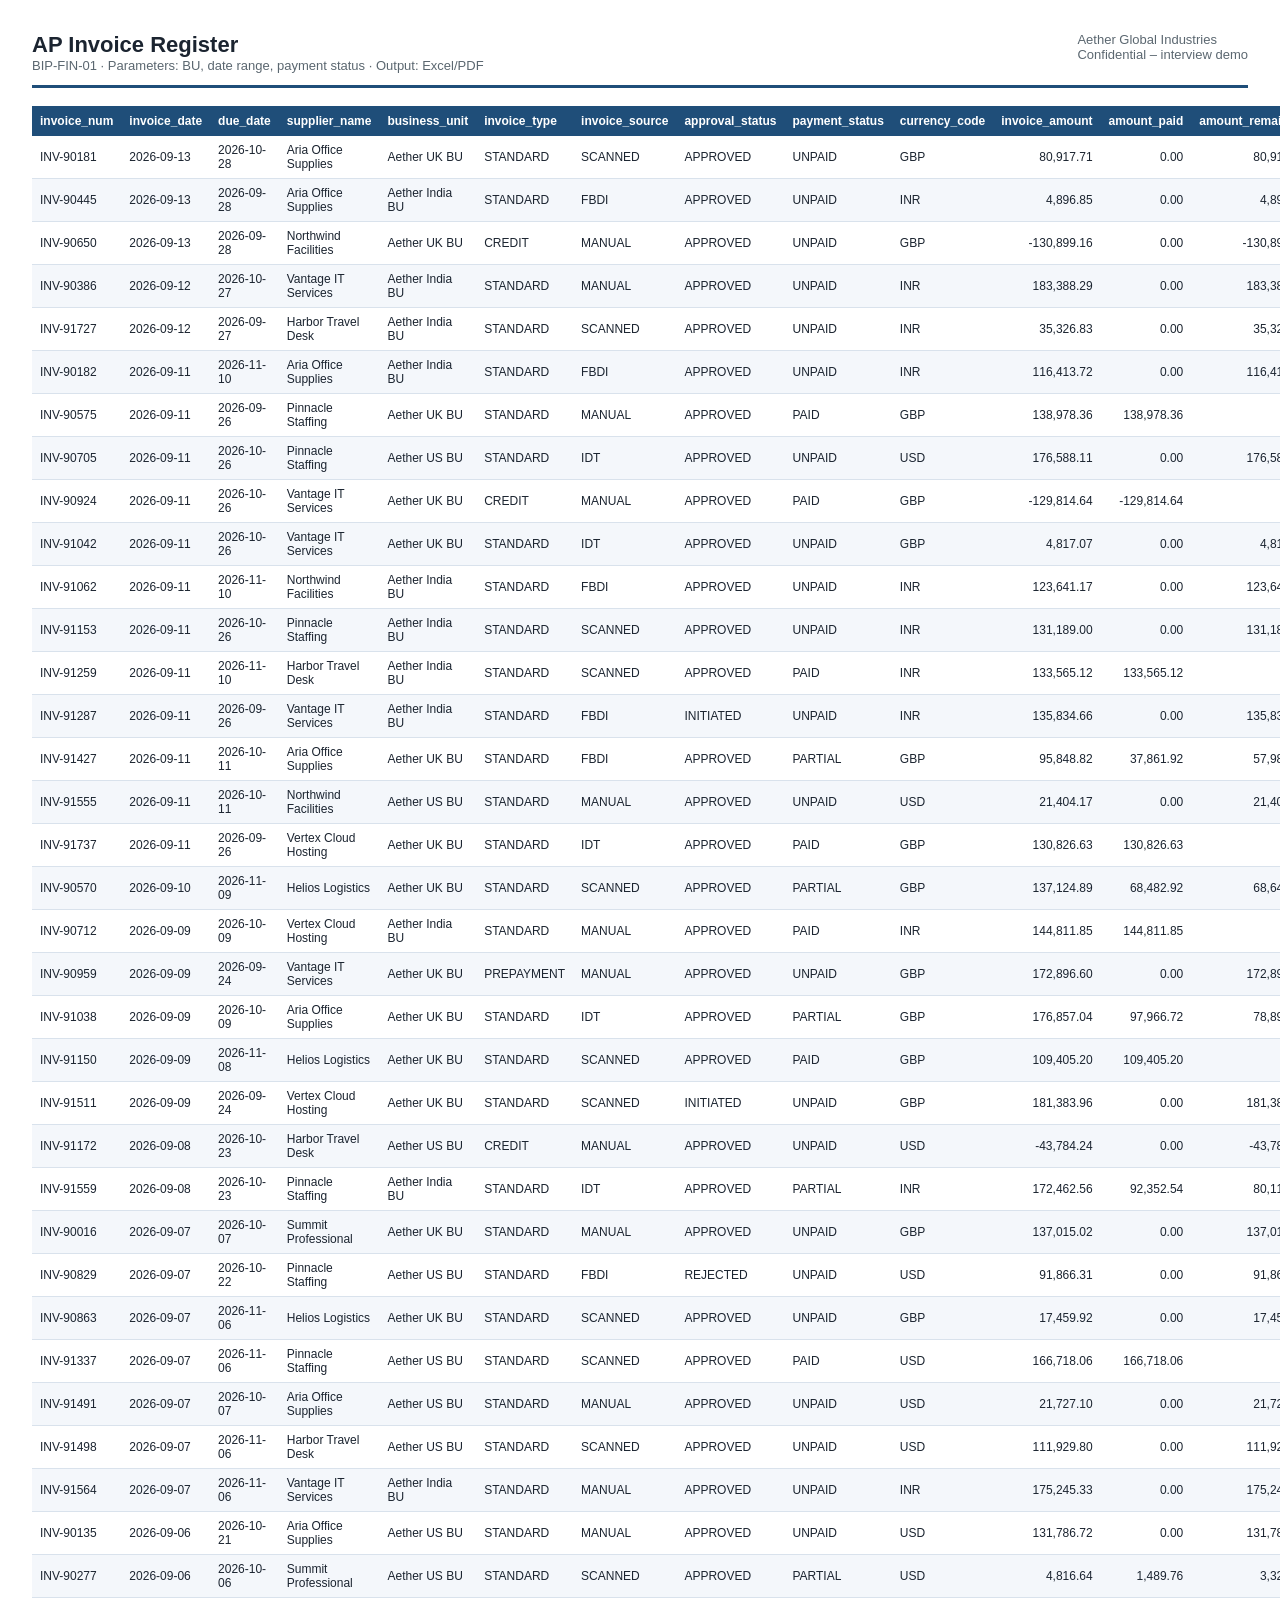
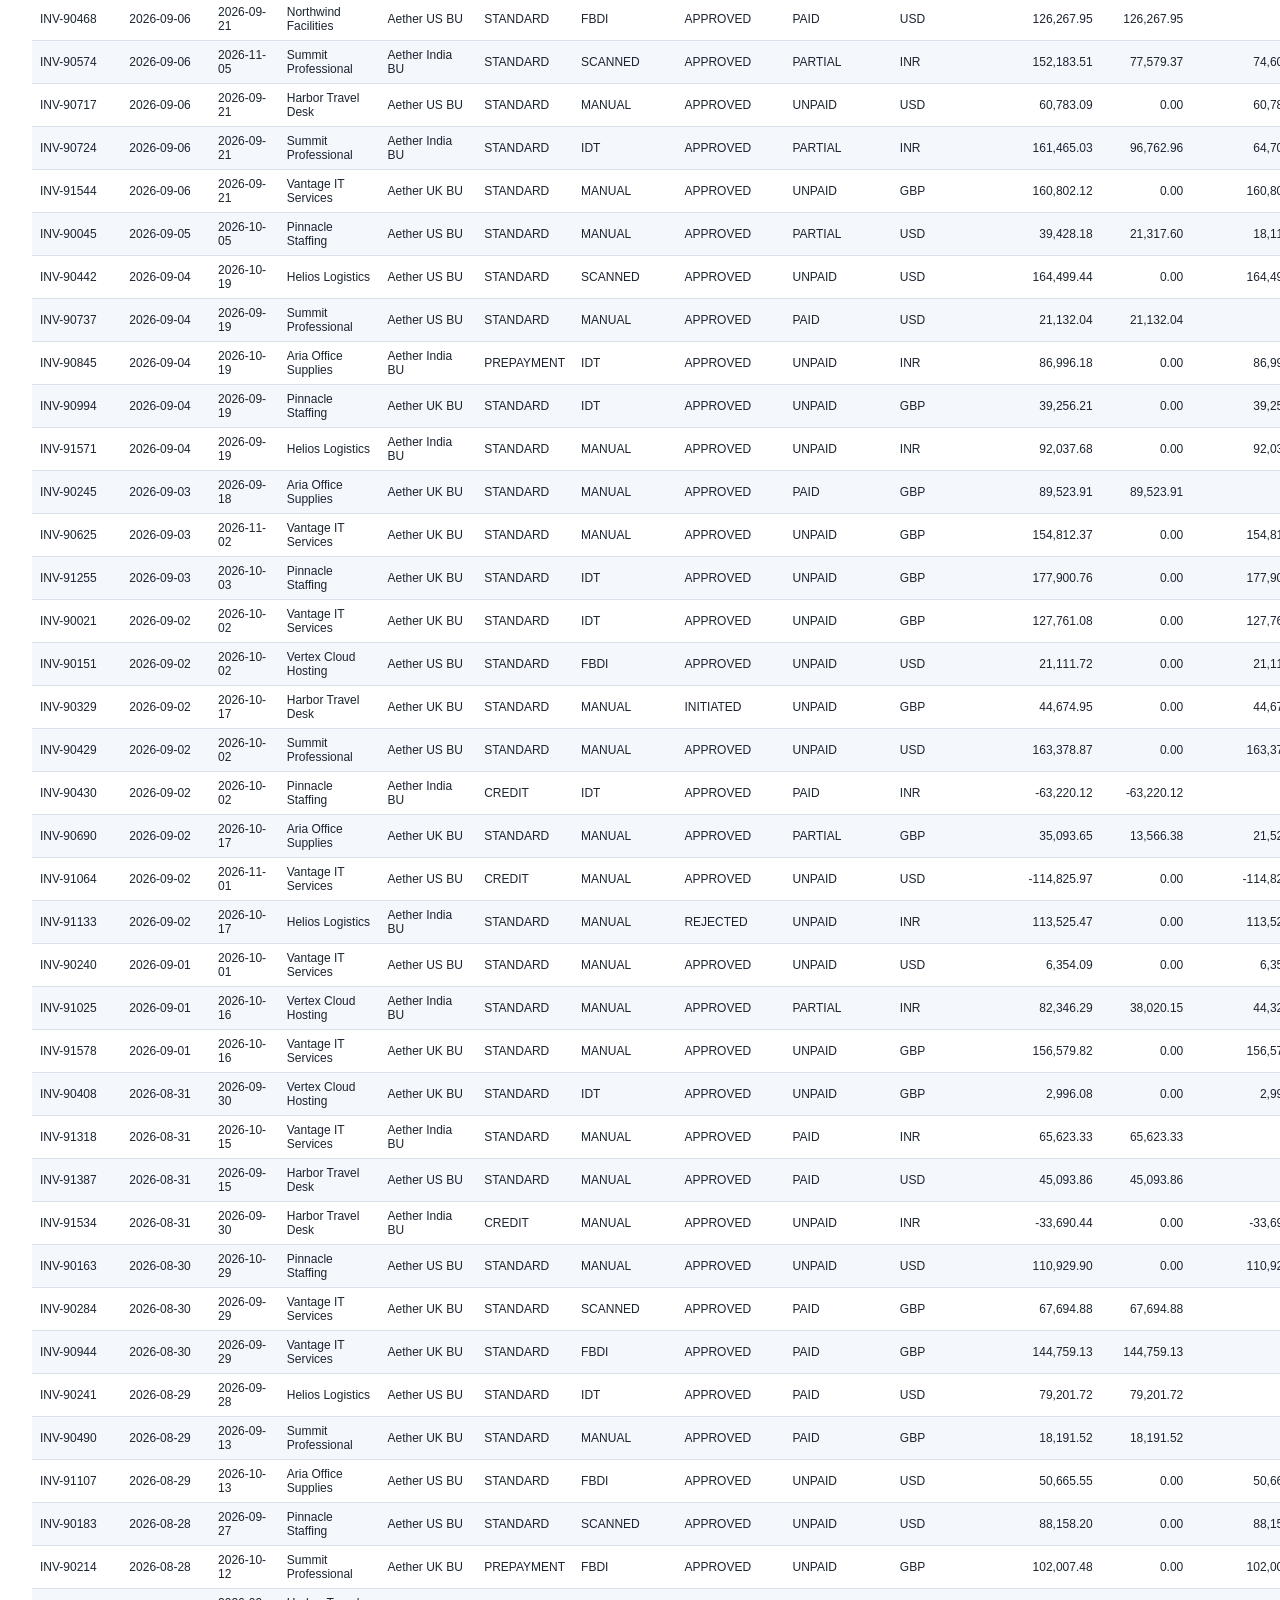
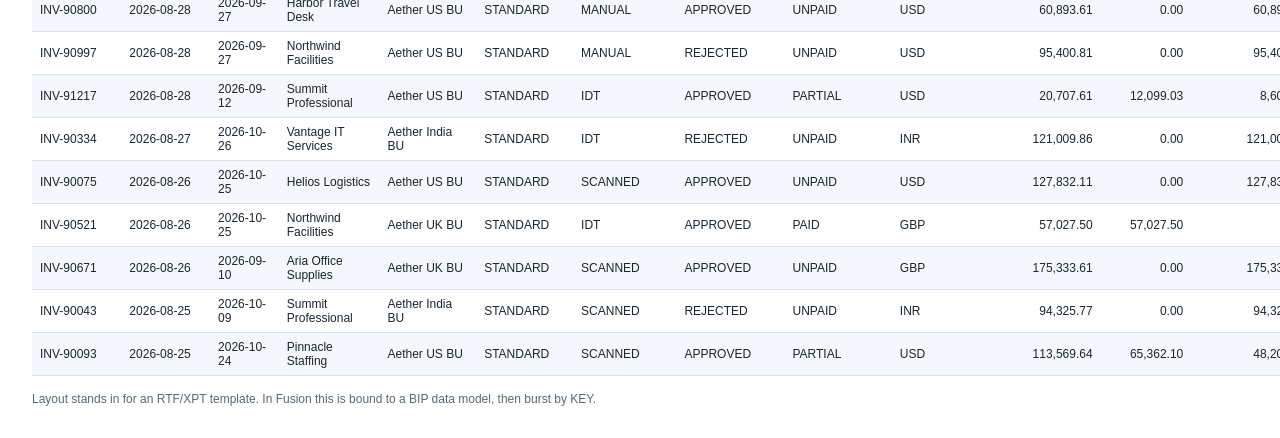
<file: ey-otbi-bi-portfolio/output/bip_ap_invoice_register.html>
<!DOCTYPE html>
<html lang="en">
<head>
  <meta charset="utf-8"/>
  <title>AP Invoice Register</title>
  <style>
    body { font-family: "Segoe UI", Arial, sans-serif; margin: 32px; color: #1b2430; }
    .banner { display:flex; justify-content:space-between; border-bottom: 3px solid #1f4e79; padding-bottom: 12px; }
    h1 { margin: 0; font-size: 22px; }
    .meta { color: #5b6770; font-size: 13px; }
    table { border-collapse: collapse; width: 100%; margin-top: 18px; font-size: 12px; }
    th { background: #1f4e79; color: #fff; text-align: left; padding: 8px; }
    td { border-bottom: 1px solid #d9e2ec; padding: 7px 8px; }
    tr:nth-child(even) td { background: #f4f7fb; }
    .num { text-align: right; font-variant-numeric: tabular-nums; }
    .note { margin-top: 16px; font-size: 12px; color: #5b6770; }
  </style>
</head>
<body>
  <div class="banner">
    <div>
      <h1>AP Invoice Register</h1>
      <div class="meta">BIP-FIN-01 · Parameters: BU, date range, payment status · Output: Excel/PDF</div>
    </div>
    <div class="meta">Aether Global Industries<br/>Confidential – interview demo</div>
  </div>
  <table><thead><tr><th>invoice_num</th><th>invoice_date</th><th>due_date</th><th>supplier_name</th><th>business_unit</th><th>invoice_type</th><th>invoice_source</th><th>approval_status</th><th>payment_status</th><th>currency_code</th><th>invoice_amount</th><th>amount_paid</th><th>amount_remaining</th><th>days_past_due</th></tr></thead><tbody><tr><td>INV-90181</td><td>2026-09-13</td><td>2026-10-28</td><td>Aria Office Supplies</td><td>Aether UK BU</td><td>STANDARD</td><td>SCANNED</td><td>APPROVED</td><td>UNPAID</td><td>GBP</td><td class='num'>80,917.71</td><td class='num'>0.00</td><td class='num'>80,917.71</td><td>-44</td></tr><tr><td>INV-90445</td><td>2026-09-13</td><td>2026-09-28</td><td>Aria Office Supplies</td><td>Aether India BU</td><td>STANDARD</td><td>FBDI</td><td>APPROVED</td><td>UNPAID</td><td>INR</td><td class='num'>4,896.85</td><td class='num'>0.00</td><td class='num'>4,896.85</td><td>-14</td></tr><tr><td>INV-90650</td><td>2026-09-13</td><td>2026-09-28</td><td>Northwind Facilities</td><td>Aether UK BU</td><td>CREDIT</td><td>MANUAL</td><td>APPROVED</td><td>UNPAID</td><td>GBP</td><td class='num'>-130,899.16</td><td class='num'>0.00</td><td class='num'>-130,899.16</td><td>-14</td></tr><tr><td>INV-90386</td><td>2026-09-12</td><td>2026-10-27</td><td>Vantage IT Services</td><td>Aether India BU</td><td>STANDARD</td><td>MANUAL</td><td>APPROVED</td><td>UNPAID</td><td>INR</td><td class='num'>183,388.29</td><td class='num'>0.00</td><td class='num'>183,388.29</td><td>-43</td></tr><tr><td>INV-91727</td><td>2026-09-12</td><td>2026-09-27</td><td>Harbor Travel Desk</td><td>Aether India BU</td><td>STANDARD</td><td>SCANNED</td><td>APPROVED</td><td>UNPAID</td><td>INR</td><td class='num'>35,326.83</td><td class='num'>0.00</td><td class='num'>35,326.83</td><td>-13</td></tr><tr><td>INV-90182</td><td>2026-09-11</td><td>2026-11-10</td><td>Aria Office Supplies</td><td>Aether India BU</td><td>STANDARD</td><td>FBDI</td><td>APPROVED</td><td>UNPAID</td><td>INR</td><td class='num'>116,413.72</td><td class='num'>0.00</td><td class='num'>116,413.72</td><td>-57</td></tr><tr><td>INV-90575</td><td>2026-09-11</td><td>2026-09-26</td><td>Pinnacle Staffing</td><td>Aether UK BU</td><td>STANDARD</td><td>MANUAL</td><td>APPROVED</td><td>PAID</td><td>GBP</td><td class='num'>138,978.36</td><td class='num'>138,978.36</td><td class='num'>0.00</td><td>-12</td></tr><tr><td>INV-90705</td><td>2026-09-11</td><td>2026-10-26</td><td>Pinnacle Staffing</td><td>Aether US BU</td><td>STANDARD</td><td>IDT</td><td>APPROVED</td><td>UNPAID</td><td>USD</td><td class='num'>176,588.11</td><td class='num'>0.00</td><td class='num'>176,588.11</td><td>-42</td></tr><tr><td>INV-90924</td><td>2026-09-11</td><td>2026-10-26</td><td>Vantage IT Services</td><td>Aether UK BU</td><td>CREDIT</td><td>MANUAL</td><td>APPROVED</td><td>PAID</td><td>GBP</td><td class='num'>-129,814.64</td><td class='num'>-129,814.64</td><td class='num'>0.00</td><td>-42</td></tr><tr><td>INV-91042</td><td>2026-09-11</td><td>2026-10-26</td><td>Vantage IT Services</td><td>Aether UK BU</td><td>STANDARD</td><td>IDT</td><td>APPROVED</td><td>UNPAID</td><td>GBP</td><td class='num'>4,817.07</td><td class='num'>0.00</td><td class='num'>4,817.07</td><td>-42</td></tr><tr><td>INV-91062</td><td>2026-09-11</td><td>2026-11-10</td><td>Northwind Facilities</td><td>Aether India BU</td><td>STANDARD</td><td>FBDI</td><td>APPROVED</td><td>UNPAID</td><td>INR</td><td class='num'>123,641.17</td><td class='num'>0.00</td><td class='num'>123,641.17</td><td>-57</td></tr><tr><td>INV-91153</td><td>2026-09-11</td><td>2026-10-26</td><td>Pinnacle Staffing</td><td>Aether India BU</td><td>STANDARD</td><td>SCANNED</td><td>APPROVED</td><td>UNPAID</td><td>INR</td><td class='num'>131,189.00</td><td class='num'>0.00</td><td class='num'>131,189.00</td><td>-42</td></tr><tr><td>INV-91259</td><td>2026-09-11</td><td>2026-11-10</td><td>Harbor Travel Desk</td><td>Aether India BU</td><td>STANDARD</td><td>SCANNED</td><td>APPROVED</td><td>PAID</td><td>INR</td><td class='num'>133,565.12</td><td class='num'>133,565.12</td><td class='num'>0.00</td><td>-57</td></tr><tr><td>INV-91287</td><td>2026-09-11</td><td>2026-09-26</td><td>Vantage IT Services</td><td>Aether India BU</td><td>STANDARD</td><td>FBDI</td><td>INITIATED</td><td>UNPAID</td><td>INR</td><td class='num'>135,834.66</td><td class='num'>0.00</td><td class='num'>135,834.66</td><td>-12</td></tr><tr><td>INV-91427</td><td>2026-09-11</td><td>2026-10-11</td><td>Aria Office Supplies</td><td>Aether UK BU</td><td>STANDARD</td><td>FBDI</td><td>APPROVED</td><td>PARTIAL</td><td>GBP</td><td class='num'>95,848.82</td><td class='num'>37,861.92</td><td class='num'>57,986.90</td><td>-27</td></tr><tr><td>INV-91555</td><td>2026-09-11</td><td>2026-10-11</td><td>Northwind Facilities</td><td>Aether US BU</td><td>STANDARD</td><td>MANUAL</td><td>APPROVED</td><td>UNPAID</td><td>USD</td><td class='num'>21,404.17</td><td class='num'>0.00</td><td class='num'>21,404.17</td><td>-27</td></tr><tr><td>INV-91737</td><td>2026-09-11</td><td>2026-09-26</td><td>Vertex Cloud Hosting</td><td>Aether UK BU</td><td>STANDARD</td><td>IDT</td><td>APPROVED</td><td>PAID</td><td>GBP</td><td class='num'>130,826.63</td><td class='num'>130,826.63</td><td class='num'>0.00</td><td>-12</td></tr><tr><td>INV-90570</td><td>2026-09-10</td><td>2026-11-09</td><td>Helios Logistics</td><td>Aether UK BU</td><td>STANDARD</td><td>SCANNED</td><td>APPROVED</td><td>PARTIAL</td><td>GBP</td><td class='num'>137,124.89</td><td class='num'>68,482.92</td><td class='num'>68,641.97</td><td>-56</td></tr><tr><td>INV-90712</td><td>2026-09-09</td><td>2026-10-09</td><td>Vertex Cloud Hosting</td><td>Aether India BU</td><td>STANDARD</td><td>MANUAL</td><td>APPROVED</td><td>PAID</td><td>INR</td><td class='num'>144,811.85</td><td class='num'>144,811.85</td><td class='num'>0.00</td><td>-25</td></tr><tr><td>INV-90959</td><td>2026-09-09</td><td>2026-09-24</td><td>Vantage IT Services</td><td>Aether UK BU</td><td>PREPAYMENT</td><td>MANUAL</td><td>APPROVED</td><td>UNPAID</td><td>GBP</td><td class='num'>172,896.60</td><td class='num'>0.00</td><td class='num'>172,896.60</td><td>-10</td></tr><tr><td>INV-91038</td><td>2026-09-09</td><td>2026-10-09</td><td>Aria Office Supplies</td><td>Aether UK BU</td><td>STANDARD</td><td>IDT</td><td>APPROVED</td><td>PARTIAL</td><td>GBP</td><td class='num'>176,857.04</td><td class='num'>97,966.72</td><td class='num'>78,890.32</td><td>-25</td></tr><tr><td>INV-91150</td><td>2026-09-09</td><td>2026-11-08</td><td>Helios Logistics</td><td>Aether UK BU</td><td>STANDARD</td><td>SCANNED</td><td>APPROVED</td><td>PAID</td><td>GBP</td><td class='num'>109,405.20</td><td class='num'>109,405.20</td><td class='num'>0.00</td><td>-55</td></tr><tr><td>INV-91511</td><td>2026-09-09</td><td>2026-09-24</td><td>Vertex Cloud Hosting</td><td>Aether UK BU</td><td>STANDARD</td><td>SCANNED</td><td>INITIATED</td><td>UNPAID</td><td>GBP</td><td class='num'>181,383.96</td><td class='num'>0.00</td><td class='num'>181,383.96</td><td>-10</td></tr><tr><td>INV-91172</td><td>2026-09-08</td><td>2026-10-23</td><td>Harbor Travel Desk</td><td>Aether US BU</td><td>CREDIT</td><td>MANUAL</td><td>APPROVED</td><td>UNPAID</td><td>USD</td><td class='num'>-43,784.24</td><td class='num'>0.00</td><td class='num'>-43,784.24</td><td>-39</td></tr><tr><td>INV-91559</td><td>2026-09-08</td><td>2026-10-23</td><td>Pinnacle Staffing</td><td>Aether India BU</td><td>STANDARD</td><td>IDT</td><td>APPROVED</td><td>PARTIAL</td><td>INR</td><td class='num'>172,462.56</td><td class='num'>92,352.54</td><td class='num'>80,110.02</td><td>-39</td></tr><tr><td>INV-90016</td><td>2026-09-07</td><td>2026-10-07</td><td>Summit Professional</td><td>Aether UK BU</td><td>STANDARD</td><td>MANUAL</td><td>APPROVED</td><td>UNPAID</td><td>GBP</td><td class='num'>137,015.02</td><td class='num'>0.00</td><td class='num'>137,015.02</td><td>-23</td></tr><tr><td>INV-90829</td><td>2026-09-07</td><td>2026-10-22</td><td>Pinnacle Staffing</td><td>Aether US BU</td><td>STANDARD</td><td>FBDI</td><td>REJECTED</td><td>UNPAID</td><td>USD</td><td class='num'>91,866.31</td><td class='num'>0.00</td><td class='num'>91,866.31</td><td>-38</td></tr><tr><td>INV-90863</td><td>2026-09-07</td><td>2026-11-06</td><td>Helios Logistics</td><td>Aether UK BU</td><td>STANDARD</td><td>SCANNED</td><td>APPROVED</td><td>UNPAID</td><td>GBP</td><td class='num'>17,459.92</td><td class='num'>0.00</td><td class='num'>17,459.92</td><td>-53</td></tr><tr><td>INV-91337</td><td>2026-09-07</td><td>2026-11-06</td><td>Pinnacle Staffing</td><td>Aether US BU</td><td>STANDARD</td><td>SCANNED</td><td>APPROVED</td><td>PAID</td><td>USD</td><td class='num'>166,718.06</td><td class='num'>166,718.06</td><td class='num'>0.00</td><td>-53</td></tr><tr><td>INV-91491</td><td>2026-09-07</td><td>2026-10-07</td><td>Aria Office Supplies</td><td>Aether US BU</td><td>STANDARD</td><td>MANUAL</td><td>APPROVED</td><td>UNPAID</td><td>USD</td><td class='num'>21,727.10</td><td class='num'>0.00</td><td class='num'>21,727.10</td><td>-23</td></tr><tr><td>INV-91498</td><td>2026-09-07</td><td>2026-11-06</td><td>Harbor Travel Desk</td><td>Aether US BU</td><td>STANDARD</td><td>SCANNED</td><td>APPROVED</td><td>UNPAID</td><td>USD</td><td class='num'>111,929.80</td><td class='num'>0.00</td><td class='num'>111,929.80</td><td>-53</td></tr><tr><td>INV-91564</td><td>2026-09-07</td><td>2026-11-06</td><td>Vantage IT Services</td><td>Aether India BU</td><td>STANDARD</td><td>MANUAL</td><td>APPROVED</td><td>UNPAID</td><td>INR</td><td class='num'>175,245.33</td><td class='num'>0.00</td><td class='num'>175,245.33</td><td>-53</td></tr><tr><td>INV-90135</td><td>2026-09-06</td><td>2026-10-21</td><td>Aria Office Supplies</td><td>Aether US BU</td><td>STANDARD</td><td>MANUAL</td><td>APPROVED</td><td>UNPAID</td><td>USD</td><td class='num'>131,786.72</td><td class='num'>0.00</td><td class='num'>131,786.72</td><td>-37</td></tr><tr><td>INV-90277</td><td>2026-09-06</td><td>2026-10-06</td><td>Summit Professional</td><td>Aether US BU</td><td>STANDARD</td><td>SCANNED</td><td>APPROVED</td><td>PARTIAL</td><td>USD</td><td class='num'>4,816.64</td><td class='num'>1,489.76</td><td class='num'>3,326.88</td><td>-22</td></tr><tr><td>INV-90468</td><td>2026-09-06</td><td>2026-09-21</td><td>Northwind Facilities</td><td>Aether US BU</td><td>STANDARD</td><td>FBDI</td><td>APPROVED</td><td>PAID</td><td>USD</td><td class='num'>126,267.95</td><td class='num'>126,267.95</td><td class='num'>0.00</td><td>-7</td></tr><tr><td>INV-90574</td><td>2026-09-06</td><td>2026-11-05</td><td>Summit Professional</td><td>Aether India BU</td><td>STANDARD</td><td>SCANNED</td><td>APPROVED</td><td>PARTIAL</td><td>INR</td><td class='num'>152,183.51</td><td class='num'>77,579.37</td><td class='num'>74,604.14</td><td>-52</td></tr><tr><td>INV-90717</td><td>2026-09-06</td><td>2026-09-21</td><td>Harbor Travel Desk</td><td>Aether US BU</td><td>STANDARD</td><td>MANUAL</td><td>APPROVED</td><td>UNPAID</td><td>USD</td><td class='num'>60,783.09</td><td class='num'>0.00</td><td class='num'>60,783.09</td><td>-7</td></tr><tr><td>INV-90724</td><td>2026-09-06</td><td>2026-09-21</td><td>Summit Professional</td><td>Aether India BU</td><td>STANDARD</td><td>IDT</td><td>APPROVED</td><td>PARTIAL</td><td>INR</td><td class='num'>161,465.03</td><td class='num'>96,762.96</td><td class='num'>64,702.07</td><td>-7</td></tr><tr><td>INV-91544</td><td>2026-09-06</td><td>2026-09-21</td><td>Vantage IT Services</td><td>Aether UK BU</td><td>STANDARD</td><td>MANUAL</td><td>APPROVED</td><td>UNPAID</td><td>GBP</td><td class='num'>160,802.12</td><td class='num'>0.00</td><td class='num'>160,802.12</td><td>-7</td></tr><tr><td>INV-90045</td><td>2026-09-05</td><td>2026-10-05</td><td>Pinnacle Staffing</td><td>Aether US BU</td><td>STANDARD</td><td>MANUAL</td><td>APPROVED</td><td>PARTIAL</td><td>USD</td><td class='num'>39,428.18</td><td class='num'>21,317.60</td><td class='num'>18,110.58</td><td>-21</td></tr><tr><td>INV-90442</td><td>2026-09-04</td><td>2026-10-19</td><td>Helios Logistics</td><td>Aether US BU</td><td>STANDARD</td><td>SCANNED</td><td>APPROVED</td><td>UNPAID</td><td>USD</td><td class='num'>164,499.44</td><td class='num'>0.00</td><td class='num'>164,499.44</td><td>-35</td></tr><tr><td>INV-90737</td><td>2026-09-04</td><td>2026-09-19</td><td>Summit Professional</td><td>Aether US BU</td><td>STANDARD</td><td>MANUAL</td><td>APPROVED</td><td>PAID</td><td>USD</td><td class='num'>21,132.04</td><td class='num'>21,132.04</td><td class='num'>0.00</td><td>-5</td></tr><tr><td>INV-90845</td><td>2026-09-04</td><td>2026-10-19</td><td>Aria Office Supplies</td><td>Aether India BU</td><td>PREPAYMENT</td><td>IDT</td><td>APPROVED</td><td>UNPAID</td><td>INR</td><td class='num'>86,996.18</td><td class='num'>0.00</td><td class='num'>86,996.18</td><td>-35</td></tr><tr><td>INV-90994</td><td>2026-09-04</td><td>2026-09-19</td><td>Pinnacle Staffing</td><td>Aether UK BU</td><td>STANDARD</td><td>IDT</td><td>APPROVED</td><td>UNPAID</td><td>GBP</td><td class='num'>39,256.21</td><td class='num'>0.00</td><td class='num'>39,256.21</td><td>-5</td></tr><tr><td>INV-91571</td><td>2026-09-04</td><td>2026-09-19</td><td>Helios Logistics</td><td>Aether India BU</td><td>STANDARD</td><td>MANUAL</td><td>APPROVED</td><td>UNPAID</td><td>INR</td><td class='num'>92,037.68</td><td class='num'>0.00</td><td class='num'>92,037.68</td><td>-5</td></tr><tr><td>INV-90245</td><td>2026-09-03</td><td>2026-09-18</td><td>Aria Office Supplies</td><td>Aether UK BU</td><td>STANDARD</td><td>MANUAL</td><td>APPROVED</td><td>PAID</td><td>GBP</td><td class='num'>89,523.91</td><td class='num'>89,523.91</td><td class='num'>0.00</td><td>-4</td></tr><tr><td>INV-90625</td><td>2026-09-03</td><td>2026-11-02</td><td>Vantage IT Services</td><td>Aether UK BU</td><td>STANDARD</td><td>MANUAL</td><td>APPROVED</td><td>UNPAID</td><td>GBP</td><td class='num'>154,812.37</td><td class='num'>0.00</td><td class='num'>154,812.37</td><td>-49</td></tr><tr><td>INV-91255</td><td>2026-09-03</td><td>2026-10-03</td><td>Pinnacle Staffing</td><td>Aether UK BU</td><td>STANDARD</td><td>IDT</td><td>APPROVED</td><td>UNPAID</td><td>GBP</td><td class='num'>177,900.76</td><td class='num'>0.00</td><td class='num'>177,900.76</td><td>-19</td></tr><tr><td>INV-90021</td><td>2026-09-02</td><td>2026-10-02</td><td>Vantage IT Services</td><td>Aether UK BU</td><td>STANDARD</td><td>IDT</td><td>APPROVED</td><td>UNPAID</td><td>GBP</td><td class='num'>127,761.08</td><td class='num'>0.00</td><td class='num'>127,761.08</td><td>-18</td></tr><tr><td>INV-90151</td><td>2026-09-02</td><td>2026-10-02</td><td>Vertex Cloud Hosting</td><td>Aether US BU</td><td>STANDARD</td><td>FBDI</td><td>APPROVED</td><td>UNPAID</td><td>USD</td><td class='num'>21,111.72</td><td class='num'>0.00</td><td class='num'>21,111.72</td><td>-18</td></tr><tr><td>INV-90329</td><td>2026-09-02</td><td>2026-10-17</td><td>Harbor Travel Desk</td><td>Aether UK BU</td><td>STANDARD</td><td>MANUAL</td><td>INITIATED</td><td>UNPAID</td><td>GBP</td><td class='num'>44,674.95</td><td class='num'>0.00</td><td class='num'>44,674.95</td><td>-33</td></tr><tr><td>INV-90429</td><td>2026-09-02</td><td>2026-10-02</td><td>Summit Professional</td><td>Aether US BU</td><td>STANDARD</td><td>MANUAL</td><td>APPROVED</td><td>UNPAID</td><td>USD</td><td class='num'>163,378.87</td><td class='num'>0.00</td><td class='num'>163,378.87</td><td>-18</td></tr><tr><td>INV-90430</td><td>2026-09-02</td><td>2026-10-02</td><td>Pinnacle Staffing</td><td>Aether India BU</td><td>CREDIT</td><td>IDT</td><td>APPROVED</td><td>PAID</td><td>INR</td><td class='num'>-63,220.12</td><td class='num'>-63,220.12</td><td class='num'>0.00</td><td>-18</td></tr><tr><td>INV-90690</td><td>2026-09-02</td><td>2026-10-17</td><td>Aria Office Supplies</td><td>Aether UK BU</td><td>STANDARD</td><td>MANUAL</td><td>APPROVED</td><td>PARTIAL</td><td>GBP</td><td class='num'>35,093.65</td><td class='num'>13,566.38</td><td class='num'>21,527.27</td><td>-33</td></tr><tr><td>INV-91064</td><td>2026-09-02</td><td>2026-11-01</td><td>Vantage IT Services</td><td>Aether US BU</td><td>CREDIT</td><td>MANUAL</td><td>APPROVED</td><td>UNPAID</td><td>USD</td><td class='num'>-114,825.97</td><td class='num'>0.00</td><td class='num'>-114,825.97</td><td>-48</td></tr><tr><td>INV-91133</td><td>2026-09-02</td><td>2026-10-17</td><td>Helios Logistics</td><td>Aether India BU</td><td>STANDARD</td><td>MANUAL</td><td>REJECTED</td><td>UNPAID</td><td>INR</td><td class='num'>113,525.47</td><td class='num'>0.00</td><td class='num'>113,525.47</td><td>-33</td></tr><tr><td>INV-90240</td><td>2026-09-01</td><td>2026-10-01</td><td>Vantage IT Services</td><td>Aether US BU</td><td>STANDARD</td><td>MANUAL</td><td>APPROVED</td><td>UNPAID</td><td>USD</td><td class='num'>6,354.09</td><td class='num'>0.00</td><td class='num'>6,354.09</td><td>-17</td></tr><tr><td>INV-91025</td><td>2026-09-01</td><td>2026-10-16</td><td>Vertex Cloud Hosting</td><td>Aether India BU</td><td>STANDARD</td><td>MANUAL</td><td>APPROVED</td><td>PARTIAL</td><td>INR</td><td class='num'>82,346.29</td><td class='num'>38,020.15</td><td class='num'>44,326.14</td><td>-32</td></tr><tr><td>INV-91578</td><td>2026-09-01</td><td>2026-10-16</td><td>Vantage IT Services</td><td>Aether UK BU</td><td>STANDARD</td><td>MANUAL</td><td>APPROVED</td><td>UNPAID</td><td>GBP</td><td class='num'>156,579.82</td><td class='num'>0.00</td><td class='num'>156,579.82</td><td>-32</td></tr><tr><td>INV-90408</td><td>2026-08-31</td><td>2026-09-30</td><td>Vertex Cloud Hosting</td><td>Aether UK BU</td><td>STANDARD</td><td>IDT</td><td>APPROVED</td><td>UNPAID</td><td>GBP</td><td class='num'>2,996.08</td><td class='num'>0.00</td><td class='num'>2,996.08</td><td>-16</td></tr><tr><td>INV-91318</td><td>2026-08-31</td><td>2026-10-15</td><td>Vantage IT Services</td><td>Aether India BU</td><td>STANDARD</td><td>MANUAL</td><td>APPROVED</td><td>PAID</td><td>INR</td><td class='num'>65,623.33</td><td class='num'>65,623.33</td><td class='num'>0.00</td><td>-31</td></tr><tr><td>INV-91387</td><td>2026-08-31</td><td>2026-09-15</td><td>Harbor Travel Desk</td><td>Aether US BU</td><td>STANDARD</td><td>MANUAL</td><td>APPROVED</td><td>PAID</td><td>USD</td><td class='num'>45,093.86</td><td class='num'>45,093.86</td><td class='num'>0.00</td><td>-1</td></tr><tr><td>INV-91534</td><td>2026-08-31</td><td>2026-09-30</td><td>Harbor Travel Desk</td><td>Aether India BU</td><td>CREDIT</td><td>MANUAL</td><td>APPROVED</td><td>UNPAID</td><td>INR</td><td class='num'>-33,690.44</td><td class='num'>0.00</td><td class='num'>-33,690.44</td><td>-16</td></tr><tr><td>INV-90163</td><td>2026-08-30</td><td>2026-10-29</td><td>Pinnacle Staffing</td><td>Aether US BU</td><td>STANDARD</td><td>MANUAL</td><td>APPROVED</td><td>UNPAID</td><td>USD</td><td class='num'>110,929.90</td><td class='num'>0.00</td><td class='num'>110,929.90</td><td>-45</td></tr><tr><td>INV-90284</td><td>2026-08-30</td><td>2026-09-29</td><td>Vantage IT Services</td><td>Aether UK BU</td><td>STANDARD</td><td>SCANNED</td><td>APPROVED</td><td>PAID</td><td>GBP</td><td class='num'>67,694.88</td><td class='num'>67,694.88</td><td class='num'>0.00</td><td>-15</td></tr><tr><td>INV-90944</td><td>2026-08-30</td><td>2026-09-29</td><td>Vantage IT Services</td><td>Aether UK BU</td><td>STANDARD</td><td>FBDI</td><td>APPROVED</td><td>PAID</td><td>GBP</td><td class='num'>144,759.13</td><td class='num'>144,759.13</td><td class='num'>0.00</td><td>-15</td></tr><tr><td>INV-90241</td><td>2026-08-29</td><td>2026-09-28</td><td>Helios Logistics</td><td>Aether US BU</td><td>STANDARD</td><td>IDT</td><td>APPROVED</td><td>PAID</td><td>USD</td><td class='num'>79,201.72</td><td class='num'>79,201.72</td><td class='num'>0.00</td><td>-14</td></tr><tr><td>INV-90490</td><td>2026-08-29</td><td>2026-09-13</td><td>Summit Professional</td><td>Aether UK BU</td><td>STANDARD</td><td>MANUAL</td><td>APPROVED</td><td>PAID</td><td>GBP</td><td class='num'>18,191.52</td><td class='num'>18,191.52</td><td class='num'>0.00</td><td>1</td></tr><tr><td>INV-91107</td><td>2026-08-29</td><td>2026-10-13</td><td>Aria Office Supplies</td><td>Aether US BU</td><td>STANDARD</td><td>FBDI</td><td>APPROVED</td><td>UNPAID</td><td>USD</td><td class='num'>50,665.55</td><td class='num'>0.00</td><td class='num'>50,665.55</td><td>-29</td></tr><tr><td>INV-90183</td><td>2026-08-28</td><td>2026-09-27</td><td>Pinnacle Staffing</td><td>Aether US BU</td><td>STANDARD</td><td>SCANNED</td><td>APPROVED</td><td>UNPAID</td><td>USD</td><td class='num'>88,158.20</td><td class='num'>0.00</td><td class='num'>88,158.20</td><td>-13</td></tr><tr><td>INV-90214</td><td>2026-08-28</td><td>2026-10-12</td><td>Summit Professional</td><td>Aether UK BU</td><td>PREPAYMENT</td><td>FBDI</td><td>APPROVED</td><td>UNPAID</td><td>GBP</td><td class='num'>102,007.48</td><td class='num'>0.00</td><td class='num'>102,007.48</td><td>-28</td></tr><tr><td>INV-90800</td><td>2026-08-28</td><td>2026-09-27</td><td>Harbor Travel Desk</td><td>Aether US BU</td><td>STANDARD</td><td>MANUAL</td><td>APPROVED</td><td>UNPAID</td><td>USD</td><td class='num'>60,893.61</td><td class='num'>0.00</td><td class='num'>60,893.61</td><td>-13</td></tr><tr><td>INV-90997</td><td>2026-08-28</td><td>2026-09-27</td><td>Northwind Facilities</td><td>Aether US BU</td><td>STANDARD</td><td>MANUAL</td><td>REJECTED</td><td>UNPAID</td><td>USD</td><td class='num'>95,400.81</td><td class='num'>0.00</td><td class='num'>95,400.81</td><td>-13</td></tr><tr><td>INV-91217</td><td>2026-08-28</td><td>2026-09-12</td><td>Summit Professional</td><td>Aether US BU</td><td>STANDARD</td><td>IDT</td><td>APPROVED</td><td>PARTIAL</td><td>USD</td><td class='num'>20,707.61</td><td class='num'>12,099.03</td><td class='num'>8,608.58</td><td>2</td></tr><tr><td>INV-90334</td><td>2026-08-27</td><td>2026-10-26</td><td>Vantage IT Services</td><td>Aether India BU</td><td>STANDARD</td><td>IDT</td><td>REJECTED</td><td>UNPAID</td><td>INR</td><td class='num'>121,009.86</td><td class='num'>0.00</td><td class='num'>121,009.86</td><td>-42</td></tr><tr><td>INV-90075</td><td>2026-08-26</td><td>2026-10-25</td><td>Helios Logistics</td><td>Aether US BU</td><td>STANDARD</td><td>SCANNED</td><td>APPROVED</td><td>UNPAID</td><td>USD</td><td class='num'>127,832.11</td><td class='num'>0.00</td><td class='num'>127,832.11</td><td>-41</td></tr><tr><td>INV-90521</td><td>2026-08-26</td><td>2026-10-25</td><td>Northwind Facilities</td><td>Aether UK BU</td><td>STANDARD</td><td>IDT</td><td>APPROVED</td><td>PAID</td><td>GBP</td><td class='num'>57,027.50</td><td class='num'>57,027.50</td><td class='num'>0.00</td><td>-41</td></tr><tr><td>INV-90671</td><td>2026-08-26</td><td>2026-09-10</td><td>Aria Office Supplies</td><td>Aether UK BU</td><td>STANDARD</td><td>SCANNED</td><td>APPROVED</td><td>UNPAID</td><td>GBP</td><td class='num'>175,333.61</td><td class='num'>0.00</td><td class='num'>175,333.61</td><td>4</td></tr><tr><td>INV-90043</td><td>2026-08-25</td><td>2026-10-09</td><td>Summit Professional</td><td>Aether India BU</td><td>STANDARD</td><td>SCANNED</td><td>REJECTED</td><td>UNPAID</td><td>INR</td><td class='num'>94,325.77</td><td class='num'>0.00</td><td class='num'>94,325.77</td><td>-25</td></tr><tr><td>INV-90093</td><td>2026-08-25</td><td>2026-10-24</td><td>Pinnacle Staffing</td><td>Aether US BU</td><td>STANDARD</td><td>SCANNED</td><td>APPROVED</td><td>PARTIAL</td><td>USD</td><td class='num'>113,569.64</td><td class='num'>65,362.10</td><td class='num'>48,207.54</td><td>-40</td></tr></tbody></table>
  <p class="note">Layout stands in for an RTF/XPT template. In Fusion this is bound to a BIP data model, then burst by KEY.</p>
</body>
</html>
</file>
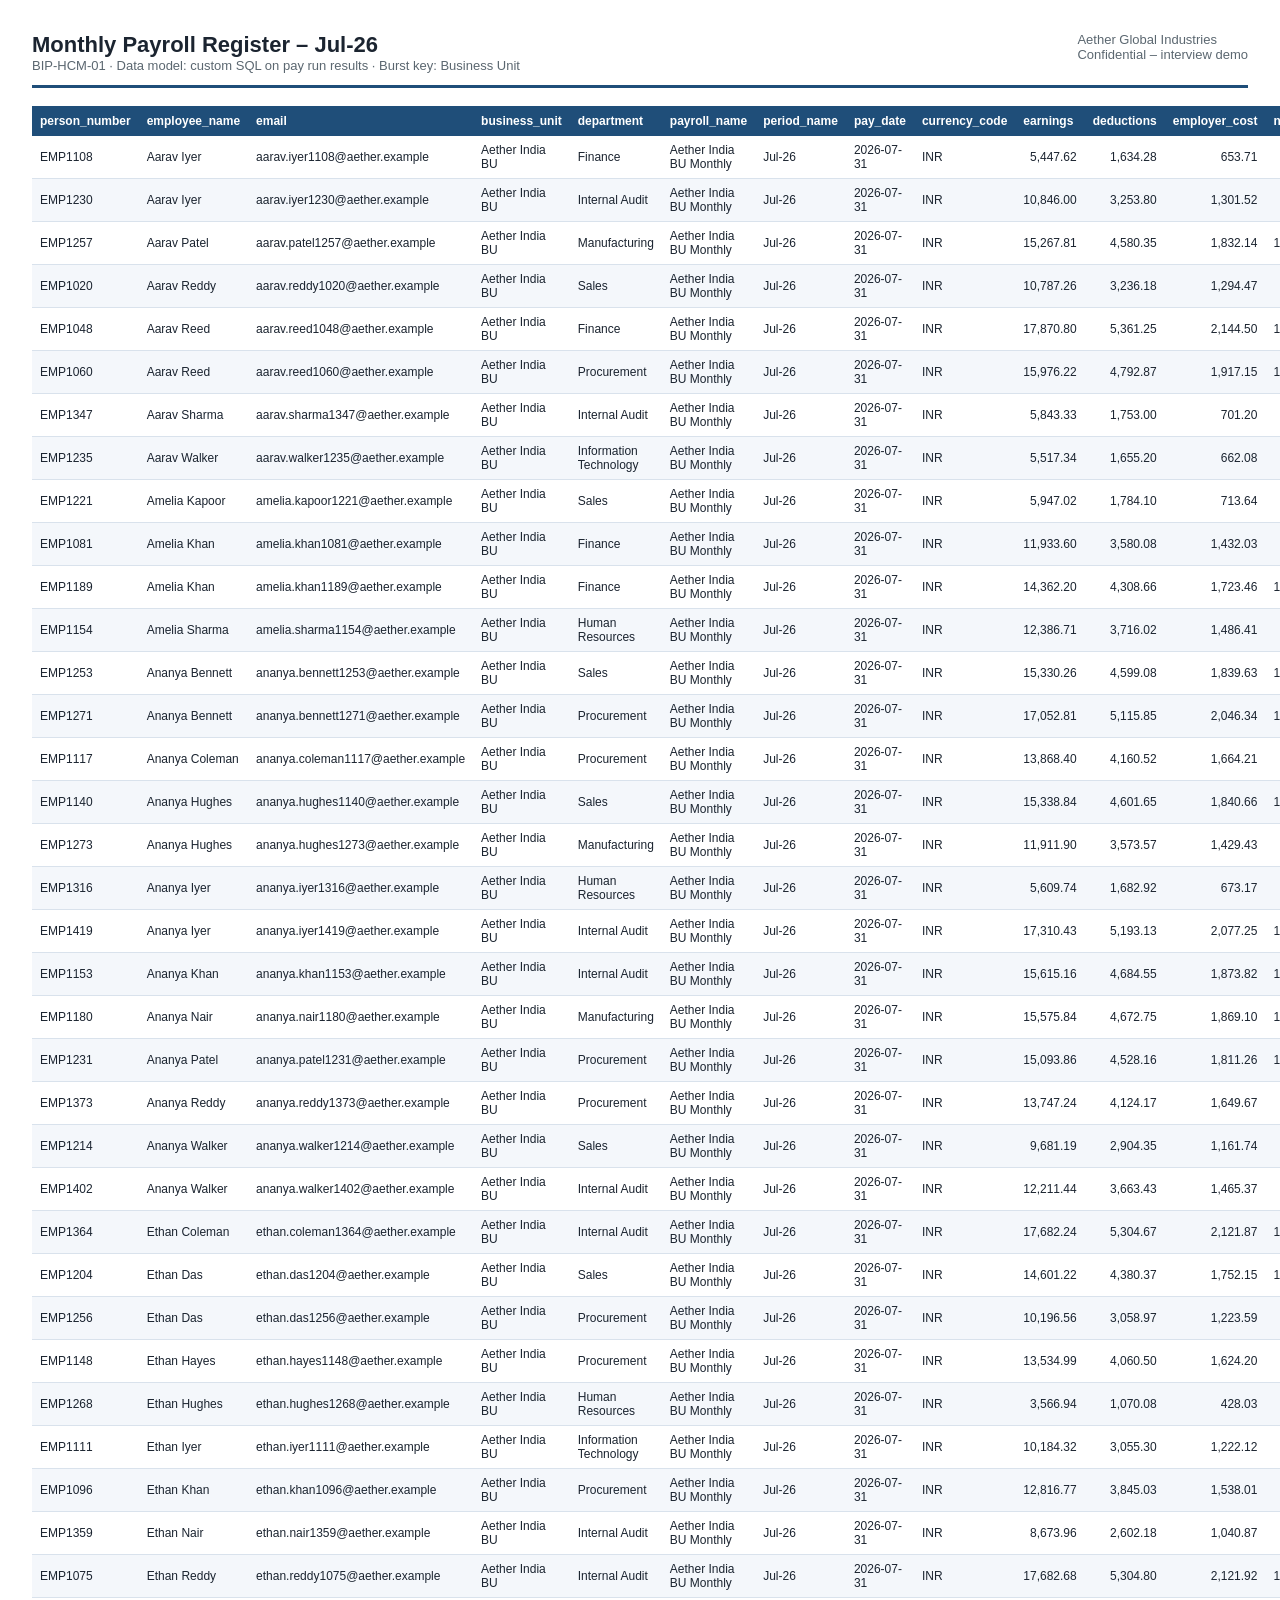
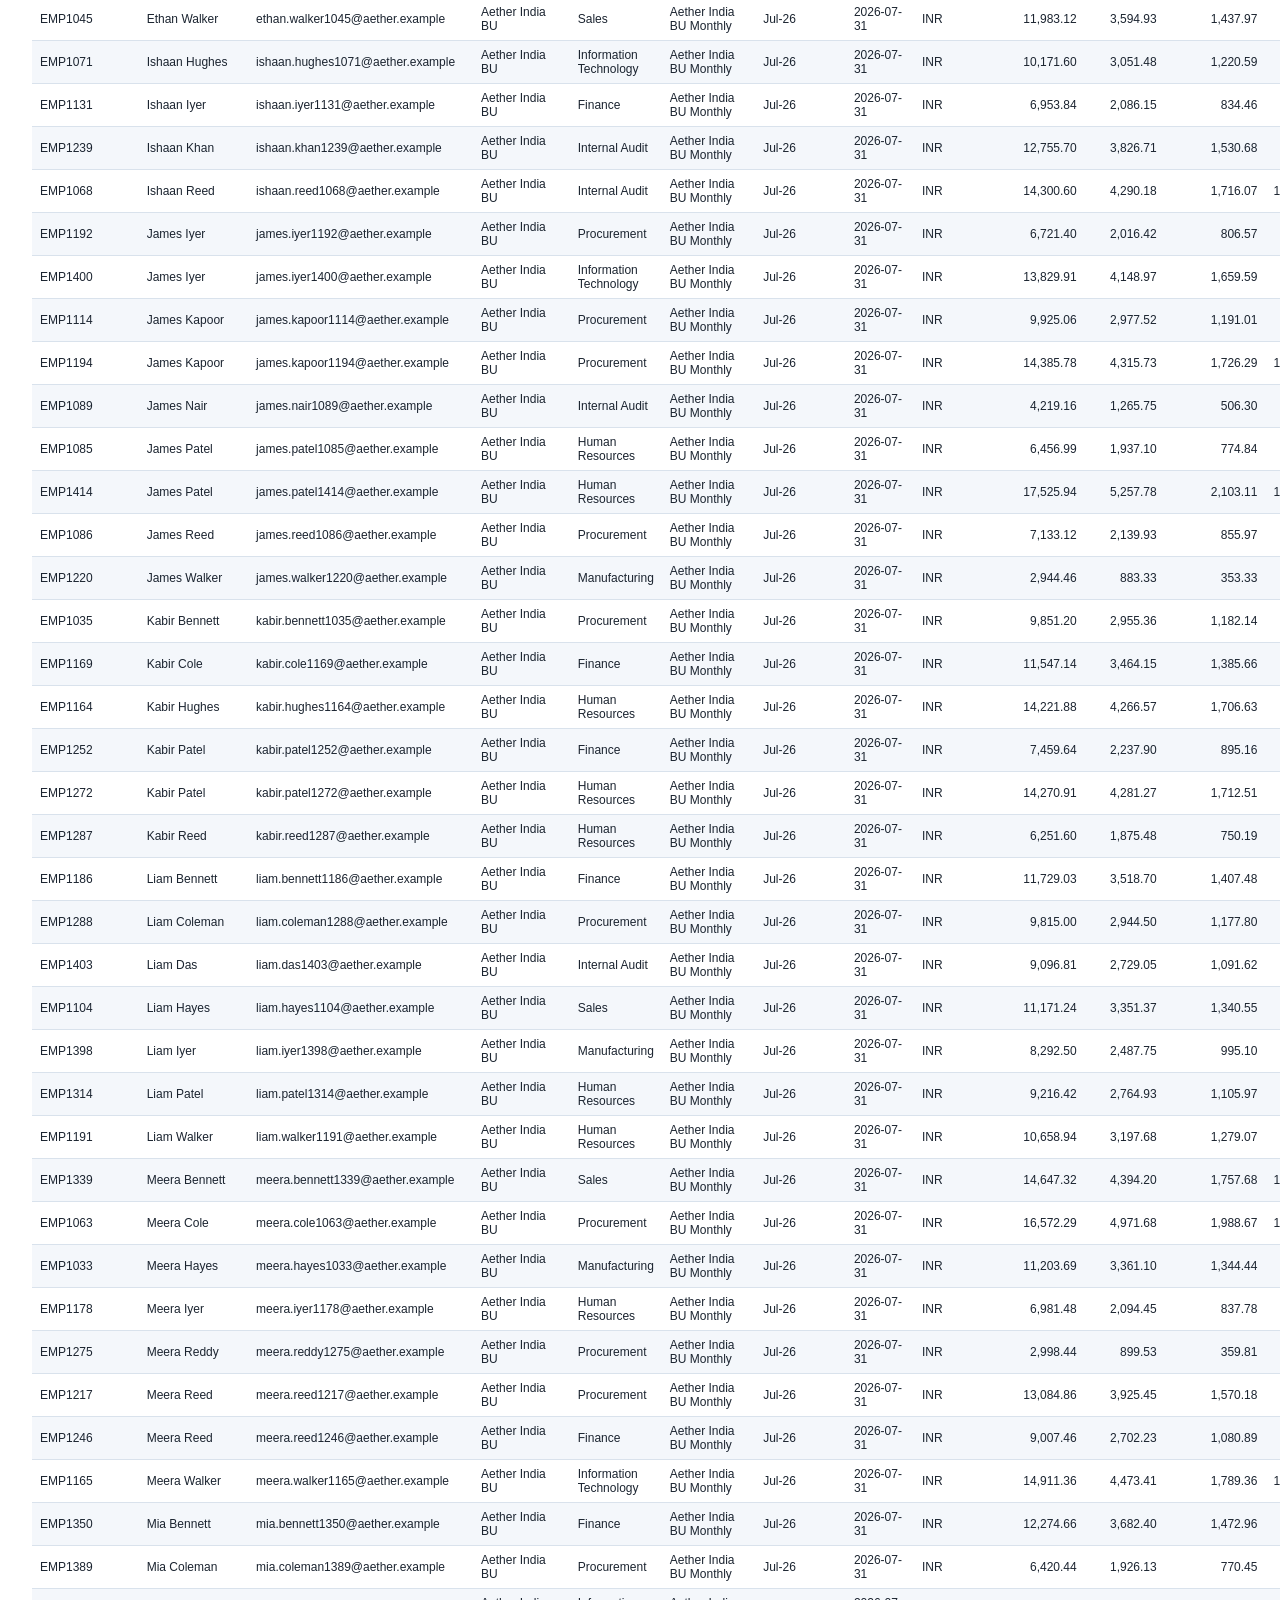
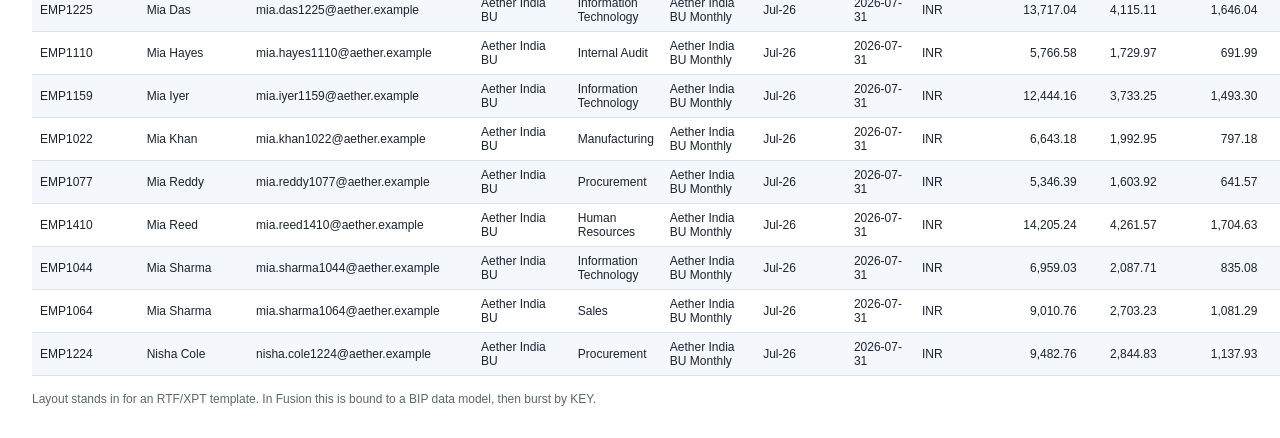
<file: ey-otbi-bi-portfolio/output/bip_payroll_register.html>
<!DOCTYPE html>
<html lang="en">
<head>
  <meta charset="utf-8"/>
  <title>Monthly Payroll Register – Jul-26</title>
  <style>
    body { font-family: "Segoe UI", Arial, sans-serif; margin: 32px; color: #1b2430; }
    .banner { display:flex; justify-content:space-between; border-bottom: 3px solid #1f4e79; padding-bottom: 12px; }
    h1 { margin: 0; font-size: 22px; }
    .meta { color: #5b6770; font-size: 13px; }
    table { border-collapse: collapse; width: 100%; margin-top: 18px; font-size: 12px; }
    th { background: #1f4e79; color: #fff; text-align: left; padding: 8px; }
    td { border-bottom: 1px solid #d9e2ec; padding: 7px 8px; }
    tr:nth-child(even) td { background: #f4f7fb; }
    .num { text-align: right; font-variant-numeric: tabular-nums; }
    .note { margin-top: 16px; font-size: 12px; color: #5b6770; }
  </style>
</head>
<body>
  <div class="banner">
    <div>
      <h1>Monthly Payroll Register – Jul-26</h1>
      <div class="meta">BIP-HCM-01 · Data model: custom SQL on pay run results · Burst key: Business Unit</div>
    </div>
    <div class="meta">Aether Global Industries<br/>Confidential – interview demo</div>
  </div>
  <table><thead><tr><th>person_number</th><th>employee_name</th><th>email</th><th>business_unit</th><th>department</th><th>payroll_name</th><th>period_name</th><th>pay_date</th><th>currency_code</th><th>earnings</th><th>deductions</th><th>employer_cost</th><th>net_pay</th></tr></thead><tbody><tr><td>EMP1108</td><td>Aarav Iyer</td><td>aarav.iyer1108@aether.example</td><td>Aether India BU</td><td>Finance</td><td>Aether India BU Monthly</td><td>Jul-26</td><td>2026-07-31</td><td>INR</td><td class='num'>5,447.62</td><td class='num'>1,634.28</td><td class='num'>653.71</td><td class='num'>3,813.34</td></tr><tr><td>EMP1230</td><td>Aarav Iyer</td><td>aarav.iyer1230@aether.example</td><td>Aether India BU</td><td>Internal Audit</td><td>Aether India BU Monthly</td><td>Jul-26</td><td>2026-07-31</td><td>INR</td><td class='num'>10,846.00</td><td class='num'>3,253.80</td><td class='num'>1,301.52</td><td class='num'>7,592.20</td></tr><tr><td>EMP1257</td><td>Aarav Patel</td><td>aarav.patel1257@aether.example</td><td>Aether India BU</td><td>Manufacturing</td><td>Aether India BU Monthly</td><td>Jul-26</td><td>2026-07-31</td><td>INR</td><td class='num'>15,267.81</td><td class='num'>4,580.35</td><td class='num'>1,832.14</td><td class='num'>10,687.46</td></tr><tr><td>EMP1020</td><td>Aarav Reddy</td><td>aarav.reddy1020@aether.example</td><td>Aether India BU</td><td>Sales</td><td>Aether India BU Monthly</td><td>Jul-26</td><td>2026-07-31</td><td>INR</td><td class='num'>10,787.26</td><td class='num'>3,236.18</td><td class='num'>1,294.47</td><td class='num'>7,551.08</td></tr><tr><td>EMP1048</td><td>Aarav Reed</td><td>aarav.reed1048@aether.example</td><td>Aether India BU</td><td>Finance</td><td>Aether India BU Monthly</td><td>Jul-26</td><td>2026-07-31</td><td>INR</td><td class='num'>17,870.80</td><td class='num'>5,361.25</td><td class='num'>2,144.50</td><td class='num'>12,509.55</td></tr><tr><td>EMP1060</td><td>Aarav Reed</td><td>aarav.reed1060@aether.example</td><td>Aether India BU</td><td>Procurement</td><td>Aether India BU Monthly</td><td>Jul-26</td><td>2026-07-31</td><td>INR</td><td class='num'>15,976.22</td><td class='num'>4,792.87</td><td class='num'>1,917.15</td><td class='num'>11,183.35</td></tr><tr><td>EMP1347</td><td>Aarav Sharma</td><td>aarav.sharma1347@aether.example</td><td>Aether India BU</td><td>Internal Audit</td><td>Aether India BU Monthly</td><td>Jul-26</td><td>2026-07-31</td><td>INR</td><td class='num'>5,843.33</td><td class='num'>1,753.00</td><td class='num'>701.20</td><td class='num'>4,090.33</td></tr><tr><td>EMP1235</td><td>Aarav Walker</td><td>aarav.walker1235@aether.example</td><td>Aether India BU</td><td>Information Technology</td><td>Aether India BU Monthly</td><td>Jul-26</td><td>2026-07-31</td><td>INR</td><td class='num'>5,517.34</td><td class='num'>1,655.20</td><td class='num'>662.08</td><td class='num'>3,862.14</td></tr><tr><td>EMP1221</td><td>Amelia Kapoor</td><td>amelia.kapoor1221@aether.example</td><td>Aether India BU</td><td>Sales</td><td>Aether India BU Monthly</td><td>Jul-26</td><td>2026-07-31</td><td>INR</td><td class='num'>5,947.02</td><td class='num'>1,784.10</td><td class='num'>713.64</td><td class='num'>4,162.92</td></tr><tr><td>EMP1081</td><td>Amelia Khan</td><td>amelia.khan1081@aether.example</td><td>Aether India BU</td><td>Finance</td><td>Aether India BU Monthly</td><td>Jul-26</td><td>2026-07-31</td><td>INR</td><td class='num'>11,933.60</td><td class='num'>3,580.08</td><td class='num'>1,432.03</td><td class='num'>8,353.52</td></tr><tr><td>EMP1189</td><td>Amelia Khan</td><td>amelia.khan1189@aether.example</td><td>Aether India BU</td><td>Finance</td><td>Aether India BU Monthly</td><td>Jul-26</td><td>2026-07-31</td><td>INR</td><td class='num'>14,362.20</td><td class='num'>4,308.66</td><td class='num'>1,723.46</td><td class='num'>10,053.54</td></tr><tr><td>EMP1154</td><td>Amelia Sharma</td><td>amelia.sharma1154@aether.example</td><td>Aether India BU</td><td>Human Resources</td><td>Aether India BU Monthly</td><td>Jul-26</td><td>2026-07-31</td><td>INR</td><td class='num'>12,386.71</td><td class='num'>3,716.02</td><td class='num'>1,486.41</td><td class='num'>8,670.69</td></tr><tr><td>EMP1253</td><td>Ananya Bennett</td><td>ananya.bennett1253@aether.example</td><td>Aether India BU</td><td>Sales</td><td>Aether India BU Monthly</td><td>Jul-26</td><td>2026-07-31</td><td>INR</td><td class='num'>15,330.26</td><td class='num'>4,599.08</td><td class='num'>1,839.63</td><td class='num'>10,731.18</td></tr><tr><td>EMP1271</td><td>Ananya Bennett</td><td>ananya.bennett1271@aether.example</td><td>Aether India BU</td><td>Procurement</td><td>Aether India BU Monthly</td><td>Jul-26</td><td>2026-07-31</td><td>INR</td><td class='num'>17,052.81</td><td class='num'>5,115.85</td><td class='num'>2,046.34</td><td class='num'>11,936.96</td></tr><tr><td>EMP1117</td><td>Ananya Coleman</td><td>ananya.coleman1117@aether.example</td><td>Aether India BU</td><td>Procurement</td><td>Aether India BU Monthly</td><td>Jul-26</td><td>2026-07-31</td><td>INR</td><td class='num'>13,868.40</td><td class='num'>4,160.52</td><td class='num'>1,664.21</td><td class='num'>9,707.88</td></tr><tr><td>EMP1140</td><td>Ananya Hughes</td><td>ananya.hughes1140@aether.example</td><td>Aether India BU</td><td>Sales</td><td>Aether India BU Monthly</td><td>Jul-26</td><td>2026-07-31</td><td>INR</td><td class='num'>15,338.84</td><td class='num'>4,601.65</td><td class='num'>1,840.66</td><td class='num'>10,737.19</td></tr><tr><td>EMP1273</td><td>Ananya Hughes</td><td>ananya.hughes1273@aether.example</td><td>Aether India BU</td><td>Manufacturing</td><td>Aether India BU Monthly</td><td>Jul-26</td><td>2026-07-31</td><td>INR</td><td class='num'>11,911.90</td><td class='num'>3,573.57</td><td class='num'>1,429.43</td><td class='num'>8,338.33</td></tr><tr><td>EMP1316</td><td>Ananya Iyer</td><td>ananya.iyer1316@aether.example</td><td>Aether India BU</td><td>Human Resources</td><td>Aether India BU Monthly</td><td>Jul-26</td><td>2026-07-31</td><td>INR</td><td class='num'>5,609.74</td><td class='num'>1,682.92</td><td class='num'>673.17</td><td class='num'>3,926.82</td></tr><tr><td>EMP1419</td><td>Ananya Iyer</td><td>ananya.iyer1419@aether.example</td><td>Aether India BU</td><td>Internal Audit</td><td>Aether India BU Monthly</td><td>Jul-26</td><td>2026-07-31</td><td>INR</td><td class='num'>17,310.43</td><td class='num'>5,193.13</td><td class='num'>2,077.25</td><td class='num'>12,117.30</td></tr><tr><td>EMP1153</td><td>Ananya Khan</td><td>ananya.khan1153@aether.example</td><td>Aether India BU</td><td>Internal Audit</td><td>Aether India BU Monthly</td><td>Jul-26</td><td>2026-07-31</td><td>INR</td><td class='num'>15,615.16</td><td class='num'>4,684.55</td><td class='num'>1,873.82</td><td class='num'>10,930.61</td></tr><tr><td>EMP1180</td><td>Ananya Nair</td><td>ananya.nair1180@aether.example</td><td>Aether India BU</td><td>Manufacturing</td><td>Aether India BU Monthly</td><td>Jul-26</td><td>2026-07-31</td><td>INR</td><td class='num'>15,575.84</td><td class='num'>4,672.75</td><td class='num'>1,869.10</td><td class='num'>10,903.09</td></tr><tr><td>EMP1231</td><td>Ananya Patel</td><td>ananya.patel1231@aether.example</td><td>Aether India BU</td><td>Procurement</td><td>Aether India BU Monthly</td><td>Jul-26</td><td>2026-07-31</td><td>INR</td><td class='num'>15,093.86</td><td class='num'>4,528.16</td><td class='num'>1,811.26</td><td class='num'>10,565.70</td></tr><tr><td>EMP1373</td><td>Ananya Reddy</td><td>ananya.reddy1373@aether.example</td><td>Aether India BU</td><td>Procurement</td><td>Aether India BU Monthly</td><td>Jul-26</td><td>2026-07-31</td><td>INR</td><td class='num'>13,747.24</td><td class='num'>4,124.17</td><td class='num'>1,649.67</td><td class='num'>9,623.07</td></tr><tr><td>EMP1214</td><td>Ananya Walker</td><td>ananya.walker1214@aether.example</td><td>Aether India BU</td><td>Sales</td><td>Aether India BU Monthly</td><td>Jul-26</td><td>2026-07-31</td><td>INR</td><td class='num'>9,681.19</td><td class='num'>2,904.35</td><td class='num'>1,161.74</td><td class='num'>6,776.84</td></tr><tr><td>EMP1402</td><td>Ananya Walker</td><td>ananya.walker1402@aether.example</td><td>Aether India BU</td><td>Internal Audit</td><td>Aether India BU Monthly</td><td>Jul-26</td><td>2026-07-31</td><td>INR</td><td class='num'>12,211.44</td><td class='num'>3,663.43</td><td class='num'>1,465.37</td><td class='num'>8,548.01</td></tr><tr><td>EMP1364</td><td>Ethan Coleman</td><td>ethan.coleman1364@aether.example</td><td>Aether India BU</td><td>Internal Audit</td><td>Aether India BU Monthly</td><td>Jul-26</td><td>2026-07-31</td><td>INR</td><td class='num'>17,682.24</td><td class='num'>5,304.67</td><td class='num'>2,121.87</td><td class='num'>12,377.57</td></tr><tr><td>EMP1204</td><td>Ethan Das</td><td>ethan.das1204@aether.example</td><td>Aether India BU</td><td>Sales</td><td>Aether India BU Monthly</td><td>Jul-26</td><td>2026-07-31</td><td>INR</td><td class='num'>14,601.22</td><td class='num'>4,380.37</td><td class='num'>1,752.15</td><td class='num'>10,220.85</td></tr><tr><td>EMP1256</td><td>Ethan Das</td><td>ethan.das1256@aether.example</td><td>Aether India BU</td><td>Procurement</td><td>Aether India BU Monthly</td><td>Jul-26</td><td>2026-07-31</td><td>INR</td><td class='num'>10,196.56</td><td class='num'>3,058.97</td><td class='num'>1,223.59</td><td class='num'>7,137.59</td></tr><tr><td>EMP1148</td><td>Ethan Hayes</td><td>ethan.hayes1148@aether.example</td><td>Aether India BU</td><td>Procurement</td><td>Aether India BU Monthly</td><td>Jul-26</td><td>2026-07-31</td><td>INR</td><td class='num'>13,534.99</td><td class='num'>4,060.50</td><td class='num'>1,624.20</td><td class='num'>9,474.49</td></tr><tr><td>EMP1268</td><td>Ethan Hughes</td><td>ethan.hughes1268@aether.example</td><td>Aether India BU</td><td>Human Resources</td><td>Aether India BU Monthly</td><td>Jul-26</td><td>2026-07-31</td><td>INR</td><td class='num'>3,566.94</td><td class='num'>1,070.08</td><td class='num'>428.03</td><td class='num'>2,496.86</td></tr><tr><td>EMP1111</td><td>Ethan Iyer</td><td>ethan.iyer1111@aether.example</td><td>Aether India BU</td><td>Information Technology</td><td>Aether India BU Monthly</td><td>Jul-26</td><td>2026-07-31</td><td>INR</td><td class='num'>10,184.32</td><td class='num'>3,055.30</td><td class='num'>1,222.12</td><td class='num'>7,129.02</td></tr><tr><td>EMP1096</td><td>Ethan Khan</td><td>ethan.khan1096@aether.example</td><td>Aether India BU</td><td>Procurement</td><td>Aether India BU Monthly</td><td>Jul-26</td><td>2026-07-31</td><td>INR</td><td class='num'>12,816.77</td><td class='num'>3,845.03</td><td class='num'>1,538.01</td><td class='num'>8,971.74</td></tr><tr><td>EMP1359</td><td>Ethan Nair</td><td>ethan.nair1359@aether.example</td><td>Aether India BU</td><td>Internal Audit</td><td>Aether India BU Monthly</td><td>Jul-26</td><td>2026-07-31</td><td>INR</td><td class='num'>8,673.96</td><td class='num'>2,602.18</td><td class='num'>1,040.87</td><td class='num'>6,071.78</td></tr><tr><td>EMP1075</td><td>Ethan Reddy</td><td>ethan.reddy1075@aether.example</td><td>Aether India BU</td><td>Internal Audit</td><td>Aether India BU Monthly</td><td>Jul-26</td><td>2026-07-31</td><td>INR</td><td class='num'>17,682.68</td><td class='num'>5,304.80</td><td class='num'>2,121.92</td><td class='num'>12,377.88</td></tr><tr><td>EMP1045</td><td>Ethan Walker</td><td>ethan.walker1045@aether.example</td><td>Aether India BU</td><td>Sales</td><td>Aether India BU Monthly</td><td>Jul-26</td><td>2026-07-31</td><td>INR</td><td class='num'>11,983.12</td><td class='num'>3,594.93</td><td class='num'>1,437.97</td><td class='num'>8,388.19</td></tr><tr><td>EMP1071</td><td>Ishaan Hughes</td><td>ishaan.hughes1071@aether.example</td><td>Aether India BU</td><td>Information Technology</td><td>Aether India BU Monthly</td><td>Jul-26</td><td>2026-07-31</td><td>INR</td><td class='num'>10,171.60</td><td class='num'>3,051.48</td><td class='num'>1,220.59</td><td class='num'>7,120.12</td></tr><tr><td>EMP1131</td><td>Ishaan Iyer</td><td>ishaan.iyer1131@aether.example</td><td>Aether India BU</td><td>Finance</td><td>Aether India BU Monthly</td><td>Jul-26</td><td>2026-07-31</td><td>INR</td><td class='num'>6,953.84</td><td class='num'>2,086.15</td><td class='num'>834.46</td><td class='num'>4,867.69</td></tr><tr><td>EMP1239</td><td>Ishaan Khan</td><td>ishaan.khan1239@aether.example</td><td>Aether India BU</td><td>Internal Audit</td><td>Aether India BU Monthly</td><td>Jul-26</td><td>2026-07-31</td><td>INR</td><td class='num'>12,755.70</td><td class='num'>3,826.71</td><td class='num'>1,530.68</td><td class='num'>8,928.99</td></tr><tr><td>EMP1068</td><td>Ishaan Reed</td><td>ishaan.reed1068@aether.example</td><td>Aether India BU</td><td>Internal Audit</td><td>Aether India BU Monthly</td><td>Jul-26</td><td>2026-07-31</td><td>INR</td><td class='num'>14,300.60</td><td class='num'>4,290.18</td><td class='num'>1,716.07</td><td class='num'>10,010.42</td></tr><tr><td>EMP1192</td><td>James Iyer</td><td>james.iyer1192@aether.example</td><td>Aether India BU</td><td>Procurement</td><td>Aether India BU Monthly</td><td>Jul-26</td><td>2026-07-31</td><td>INR</td><td class='num'>6,721.40</td><td class='num'>2,016.42</td><td class='num'>806.57</td><td class='num'>4,704.98</td></tr><tr><td>EMP1400</td><td>James Iyer</td><td>james.iyer1400@aether.example</td><td>Aether India BU</td><td>Information Technology</td><td>Aether India BU Monthly</td><td>Jul-26</td><td>2026-07-31</td><td>INR</td><td class='num'>13,829.91</td><td class='num'>4,148.97</td><td class='num'>1,659.59</td><td class='num'>9,680.94</td></tr><tr><td>EMP1114</td><td>James Kapoor</td><td>james.kapoor1114@aether.example</td><td>Aether India BU</td><td>Procurement</td><td>Aether India BU Monthly</td><td>Jul-26</td><td>2026-07-31</td><td>INR</td><td class='num'>9,925.06</td><td class='num'>2,977.52</td><td class='num'>1,191.01</td><td class='num'>6,947.54</td></tr><tr><td>EMP1194</td><td>James Kapoor</td><td>james.kapoor1194@aether.example</td><td>Aether India BU</td><td>Procurement</td><td>Aether India BU Monthly</td><td>Jul-26</td><td>2026-07-31</td><td>INR</td><td class='num'>14,385.78</td><td class='num'>4,315.73</td><td class='num'>1,726.29</td><td class='num'>10,070.05</td></tr><tr><td>EMP1089</td><td>James Nair</td><td>james.nair1089@aether.example</td><td>Aether India BU</td><td>Internal Audit</td><td>Aether India BU Monthly</td><td>Jul-26</td><td>2026-07-31</td><td>INR</td><td class='num'>4,219.16</td><td class='num'>1,265.75</td><td class='num'>506.30</td><td class='num'>2,953.41</td></tr><tr><td>EMP1085</td><td>James Patel</td><td>james.patel1085@aether.example</td><td>Aether India BU</td><td>Human Resources</td><td>Aether India BU Monthly</td><td>Jul-26</td><td>2026-07-31</td><td>INR</td><td class='num'>6,456.99</td><td class='num'>1,937.10</td><td class='num'>774.84</td><td class='num'>4,519.89</td></tr><tr><td>EMP1414</td><td>James Patel</td><td>james.patel1414@aether.example</td><td>Aether India BU</td><td>Human Resources</td><td>Aether India BU Monthly</td><td>Jul-26</td><td>2026-07-31</td><td>INR</td><td class='num'>17,525.94</td><td class='num'>5,257.78</td><td class='num'>2,103.11</td><td class='num'>12,268.16</td></tr><tr><td>EMP1086</td><td>James Reed</td><td>james.reed1086@aether.example</td><td>Aether India BU</td><td>Procurement</td><td>Aether India BU Monthly</td><td>Jul-26</td><td>2026-07-31</td><td>INR</td><td class='num'>7,133.12</td><td class='num'>2,139.93</td><td class='num'>855.97</td><td class='num'>4,993.19</td></tr><tr><td>EMP1220</td><td>James Walker</td><td>james.walker1220@aether.example</td><td>Aether India BU</td><td>Manufacturing</td><td>Aether India BU Monthly</td><td>Jul-26</td><td>2026-07-31</td><td>INR</td><td class='num'>2,944.46</td><td class='num'>883.33</td><td class='num'>353.33</td><td class='num'>2,061.13</td></tr><tr><td>EMP1035</td><td>Kabir Bennett</td><td>kabir.bennett1035@aether.example</td><td>Aether India BU</td><td>Procurement</td><td>Aether India BU Monthly</td><td>Jul-26</td><td>2026-07-31</td><td>INR</td><td class='num'>9,851.20</td><td class='num'>2,955.36</td><td class='num'>1,182.14</td><td class='num'>6,895.84</td></tr><tr><td>EMP1169</td><td>Kabir Cole</td><td>kabir.cole1169@aether.example</td><td>Aether India BU</td><td>Finance</td><td>Aether India BU Monthly</td><td>Jul-26</td><td>2026-07-31</td><td>INR</td><td class='num'>11,547.14</td><td class='num'>3,464.15</td><td class='num'>1,385.66</td><td class='num'>8,082.99</td></tr><tr><td>EMP1164</td><td>Kabir Hughes</td><td>kabir.hughes1164@aether.example</td><td>Aether India BU</td><td>Human Resources</td><td>Aether India BU Monthly</td><td>Jul-26</td><td>2026-07-31</td><td>INR</td><td class='num'>14,221.88</td><td class='num'>4,266.57</td><td class='num'>1,706.63</td><td class='num'>9,955.31</td></tr><tr><td>EMP1252</td><td>Kabir Patel</td><td>kabir.patel1252@aether.example</td><td>Aether India BU</td><td>Finance</td><td>Aether India BU Monthly</td><td>Jul-26</td><td>2026-07-31</td><td>INR</td><td class='num'>7,459.64</td><td class='num'>2,237.90</td><td class='num'>895.16</td><td class='num'>5,221.74</td></tr><tr><td>EMP1272</td><td>Kabir Patel</td><td>kabir.patel1272@aether.example</td><td>Aether India BU</td><td>Human Resources</td><td>Aether India BU Monthly</td><td>Jul-26</td><td>2026-07-31</td><td>INR</td><td class='num'>14,270.91</td><td class='num'>4,281.27</td><td class='num'>1,712.51</td><td class='num'>9,989.64</td></tr><tr><td>EMP1287</td><td>Kabir Reed</td><td>kabir.reed1287@aether.example</td><td>Aether India BU</td><td>Human Resources</td><td>Aether India BU Monthly</td><td>Jul-26</td><td>2026-07-31</td><td>INR</td><td class='num'>6,251.60</td><td class='num'>1,875.48</td><td class='num'>750.19</td><td class='num'>4,376.12</td></tr><tr><td>EMP1186</td><td>Liam Bennett</td><td>liam.bennett1186@aether.example</td><td>Aether India BU</td><td>Finance</td><td>Aether India BU Monthly</td><td>Jul-26</td><td>2026-07-31</td><td>INR</td><td class='num'>11,729.03</td><td class='num'>3,518.70</td><td class='num'>1,407.48</td><td class='num'>8,210.33</td></tr><tr><td>EMP1288</td><td>Liam Coleman</td><td>liam.coleman1288@aether.example</td><td>Aether India BU</td><td>Procurement</td><td>Aether India BU Monthly</td><td>Jul-26</td><td>2026-07-31</td><td>INR</td><td class='num'>9,815.00</td><td class='num'>2,944.50</td><td class='num'>1,177.80</td><td class='num'>6,870.50</td></tr><tr><td>EMP1403</td><td>Liam Das</td><td>liam.das1403@aether.example</td><td>Aether India BU</td><td>Internal Audit</td><td>Aether India BU Monthly</td><td>Jul-26</td><td>2026-07-31</td><td>INR</td><td class='num'>9,096.81</td><td class='num'>2,729.05</td><td class='num'>1,091.62</td><td class='num'>6,367.76</td></tr><tr><td>EMP1104</td><td>Liam Hayes</td><td>liam.hayes1104@aether.example</td><td>Aether India BU</td><td>Sales</td><td>Aether India BU Monthly</td><td>Jul-26</td><td>2026-07-31</td><td>INR</td><td class='num'>11,171.24</td><td class='num'>3,351.37</td><td class='num'>1,340.55</td><td class='num'>7,819.87</td></tr><tr><td>EMP1398</td><td>Liam Iyer</td><td>liam.iyer1398@aether.example</td><td>Aether India BU</td><td>Manufacturing</td><td>Aether India BU Monthly</td><td>Jul-26</td><td>2026-07-31</td><td>INR</td><td class='num'>8,292.50</td><td class='num'>2,487.75</td><td class='num'>995.10</td><td class='num'>5,804.75</td></tr><tr><td>EMP1314</td><td>Liam Patel</td><td>liam.patel1314@aether.example</td><td>Aether India BU</td><td>Human Resources</td><td>Aether India BU Monthly</td><td>Jul-26</td><td>2026-07-31</td><td>INR</td><td class='num'>9,216.42</td><td class='num'>2,764.93</td><td class='num'>1,105.97</td><td class='num'>6,451.49</td></tr><tr><td>EMP1191</td><td>Liam Walker</td><td>liam.walker1191@aether.example</td><td>Aether India BU</td><td>Human Resources</td><td>Aether India BU Monthly</td><td>Jul-26</td><td>2026-07-31</td><td>INR</td><td class='num'>10,658.94</td><td class='num'>3,197.68</td><td class='num'>1,279.07</td><td class='num'>7,461.26</td></tr><tr><td>EMP1339</td><td>Meera Bennett</td><td>meera.bennett1339@aether.example</td><td>Aether India BU</td><td>Sales</td><td>Aether India BU Monthly</td><td>Jul-26</td><td>2026-07-31</td><td>INR</td><td class='num'>14,647.32</td><td class='num'>4,394.20</td><td class='num'>1,757.68</td><td class='num'>10,253.12</td></tr><tr><td>EMP1063</td><td>Meera Cole</td><td>meera.cole1063@aether.example</td><td>Aether India BU</td><td>Procurement</td><td>Aether India BU Monthly</td><td>Jul-26</td><td>2026-07-31</td><td>INR</td><td class='num'>16,572.29</td><td class='num'>4,971.68</td><td class='num'>1,988.67</td><td class='num'>11,600.61</td></tr><tr><td>EMP1033</td><td>Meera Hayes</td><td>meera.hayes1033@aether.example</td><td>Aether India BU</td><td>Manufacturing</td><td>Aether India BU Monthly</td><td>Jul-26</td><td>2026-07-31</td><td>INR</td><td class='num'>11,203.69</td><td class='num'>3,361.10</td><td class='num'>1,344.44</td><td class='num'>7,842.59</td></tr><tr><td>EMP1178</td><td>Meera Iyer</td><td>meera.iyer1178@aether.example</td><td>Aether India BU</td><td>Human Resources</td><td>Aether India BU Monthly</td><td>Jul-26</td><td>2026-07-31</td><td>INR</td><td class='num'>6,981.48</td><td class='num'>2,094.45</td><td class='num'>837.78</td><td class='num'>4,887.03</td></tr><tr><td>EMP1275</td><td>Meera Reddy</td><td>meera.reddy1275@aether.example</td><td>Aether India BU</td><td>Procurement</td><td>Aether India BU Monthly</td><td>Jul-26</td><td>2026-07-31</td><td>INR</td><td class='num'>2,998.44</td><td class='num'>899.53</td><td class='num'>359.81</td><td class='num'>2,098.91</td></tr><tr><td>EMP1217</td><td>Meera Reed</td><td>meera.reed1217@aether.example</td><td>Aether India BU</td><td>Procurement</td><td>Aether India BU Monthly</td><td>Jul-26</td><td>2026-07-31</td><td>INR</td><td class='num'>13,084.86</td><td class='num'>3,925.45</td><td class='num'>1,570.18</td><td class='num'>9,159.41</td></tr><tr><td>EMP1246</td><td>Meera Reed</td><td>meera.reed1246@aether.example</td><td>Aether India BU</td><td>Finance</td><td>Aether India BU Monthly</td><td>Jul-26</td><td>2026-07-31</td><td>INR</td><td class='num'>9,007.46</td><td class='num'>2,702.23</td><td class='num'>1,080.89</td><td class='num'>6,305.23</td></tr><tr><td>EMP1165</td><td>Meera Walker</td><td>meera.walker1165@aether.example</td><td>Aether India BU</td><td>Information Technology</td><td>Aether India BU Monthly</td><td>Jul-26</td><td>2026-07-31</td><td>INR</td><td class='num'>14,911.36</td><td class='num'>4,473.41</td><td class='num'>1,789.36</td><td class='num'>10,437.95</td></tr><tr><td>EMP1350</td><td>Mia Bennett</td><td>mia.bennett1350@aether.example</td><td>Aether India BU</td><td>Finance</td><td>Aether India BU Monthly</td><td>Jul-26</td><td>2026-07-31</td><td>INR</td><td class='num'>12,274.66</td><td class='num'>3,682.40</td><td class='num'>1,472.96</td><td class='num'>8,592.26</td></tr><tr><td>EMP1389</td><td>Mia Coleman</td><td>mia.coleman1389@aether.example</td><td>Aether India BU</td><td>Procurement</td><td>Aether India BU Monthly</td><td>Jul-26</td><td>2026-07-31</td><td>INR</td><td class='num'>6,420.44</td><td class='num'>1,926.13</td><td class='num'>770.45</td><td class='num'>4,494.31</td></tr><tr><td>EMP1225</td><td>Mia Das</td><td>mia.das1225@aether.example</td><td>Aether India BU</td><td>Information Technology</td><td>Aether India BU Monthly</td><td>Jul-26</td><td>2026-07-31</td><td>INR</td><td class='num'>13,717.04</td><td class='num'>4,115.11</td><td class='num'>1,646.04</td><td class='num'>9,601.93</td></tr><tr><td>EMP1110</td><td>Mia Hayes</td><td>mia.hayes1110@aether.example</td><td>Aether India BU</td><td>Internal Audit</td><td>Aether India BU Monthly</td><td>Jul-26</td><td>2026-07-31</td><td>INR</td><td class='num'>5,766.58</td><td class='num'>1,729.97</td><td class='num'>691.99</td><td class='num'>4,036.61</td></tr><tr><td>EMP1159</td><td>Mia Iyer</td><td>mia.iyer1159@aether.example</td><td>Aether India BU</td><td>Information Technology</td><td>Aether India BU Monthly</td><td>Jul-26</td><td>2026-07-31</td><td>INR</td><td class='num'>12,444.16</td><td class='num'>3,733.25</td><td class='num'>1,493.30</td><td class='num'>8,710.91</td></tr><tr><td>EMP1022</td><td>Mia Khan</td><td>mia.khan1022@aether.example</td><td>Aether India BU</td><td>Manufacturing</td><td>Aether India BU Monthly</td><td>Jul-26</td><td>2026-07-31</td><td>INR</td><td class='num'>6,643.18</td><td class='num'>1,992.95</td><td class='num'>797.18</td><td class='num'>4,650.23</td></tr><tr><td>EMP1077</td><td>Mia Reddy</td><td>mia.reddy1077@aether.example</td><td>Aether India BU</td><td>Procurement</td><td>Aether India BU Monthly</td><td>Jul-26</td><td>2026-07-31</td><td>INR</td><td class='num'>5,346.39</td><td class='num'>1,603.92</td><td class='num'>641.57</td><td class='num'>3,742.47</td></tr><tr><td>EMP1410</td><td>Mia Reed</td><td>mia.reed1410@aether.example</td><td>Aether India BU</td><td>Human Resources</td><td>Aether India BU Monthly</td><td>Jul-26</td><td>2026-07-31</td><td>INR</td><td class='num'>14,205.24</td><td class='num'>4,261.57</td><td class='num'>1,704.63</td><td class='num'>9,943.67</td></tr><tr><td>EMP1044</td><td>Mia Sharma</td><td>mia.sharma1044@aether.example</td><td>Aether India BU</td><td>Information Technology</td><td>Aether India BU Monthly</td><td>Jul-26</td><td>2026-07-31</td><td>INR</td><td class='num'>6,959.03</td><td class='num'>2,087.71</td><td class='num'>835.08</td><td class='num'>4,871.32</td></tr><tr><td>EMP1064</td><td>Mia Sharma</td><td>mia.sharma1064@aether.example</td><td>Aether India BU</td><td>Sales</td><td>Aether India BU Monthly</td><td>Jul-26</td><td>2026-07-31</td><td>INR</td><td class='num'>9,010.76</td><td class='num'>2,703.23</td><td class='num'>1,081.29</td><td class='num'>6,307.53</td></tr><tr><td>EMP1224</td><td>Nisha Cole</td><td>nisha.cole1224@aether.example</td><td>Aether India BU</td><td>Procurement</td><td>Aether India BU Monthly</td><td>Jul-26</td><td>2026-07-31</td><td>INR</td><td class='num'>9,482.76</td><td class='num'>2,844.83</td><td class='num'>1,137.93</td><td class='num'>6,637.93</td></tr></tbody></table>
  <p class="note">Layout stands in for an RTF/XPT template. In Fusion this is bound to a BIP data model, then burst by KEY.</p>
</body>
</html>
</file>
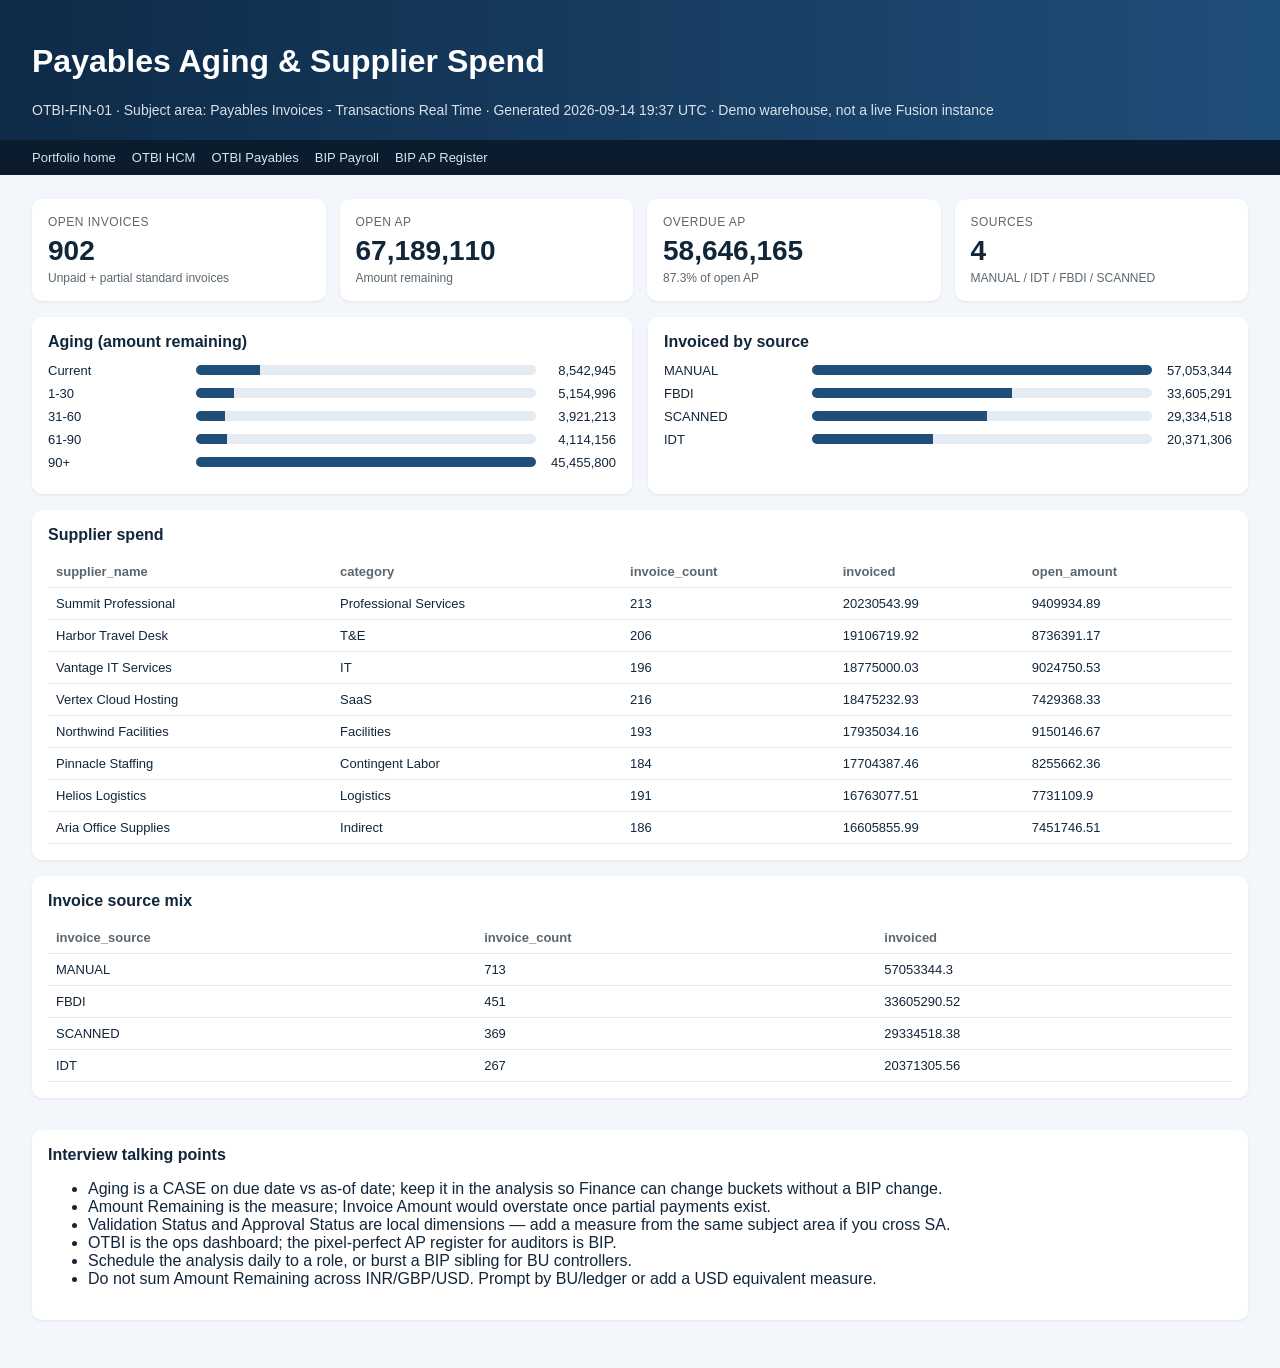
<file: ey-otbi-bi-portfolio/output/otbi_ap_aging.html>
<!DOCTYPE html>
<html lang="en">
<head>
  <meta charset="utf-8"/>
  <meta name="viewport" content="width=device-width, initial-scale=1"/>
  <title>Payables Aging & Supplier Spend</title>
  <style>
    :root { --navy:#12263a; --blue:#1f4e79; --bg:#f3f6fa; --card:#fff; }
    * { box-sizing: border-box; }
    body { margin:0; font-family: "Segoe UI", Arial, sans-serif; background: var(--bg); color: var(--navy); }
    header { background: linear-gradient(90deg, #0e2a47, #1f4e79); color:#fff; padding: 22px 32px; }
    header p { margin: 6px 0 0; opacity: .85; font-size: 14px; }
    nav { display:flex; gap:16px; padding: 10px 32px; background:#0b1c2e; }
    nav a { color:#d6e4f0; text-decoration:none; font-size: 13px; }
    main { padding: 24px 32px 48px; }
    .kpis { display:grid; grid-template-columns: repeat(auto-fit, minmax(180px, 1fr)); gap: 14px; }
    .kpi { background: var(--card); padding: 16px; border-radius: 10px; box-shadow: 0 1px 3px rgba(18,38,58,.08); }
    .lbl { margin:0; font-size:12px; color:#5b6770; text-transform: uppercase; letter-spacing:.04em; }
    .val { margin: 6px 0 0; font-size: 28px; font-weight: 650; }
    .sub { margin: 4px 0 0; font-size: 12px; color:#5b6770; }
    .grid { display:grid; grid-template-columns: 1fr 1fr; gap: 16px; margin-top: 16px; }
    .panel { background: var(--card); padding: 16px; border-radius: 10px; box-shadow: 0 1px 3px rgba(18,38,58,.08); }
    .wide { grid-column: 1 / -1; }
    h2 { margin: 0 0 12px; font-size: 16px; }
    table { width:100%; border-collapse: collapse; font-size: 13px; }
    th, td { padding: 8px; border-bottom: 1px solid #e4ebf2; text-align:left; }
    th { color:#5b6770; font-weight: 600; }
    .talk { margin-top: 16px; }
    .bar-row { display:grid; grid-template-columns: 140px 1fr 72px; gap:8px; align-items:center; margin: 8px 0; font-size: 13px; }
    .bar-track { background:#e4ebf2; height:10px; border-radius: 6px; overflow:hidden; }
    .bar-fill { display:block; height:100%; background:#1f4e79; }
    .bar-val { text-align:right; font-variant-numeric: tabular-nums; }
    @media (max-width: 900px) { .grid { grid-template-columns: 1fr; } }
  </style>
</head>
<body>
  <header>
    <h1>Payables Aging & Supplier Spend</h1>
    <p>OTBI-FIN-01 · Subject area: Payables Invoices - Transactions Real Time · Generated 2026-09-14 19:37 UTC · Demo warehouse, not a live Fusion instance</p>
  </header>
  <nav>
    <a href="index.html">Portfolio home</a>
    <a href="otbi_hcm_workforce.html">OTBI HCM</a>
    <a href="otbi_ap_aging.html">OTBI Payables</a>
    <a href="bip_payroll_register.html">BIP Payroll</a>
    <a href="bip_ap_invoice_register.html">BIP AP Register</a>
  </nav>
  <main>
    <section class="kpis"><article class='kpi'><p class='lbl'>Open invoices</p><p class='val'>902</p><p class='sub'>Unpaid + partial standard invoices</p></article><article class='kpi'><p class='lbl'>Open AP</p><p class='val'>67,189,110</p><p class='sub'>Amount remaining</p></article><article class='kpi'><p class='lbl'>Overdue AP</p><p class='val'>58,646,165</p><p class='sub'>87.3% of open AP</p></article><article class='kpi'><p class='lbl'>Sources</p><p class='val'>4</p><p class='sub'>MANUAL / IDT / FBDI / SCANNED</p></article></section>
    <div class="grid">
      <section class='panel'><h2>Aging (amount remaining)</h2><div class='bar-row'><span class='bar-lbl'>Current</span><span class='bar-track'><span class='bar-fill' style='width:18.8%'></span></span><span class='bar-val'>8,542,945</span></div><div class='bar-row'><span class='bar-lbl'>1-30</span><span class='bar-track'><span class='bar-fill' style='width:11.3%'></span></span><span class='bar-val'>5,154,996</span></div><div class='bar-row'><span class='bar-lbl'>31-60</span><span class='bar-track'><span class='bar-fill' style='width:8.6%'></span></span><span class='bar-val'>3,921,213</span></div><div class='bar-row'><span class='bar-lbl'>61-90</span><span class='bar-track'><span class='bar-fill' style='width:9.1%'></span></span><span class='bar-val'>4,114,156</span></div><div class='bar-row'><span class='bar-lbl'>90+</span><span class='bar-track'><span class='bar-fill' style='width:100.0%'></span></span><span class='bar-val'>45,455,800</span></div></section><section class='panel'><h2>Invoiced by source</h2><div class='bar-row'><span class='bar-lbl'>MANUAL</span><span class='bar-track'><span class='bar-fill' style='width:100.0%'></span></span><span class='bar-val'>57,053,344</span></div><div class='bar-row'><span class='bar-lbl'>FBDI</span><span class='bar-track'><span class='bar-fill' style='width:58.9%'></span></span><span class='bar-val'>33,605,291</span></div><div class='bar-row'><span class='bar-lbl'>SCANNED</span><span class='bar-track'><span class='bar-fill' style='width:51.4%'></span></span><span class='bar-val'>29,334,518</span></div><div class='bar-row'><span class='bar-lbl'>IDT</span><span class='bar-track'><span class='bar-fill' style='width:35.7%'></span></span><span class='bar-val'>20,371,306</span></div></section>
      <section class='panel wide'><h2>Supplier spend</h2><table><thead><tr><th>supplier_name</th><th>category</th><th>invoice_count</th><th>invoiced</th><th>open_amount</th></tr></thead><tbody><tr><td>Summit Professional</td><td>Professional Services</td><td>213</td><td>20230543.99</td><td>9409934.89</td></tr><tr><td>Harbor Travel Desk</td><td>T&amp;E</td><td>206</td><td>19106719.92</td><td>8736391.17</td></tr><tr><td>Vantage IT Services</td><td>IT</td><td>196</td><td>18775000.03</td><td>9024750.53</td></tr><tr><td>Vertex Cloud Hosting</td><td>SaaS</td><td>216</td><td>18475232.93</td><td>7429368.33</td></tr><tr><td>Northwind Facilities</td><td>Facilities</td><td>193</td><td>17935034.16</td><td>9150146.67</td></tr><tr><td>Pinnacle Staffing</td><td>Contingent Labor</td><td>184</td><td>17704387.46</td><td>8255662.36</td></tr><tr><td>Helios Logistics</td><td>Logistics</td><td>191</td><td>16763077.51</td><td>7731109.9</td></tr><tr><td>Aria Office Supplies</td><td>Indirect</td><td>186</td><td>16605855.99</td><td>7451746.51</td></tr></tbody></table></section><section class='panel wide'><h2>Invoice source mix</h2><table><thead><tr><th>invoice_source</th><th>invoice_count</th><th>invoiced</th></tr></thead><tbody><tr><td>MANUAL</td><td>713</td><td>57053344.3</td></tr><tr><td>FBDI</td><td>451</td><td>33605290.52</td></tr><tr><td>SCANNED</td><td>369</td><td>29334518.38</td></tr><tr><td>IDT</td><td>267</td><td>20371305.56</td></tr></tbody></table></section>
      <section class="panel talk wide">
        <h2>Interview talking points</h2>
        <ul><li>Aging is a CASE on due date vs as-of date; keep it in the analysis so Finance can change buckets without a BIP change.</li><li>Amount Remaining is the measure; Invoice Amount would overstate once partial payments exist.</li><li>Validation Status and Approval Status are local dimensions — add a measure from the same subject area if you cross SA.</li><li>OTBI is the ops dashboard; the pixel-perfect AP register for auditors is BIP.</li><li>Schedule the analysis daily to a role, or burst a BIP sibling for BU controllers.</li><li>Do not sum Amount Remaining across INR/GBP/USD. Prompt by BU/ledger or add a USD equivalent measure.</li></ul>
      </section>
    </div>
  </main>
</body>
</html>
</file>
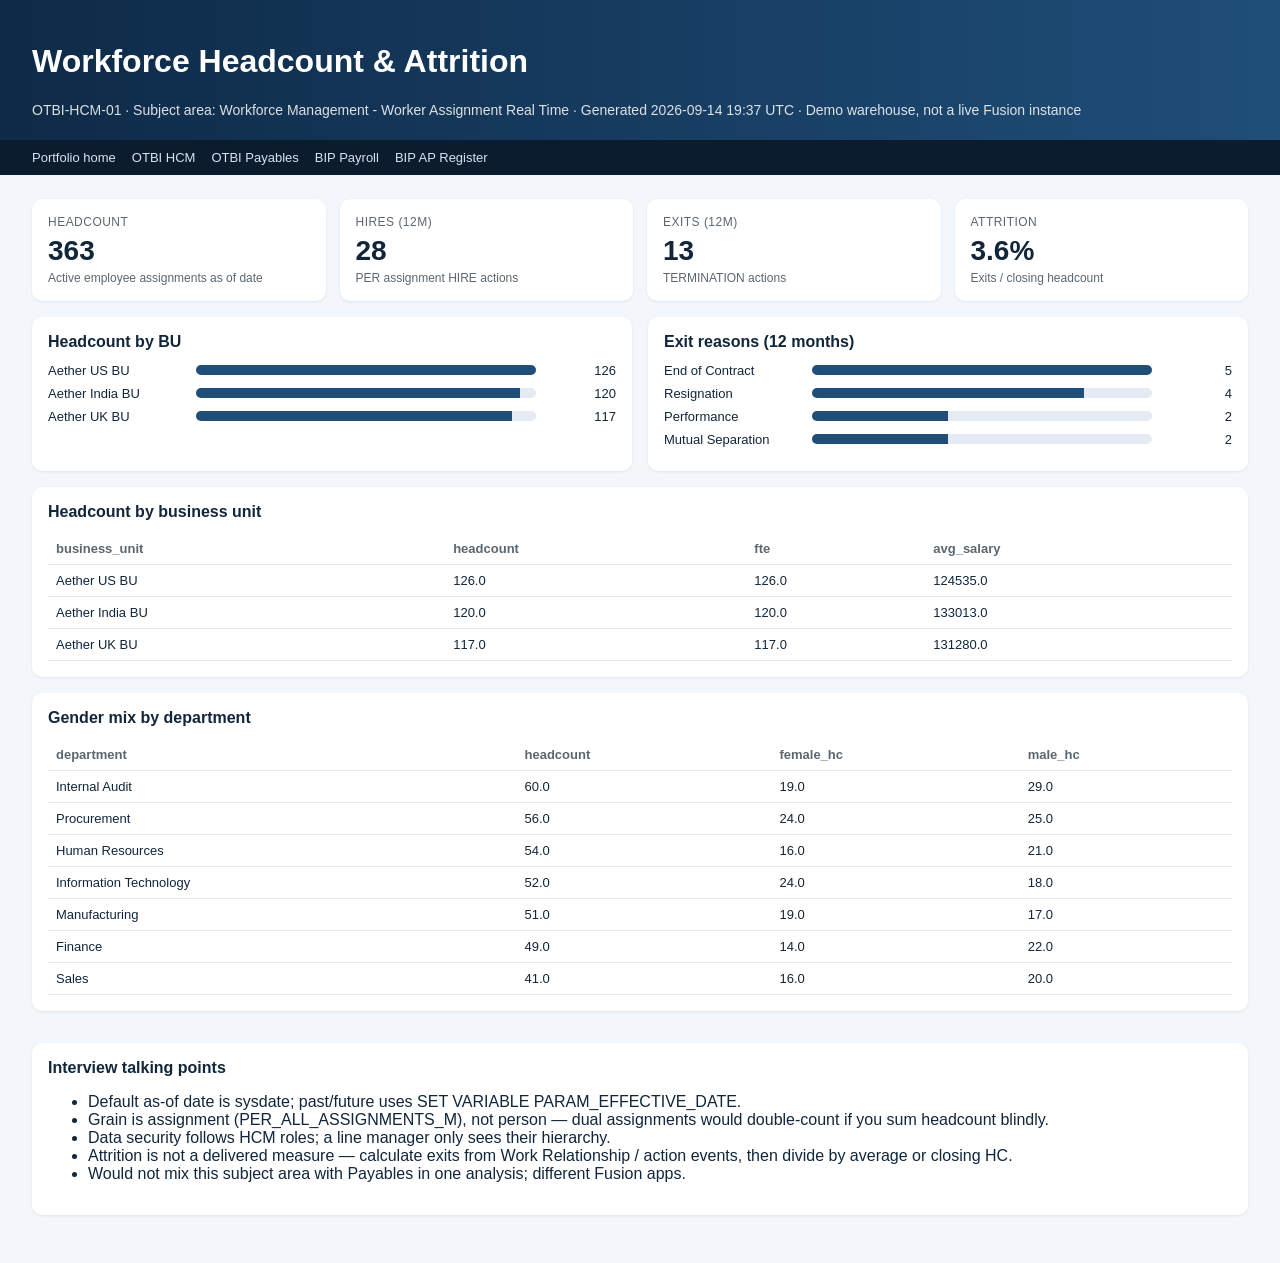
<file: ey-otbi-bi-portfolio/output/otbi_hcm_workforce.html>
<!DOCTYPE html>
<html lang="en">
<head>
  <meta charset="utf-8"/>
  <meta name="viewport" content="width=device-width, initial-scale=1"/>
  <title>Workforce Headcount & Attrition</title>
  <style>
    :root { --navy:#12263a; --blue:#1f4e79; --bg:#f3f6fa; --card:#fff; }
    * { box-sizing: border-box; }
    body { margin:0; font-family: "Segoe UI", Arial, sans-serif; background: var(--bg); color: var(--navy); }
    header { background: linear-gradient(90deg, #0e2a47, #1f4e79); color:#fff; padding: 22px 32px; }
    header p { margin: 6px 0 0; opacity: .85; font-size: 14px; }
    nav { display:flex; gap:16px; padding: 10px 32px; background:#0b1c2e; }
    nav a { color:#d6e4f0; text-decoration:none; font-size: 13px; }
    main { padding: 24px 32px 48px; }
    .kpis { display:grid; grid-template-columns: repeat(auto-fit, minmax(180px, 1fr)); gap: 14px; }
    .kpi { background: var(--card); padding: 16px; border-radius: 10px; box-shadow: 0 1px 3px rgba(18,38,58,.08); }
    .lbl { margin:0; font-size:12px; color:#5b6770; text-transform: uppercase; letter-spacing:.04em; }
    .val { margin: 6px 0 0; font-size: 28px; font-weight: 650; }
    .sub { margin: 4px 0 0; font-size: 12px; color:#5b6770; }
    .grid { display:grid; grid-template-columns: 1fr 1fr; gap: 16px; margin-top: 16px; }
    .panel { background: var(--card); padding: 16px; border-radius: 10px; box-shadow: 0 1px 3px rgba(18,38,58,.08); }
    .wide { grid-column: 1 / -1; }
    h2 { margin: 0 0 12px; font-size: 16px; }
    table { width:100%; border-collapse: collapse; font-size: 13px; }
    th, td { padding: 8px; border-bottom: 1px solid #e4ebf2; text-align:left; }
    th { color:#5b6770; font-weight: 600; }
    .talk { margin-top: 16px; }
    .bar-row { display:grid; grid-template-columns: 140px 1fr 72px; gap:8px; align-items:center; margin: 8px 0; font-size: 13px; }
    .bar-track { background:#e4ebf2; height:10px; border-radius: 6px; overflow:hidden; }
    .bar-fill { display:block; height:100%; background:#1f4e79; }
    .bar-val { text-align:right; font-variant-numeric: tabular-nums; }
    @media (max-width: 900px) { .grid { grid-template-columns: 1fr; } }
  </style>
</head>
<body>
  <header>
    <h1>Workforce Headcount & Attrition</h1>
    <p>OTBI-HCM-01 · Subject area: Workforce Management - Worker Assignment Real Time · Generated 2026-09-14 19:37 UTC · Demo warehouse, not a live Fusion instance</p>
  </header>
  <nav>
    <a href="index.html">Portfolio home</a>
    <a href="otbi_hcm_workforce.html">OTBI HCM</a>
    <a href="otbi_ap_aging.html">OTBI Payables</a>
    <a href="bip_payroll_register.html">BIP Payroll</a>
    <a href="bip_ap_invoice_register.html">BIP AP Register</a>
  </nav>
  <main>
    <section class="kpis"><article class='kpi'><p class='lbl'>Headcount</p><p class='val'>363</p><p class='sub'>Active employee assignments as of date</p></article><article class='kpi'><p class='lbl'>Hires (12m)</p><p class='val'>28</p><p class='sub'>PER assignment HIRE actions</p></article><article class='kpi'><p class='lbl'>Exits (12m)</p><p class='val'>13</p><p class='sub'>TERMINATION actions</p></article><article class='kpi'><p class='lbl'>Attrition</p><p class='val'>3.6%</p><p class='sub'>Exits / closing headcount</p></article></section>
    <div class="grid">
      <section class='panel'><h2>Headcount by BU</h2><div class='bar-row'><span class='bar-lbl'>Aether US BU</span><span class='bar-track'><span class='bar-fill' style='width:100.0%'></span></span><span class='bar-val'>126</span></div><div class='bar-row'><span class='bar-lbl'>Aether India BU</span><span class='bar-track'><span class='bar-fill' style='width:95.2%'></span></span><span class='bar-val'>120</span></div><div class='bar-row'><span class='bar-lbl'>Aether UK BU</span><span class='bar-track'><span class='bar-fill' style='width:92.9%'></span></span><span class='bar-val'>117</span></div></section><section class='panel'><h2>Exit reasons (12 months)</h2><div class='bar-row'><span class='bar-lbl'>End of Contract</span><span class='bar-track'><span class='bar-fill' style='width:100.0%'></span></span><span class='bar-val'>5</span></div><div class='bar-row'><span class='bar-lbl'>Resignation</span><span class='bar-track'><span class='bar-fill' style='width:80.0%'></span></span><span class='bar-val'>4</span></div><div class='bar-row'><span class='bar-lbl'>Performance</span><span class='bar-track'><span class='bar-fill' style='width:40.0%'></span></span><span class='bar-val'>2</span></div><div class='bar-row'><span class='bar-lbl'>Mutual Separation</span><span class='bar-track'><span class='bar-fill' style='width:40.0%'></span></span><span class='bar-val'>2</span></div></section>
      <section class='panel wide'><h2>Headcount by business unit</h2><table><thead><tr><th>business_unit</th><th>headcount</th><th>fte</th><th>avg_salary</th></tr></thead><tbody><tr><td>Aether US BU</td><td>126.0</td><td>126.0</td><td>124535.0</td></tr><tr><td>Aether India BU</td><td>120.0</td><td>120.0</td><td>133013.0</td></tr><tr><td>Aether UK BU</td><td>117.0</td><td>117.0</td><td>131280.0</td></tr></tbody></table></section><section class='panel wide'><h2>Gender mix by department</h2><table><thead><tr><th>department</th><th>headcount</th><th>female_hc</th><th>male_hc</th></tr></thead><tbody><tr><td>Internal Audit</td><td>60.0</td><td>19.0</td><td>29.0</td></tr><tr><td>Procurement</td><td>56.0</td><td>24.0</td><td>25.0</td></tr><tr><td>Human Resources</td><td>54.0</td><td>16.0</td><td>21.0</td></tr><tr><td>Information Technology</td><td>52.0</td><td>24.0</td><td>18.0</td></tr><tr><td>Manufacturing</td><td>51.0</td><td>19.0</td><td>17.0</td></tr><tr><td>Finance</td><td>49.0</td><td>14.0</td><td>22.0</td></tr><tr><td>Sales</td><td>41.0</td><td>16.0</td><td>20.0</td></tr></tbody></table></section>
      <section class="panel talk wide">
        <h2>Interview talking points</h2>
        <ul><li>Default as-of date is sysdate; past/future uses SET VARIABLE PARAM_EFFECTIVE_DATE.</li><li>Grain is assignment (PER_ALL_ASSIGNMENTS_M), not person — dual assignments would double-count if you sum headcount blindly.</li><li>Data security follows HCM roles; a line manager only sees their hierarchy.</li><li>Attrition is not a delivered measure — calculate exits from Work Relationship / action events, then divide by average or closing HC.</li><li>Would not mix this subject area with Payables in one analysis; different Fusion apps.</li></ul>
      </section>
    </div>
  </main>
</body>
</html>
</file>
<file: csa-workbook/pdf/fonts.css>
/* cyrillic-ext */
@font-face {
  font-family: 'Caveat';
  font-style: normal;
  font-weight: 500;
  font-display: swap;
  src: url(./fonts/Wnz6HAc5bAfYB2Q7azYYmg8.woff2) format('woff2');
  unicode-range: U+0460-052F, U+1C80-1C8A, U+20B4, U+2DE0-2DFF, U+A640-A69F, U+FE2E-FE2F;
}
/* cyrillic */
@font-face {
  font-family: 'Caveat';
  font-style: normal;
  font-weight: 500;
  font-display: swap;
  src: url(./fonts/Wnz6HAc5bAfYB2Q7YjYYmg8.woff2) format('woff2');
  unicode-range: U+0301, U+0400-045F, U+0490-0491, U+04B0-04B1, U+2116;
}
/* latin-ext */
@font-face {
  font-family: 'Caveat';
  font-style: normal;
  font-weight: 500;
  font-display: swap;
  src: url(./fonts/Wnz6HAc5bAfYB2Q7aDYYmg8.woff2) format('woff2');
  unicode-range: U+0100-02BA, U+02BD-02C5, U+02C7-02CC, U+02CE-02D7, U+02DD-02FF, U+0304, U+0308, U+0329, U+1D00-1DBF, U+1E00-1E9F, U+1EF2-1EFF, U+2020, U+20A0-20AB, U+20AD-20C0, U+2113, U+2C60-2C7F, U+A720-A7FF;
}
/* latin */
@font-face {
  font-family: 'Caveat';
  font-style: normal;
  font-weight: 500;
  font-display: swap;
  src: url(./fonts/Wnz6HAc5bAfYB2Q7ZjYY.woff2) format('woff2');
  unicode-range: U+0000-00FF, U+0131, U+0152-0153, U+02BB-02BC, U+02C6, U+02DA, U+02DC, U+0304, U+0308, U+0329, U+2000-206F, U+20AC, U+2122, U+2191, U+2193, U+2212, U+2215, U+FEFF, U+FFFD;
}
/* cyrillic-ext */
@font-face {
  font-family: 'Caveat';
  font-style: normal;
  font-weight: 700;
  font-display: swap;
  src: url(./fonts/Wnz6HAc5bAfYB2Q7azYYmg8.woff2) format('woff2');
  unicode-range: U+0460-052F, U+1C80-1C8A, U+20B4, U+2DE0-2DFF, U+A640-A69F, U+FE2E-FE2F;
}
/* cyrillic */
@font-face {
  font-family: 'Caveat';
  font-style: normal;
  font-weight: 700;
  font-display: swap;
  src: url(./fonts/Wnz6HAc5bAfYB2Q7YjYYmg8.woff2) format('woff2');
  unicode-range: U+0301, U+0400-045F, U+0490-0491, U+04B0-04B1, U+2116;
}
/* latin-ext */
@font-face {
  font-family: 'Caveat';
  font-style: normal;
  font-weight: 700;
  font-display: swap;
  src: url(./fonts/Wnz6HAc5bAfYB2Q7aDYYmg8.woff2) format('woff2');
  unicode-range: U+0100-02BA, U+02BD-02C5, U+02C7-02CC, U+02CE-02D7, U+02DD-02FF, U+0304, U+0308, U+0329, U+1D00-1DBF, U+1E00-1E9F, U+1EF2-1EFF, U+2020, U+20A0-20AB, U+20AD-20C0, U+2113, U+2C60-2C7F, U+A720-A7FF;
}
/* latin */
@font-face {
  font-family: 'Caveat';
  font-style: normal;
  font-weight: 700;
  font-display: swap;
  src: url(./fonts/Wnz6HAc5bAfYB2Q7ZjYY.woff2) format('woff2');
  unicode-range: U+0000-00FF, U+0131, U+0152-0153, U+02BB-02BC, U+02C6, U+02DA, U+02DC, U+0304, U+0308, U+0329, U+2000-206F, U+20AC, U+2122, U+2191, U+2193, U+2212, U+2215, U+FEFF, U+FFFD;
}

/* vietnamese */
@font-face {
  font-family: 'Patrick Hand';
  font-style: normal;
  font-weight: 400;
  font-display: swap;
  src: url(./fonts/LDI1apSQOAYtSuYWp8ZhfYe8UcLLq7s.woff2) format('woff2');
  unicode-range: U+0102-0103, U+0110-0111, U+0128-0129, U+0168-0169, U+01A0-01A1, U+01AF-01B0, U+0300-0301, U+0303-0304, U+0308-0309, U+0323, U+0329, U+1EA0-1EF9, U+20AB;
}
/* latin-ext */
@font-face {
  font-family: 'Patrick Hand';
  font-style: normal;
  font-weight: 400;
  font-display: swap;
  src: url(./fonts/LDI1apSQOAYtSuYWp8ZhfYe8UMLLq7s.woff2) format('woff2');
  unicode-range: U+0100-02BA, U+02BD-02C5, U+02C7-02CC, U+02CE-02D7, U+02DD-02FF, U+0304, U+0308, U+0329, U+1D00-1DBF, U+1E00-1E9F, U+1EF2-1EFF, U+2020, U+20A0-20AB, U+20AD-20C0, U+2113, U+2C60-2C7F, U+A720-A7FF;
}
/* latin */
@font-face {
  font-family: 'Patrick Hand';
  font-style: normal;
  font-weight: 400;
  font-display: swap;
  src: url(./fonts/LDI1apSQOAYtSuYWp8ZhfYe8XsLL.woff2) format('woff2');
  unicode-range: U+0000-00FF, U+0131, U+0152-0153, U+02BB-02BC, U+02C6, U+02DA, U+02DC, U+0304, U+0308, U+0329, U+2000-206F, U+20AC, U+2122, U+2191, U+2193, U+2212, U+2215, U+FEFF, U+FFFD;
}

/* cyrillic-ext */
@font-face {
  font-family: 'Nunito';
  font-style: normal;
  font-weight: 400;
  font-display: swap;
  src: url(./fonts/XRXV3I6Li01BKofIOOaBXso.woff2) format('woff2');
  unicode-range: U+0460-052F, U+1C80-1C8A, U+20B4, U+2DE0-2DFF, U+A640-A69F, U+FE2E-FE2F;
}
/* cyrillic */
@font-face {
  font-family: 'Nunito';
  font-style: normal;
  font-weight: 400;
  font-display: swap;
  src: url(./fonts/XRXV3I6Li01BKofIMeaBXso.woff2) format('woff2');
  unicode-range: U+0301, U+0400-045F, U+0490-0491, U+04B0-04B1, U+2116;
}
/* vietnamese */
@font-face {
  font-family: 'Nunito';
  font-style: normal;
  font-weight: 400;
  font-display: swap;
  src: url(./fonts/XRXV3I6Li01BKofIOuaBXso.woff2) format('woff2');
  unicode-range: U+0102-0103, U+0110-0111, U+0128-0129, U+0168-0169, U+01A0-01A1, U+01AF-01B0, U+0300-0301, U+0303-0304, U+0308-0309, U+0323, U+0329, U+1EA0-1EF9, U+20AB;
}
/* latin-ext */
@font-face {
  font-family: 'Nunito';
  font-style: normal;
  font-weight: 400;
  font-display: swap;
  src: url(./fonts/XRXV3I6Li01BKofIO-aBXso.woff2) format('woff2');
  unicode-range: U+0100-02BA, U+02BD-02C5, U+02C7-02CC, U+02CE-02D7, U+02DD-02FF, U+0304, U+0308, U+0329, U+1D00-1DBF, U+1E00-1E9F, U+1EF2-1EFF, U+2020, U+20A0-20AB, U+20AD-20C0, U+2113, U+2C60-2C7F, U+A720-A7FF;
}
/* latin */
@font-face {
  font-family: 'Nunito';
  font-style: normal;
  font-weight: 400;
  font-display: swap;
  src: url(./fonts/XRXV3I6Li01BKofINeaB.woff2) format('woff2');
  unicode-range: U+0000-00FF, U+0131, U+0152-0153, U+02BB-02BC, U+02C6, U+02DA, U+02DC, U+0304, U+0308, U+0329, U+2000-206F, U+20AC, U+2122, U+2191, U+2193, U+2212, U+2215, U+FEFF, U+FFFD;
}
/* cyrillic-ext */
@font-face {
  font-family: 'Nunito';
  font-style: normal;
  font-weight: 600;
  font-display: swap;
  src: url(./fonts/XRXV3I6Li01BKofIOOaBXso.woff2) format('woff2');
  unicode-range: U+0460-052F, U+1C80-1C8A, U+20B4, U+2DE0-2DFF, U+A640-A69F, U+FE2E-FE2F;
}
/* cyrillic */
@font-face {
  font-family: 'Nunito';
  font-style: normal;
  font-weight: 600;
  font-display: swap;
  src: url(./fonts/XRXV3I6Li01BKofIMeaBXso.woff2) format('woff2');
  unicode-range: U+0301, U+0400-045F, U+0490-0491, U+04B0-04B1, U+2116;
}
/* vietnamese */
@font-face {
  font-family: 'Nunito';
  font-style: normal;
  font-weight: 600;
  font-display: swap;
  src: url(./fonts/XRXV3I6Li01BKofIOuaBXso.woff2) format('woff2');
  unicode-range: U+0102-0103, U+0110-0111, U+0128-0129, U+0168-0169, U+01A0-01A1, U+01AF-01B0, U+0300-0301, U+0303-0304, U+0308-0309, U+0323, U+0329, U+1EA0-1EF9, U+20AB;
}
/* latin-ext */
@font-face {
  font-family: 'Nunito';
  font-style: normal;
  font-weight: 600;
  font-display: swap;
  src: url(./fonts/XRXV3I6Li01BKofIO-aBXso.woff2) format('woff2');
  unicode-range: U+0100-02BA, U+02BD-02C5, U+02C7-02CC, U+02CE-02D7, U+02DD-02FF, U+0304, U+0308, U+0329, U+1D00-1DBF, U+1E00-1E9F, U+1EF2-1EFF, U+2020, U+20A0-20AB, U+20AD-20C0, U+2113, U+2C60-2C7F, U+A720-A7FF;
}
/* latin */
@font-face {
  font-family: 'Nunito';
  font-style: normal;
  font-weight: 600;
  font-display: swap;
  src: url(./fonts/XRXV3I6Li01BKofINeaB.woff2) format('woff2');
  unicode-range: U+0000-00FF, U+0131, U+0152-0153, U+02BB-02BC, U+02C6, U+02DA, U+02DC, U+0304, U+0308, U+0329, U+2000-206F, U+20AC, U+2122, U+2191, U+2193, U+2212, U+2215, U+FEFF, U+FFFD;
}
/* cyrillic-ext */
@font-face {
  font-family: 'Nunito';
  font-style: normal;
  font-weight: 700;
  font-display: swap;
  src: url(./fonts/XRXV3I6Li01BKofIOOaBXso.woff2) format('woff2');
  unicode-range: U+0460-052F, U+1C80-1C8A, U+20B4, U+2DE0-2DFF, U+A640-A69F, U+FE2E-FE2F;
}
/* cyrillic */
@font-face {
  font-family: 'Nunito';
  font-style: normal;
  font-weight: 700;
  font-display: swap;
  src: url(./fonts/XRXV3I6Li01BKofIMeaBXso.woff2) format('woff2');
  unicode-range: U+0301, U+0400-045F, U+0490-0491, U+04B0-04B1, U+2116;
}
/* vietnamese */
@font-face {
  font-family: 'Nunito';
  font-style: normal;
  font-weight: 700;
  font-display: swap;
  src: url(./fonts/XRXV3I6Li01BKofIOuaBXso.woff2) format('woff2');
  unicode-range: U+0102-0103, U+0110-0111, U+0128-0129, U+0168-0169, U+01A0-01A1, U+01AF-01B0, U+0300-0301, U+0303-0304, U+0308-0309, U+0323, U+0329, U+1EA0-1EF9, U+20AB;
}
/* latin-ext */
@font-face {
  font-family: 'Nunito';
  font-style: normal;
  font-weight: 700;
  font-display: swap;
  src: url(./fonts/XRXV3I6Li01BKofIO-aBXso.woff2) format('woff2');
  unicode-range: U+0100-02BA, U+02BD-02C5, U+02C7-02CC, U+02CE-02D7, U+02DD-02FF, U+0304, U+0308, U+0329, U+1D00-1DBF, U+1E00-1E9F, U+1EF2-1EFF, U+2020, U+20A0-20AB, U+20AD-20C0, U+2113, U+2C60-2C7F, U+A720-A7FF;
}
/* latin */
@font-face {
  font-family: 'Nunito';
  font-style: normal;
  font-weight: 700;
  font-display: swap;
  src: url(./fonts/XRXV3I6Li01BKofINeaB.woff2) format('woff2');
  unicode-range: U+0000-00FF, U+0131, U+0152-0153, U+02BB-02BC, U+02C6, U+02DA, U+02DC, U+0304, U+0308, U+0329, U+2000-206F, U+20AC, U+2122, U+2191, U+2193, U+2212, U+2215, U+FEFF, U+FFFD;
}
/* cyrillic-ext */
@font-face {
  font-family: 'Nunito';
  font-style: normal;
  font-weight: 800;
  font-display: swap;
  src: url(./fonts/XRXV3I6Li01BKofIOOaBXso.woff2) format('woff2');
  unicode-range: U+0460-052F, U+1C80-1C8A, U+20B4, U+2DE0-2DFF, U+A640-A69F, U+FE2E-FE2F;
}
/* cyrillic */
@font-face {
  font-family: 'Nunito';
  font-style: normal;
  font-weight: 800;
  font-display: swap;
  src: url(./fonts/XRXV3I6Li01BKofIMeaBXso.woff2) format('woff2');
  unicode-range: U+0301, U+0400-045F, U+0490-0491, U+04B0-04B1, U+2116;
}
/* vietnamese */
@font-face {
  font-family: 'Nunito';
  font-style: normal;
  font-weight: 800;
  font-display: swap;
  src: url(./fonts/XRXV3I6Li01BKofIOuaBXso.woff2) format('woff2');
  unicode-range: U+0102-0103, U+0110-0111, U+0128-0129, U+0168-0169, U+01A0-01A1, U+01AF-01B0, U+0300-0301, U+0303-0304, U+0308-0309, U+0323, U+0329, U+1EA0-1EF9, U+20AB;
}
/* latin-ext */
@font-face {
  font-family: 'Nunito';
  font-style: normal;
  font-weight: 800;
  font-display: swap;
  src: url(./fonts/XRXV3I6Li01BKofIO-aBXso.woff2) format('woff2');
  unicode-range: U+0100-02BA, U+02BD-02C5, U+02C7-02CC, U+02CE-02D7, U+02DD-02FF, U+0304, U+0308, U+0329, U+1D00-1DBF, U+1E00-1E9F, U+1EF2-1EFF, U+2020, U+20A0-20AB, U+20AD-20C0, U+2113, U+2C60-2C7F, U+A720-A7FF;
}
/* latin */
@font-face {
  font-family: 'Nunito';
  font-style: normal;
  font-weight: 800;
  font-display: swap;
  src: url(./fonts/XRXV3I6Li01BKofINeaB.woff2) format('woff2');
  unicode-range: U+0000-00FF, U+0131, U+0152-0153, U+02BB-02BC, U+02C6, U+02DA, U+02DC, U+0304, U+0308, U+0329, U+2000-206F, U+20AC, U+2122, U+2191, U+2193, U+2212, U+2215, U+FEFF, U+FFFD;
}

/* hebrew */
@font-face {
  font-family: 'Fredoka';
  font-style: normal;
  font-weight: 500;
  font-stretch: 100%;
  font-display: swap;
  src: url(./fonts/X7n64b87HvSqjb_WIi2yDCRwoQ_k7367_DWs89XyHw.woff2) format('woff2');
  unicode-range: U+0307-0308, U+0590-05FF, U+200C-2010, U+20AA, U+25CC, U+FB1D-FB4F;
}
/* latin-ext */
@font-face {
  font-family: 'Fredoka';
  font-style: normal;
  font-weight: 500;
  font-stretch: 100%;
  font-display: swap;
  src: url(./fonts/X7n64b87HvSqjb_WIi2yDCRwoQ_k7367_DWg89XyHw.woff2) format('woff2');
  unicode-range: U+0100-02BA, U+02BD-02C5, U+02C7-02CC, U+02CE-02D7, U+02DD-02FF, U+0304, U+0308, U+0329, U+1D00-1DBF, U+1E00-1E9F, U+1EF2-1EFF, U+2020, U+20A0-20AB, U+20AD-20C0, U+2113, U+2C60-2C7F, U+A720-A7FF;
}
/* latin */
@font-face {
  font-family: 'Fredoka';
  font-style: normal;
  font-weight: 500;
  font-stretch: 100%;
  font-display: swap;
  src: url(./fonts/X7n64b87HvSqjb_WIi2yDCRwoQ_k7367_DWu89U.woff2) format('woff2');
  unicode-range: U+0000-00FF, U+0131, U+0152-0153, U+02BB-02BC, U+02C6, U+02DA, U+02DC, U+0304, U+0308, U+0329, U+2000-206F, U+20AC, U+2122, U+2191, U+2193, U+2212, U+2215, U+FEFF, U+FFFD;
}
/* hebrew */
@font-face {
  font-family: 'Fredoka';
  font-style: normal;
  font-weight: 600;
  font-stretch: 100%;
  font-display: swap;
  src: url(./fonts/X7n64b87HvSqjb_WIi2yDCRwoQ_k7367_DWs89XyHw.woff2) format('woff2');
  unicode-range: U+0307-0308, U+0590-05FF, U+200C-2010, U+20AA, U+25CC, U+FB1D-FB4F;
}
/* latin-ext */
@font-face {
  font-family: 'Fredoka';
  font-style: normal;
  font-weight: 600;
  font-stretch: 100%;
  font-display: swap;
  src: url(./fonts/X7n64b87HvSqjb_WIi2yDCRwoQ_k7367_DWg89XyHw.woff2) format('woff2');
  unicode-range: U+0100-02BA, U+02BD-02C5, U+02C7-02CC, U+02CE-02D7, U+02DD-02FF, U+0304, U+0308, U+0329, U+1D00-1DBF, U+1E00-1E9F, U+1EF2-1EFF, U+2020, U+20A0-20AB, U+20AD-20C0, U+2113, U+2C60-2C7F, U+A720-A7FF;
}
/* latin */
@font-face {
  font-family: 'Fredoka';
  font-style: normal;
  font-weight: 600;
  font-stretch: 100%;
  font-display: swap;
  src: url(./fonts/X7n64b87HvSqjb_WIi2yDCRwoQ_k7367_DWu89U.woff2) format('woff2');
  unicode-range: U+0000-00FF, U+0131, U+0152-0153, U+02BB-02BC, U+02C6, U+02DA, U+02DC, U+0304, U+0308, U+0329, U+2000-206F, U+20AC, U+2122, U+2191, U+2193, U+2212, U+2215, U+FEFF, U+FFFD;
}
/* hebrew */
@font-face {
  font-family: 'Fredoka';
  font-style: normal;
  font-weight: 700;
  font-stretch: 100%;
  font-display: swap;
  src: url(./fonts/X7n64b87HvSqjb_WIi2yDCRwoQ_k7367_DWs89XyHw.woff2) format('woff2');
  unicode-range: U+0307-0308, U+0590-05FF, U+200C-2010, U+20AA, U+25CC, U+FB1D-FB4F;
}
/* latin-ext */
@font-face {
  font-family: 'Fredoka';
  font-style: normal;
  font-weight: 700;
  font-stretch: 100%;
  font-display: swap;
  src: url(./fonts/X7n64b87HvSqjb_WIi2yDCRwoQ_k7367_DWg89XyHw.woff2) format('woff2');
  unicode-range: U+0100-02BA, U+02BD-02C5, U+02C7-02CC, U+02CE-02D7, U+02DD-02FF, U+0304, U+0308, U+0329, U+1D00-1DBF, U+1E00-1E9F, U+1EF2-1EFF, U+2020, U+20A0-20AB, U+20AD-20C0, U+2113, U+2C60-2C7F, U+A720-A7FF;
}
/* latin */
@font-face {
  font-family: 'Fredoka';
  font-style: normal;
  font-weight: 700;
  font-stretch: 100%;
  font-display: swap;
  src: url(./fonts/X7n64b87HvSqjb_WIi2yDCRwoQ_k7367_DWu89U.woff2) format('woff2');
  unicode-range: U+0000-00FF, U+0131, U+0152-0153, U+02BB-02BC, U+02C6, U+02DA, U+02DC, U+0304, U+0308, U+0329, U+2000-206F, U+20AC, U+2122, U+2191, U+2193, U+2212, U+2215, U+FEFF, U+FFFD;
}

/* cyrillic-ext */
@font-face {
  font-family: 'IBM Plex Mono';
  font-style: normal;
  font-weight: 500;
  font-display: swap;
  src: url(./fonts/-F6qfjptAgt5VM-kVkqdyU8n3twJwl1FgtIU.woff2) format('woff2');
  unicode-range: U+0460-052F, U+1C80-1C8A, U+20B4, U+2DE0-2DFF, U+A640-A69F, U+FE2E-FE2F;
}
/* cyrillic */
@font-face {
  font-family: 'IBM Plex Mono';
  font-style: normal;
  font-weight: 500;
  font-display: swap;
  src: url(./fonts/-F6qfjptAgt5VM-kVkqdyU8n3twJwlRFgtIU.woff2) format('woff2');
  unicode-range: U+0301, U+0400-045F, U+0490-0491, U+04B0-04B1, U+2116;
}
/* vietnamese */
@font-face {
  font-family: 'IBM Plex Mono';
  font-style: normal;
  font-weight: 500;
  font-display: swap;
  src: url(./fonts/-F6qfjptAgt5VM-kVkqdyU8n3twJwl9FgtIU.woff2) format('woff2');
  unicode-range: U+0102-0103, U+0110-0111, U+0128-0129, U+0168-0169, U+01A0-01A1, U+01AF-01B0, U+0300-0301, U+0303-0304, U+0308-0309, U+0323, U+0329, U+1EA0-1EF9, U+20AB;
}
/* latin-ext */
@font-face {
  font-family: 'IBM Plex Mono';
  font-style: normal;
  font-weight: 500;
  font-display: swap;
  src: url(./fonts/-F6qfjptAgt5VM-kVkqdyU8n3twJwl5FgtIU.woff2) format('woff2');
  unicode-range: U+0100-02BA, U+02BD-02C5, U+02C7-02CC, U+02CE-02D7, U+02DD-02FF, U+0304, U+0308, U+0329, U+1D00-1DBF, U+1E00-1E9F, U+1EF2-1EFF, U+2020, U+20A0-20AB, U+20AD-20C0, U+2113, U+2C60-2C7F, U+A720-A7FF;
}
/* latin */
@font-face {
  font-family: 'IBM Plex Mono';
  font-style: normal;
  font-weight: 500;
  font-display: swap;
  src: url(./fonts/-F6qfjptAgt5VM-kVkqdyU8n3twJwlBFgg.woff2) format('woff2');
  unicode-range: U+0000-00FF, U+0131, U+0152-0153, U+02BB-02BC, U+02C6, U+02DA, U+02DC, U+0304, U+0308, U+0329, U+2000-206F, U+20AC, U+2122, U+2191, U+2193, U+2212, U+2215, U+FEFF, U+FFFD;
}
/* cyrillic-ext */
@font-face {
  font-family: 'IBM Plex Mono';
  font-style: normal;
  font-weight: 600;
  font-display: swap;
  src: url(./fonts/-F6qfjptAgt5VM-kVkqdyU8n3vAOwl1FgtIU.woff2) format('woff2');
  unicode-range: U+0460-052F, U+1C80-1C8A, U+20B4, U+2DE0-2DFF, U+A640-A69F, U+FE2E-FE2F;
}
/* cyrillic */
@font-face {
  font-family: 'IBM Plex Mono';
  font-style: normal;
  font-weight: 600;
  font-display: swap;
  src: url(./fonts/-F6qfjptAgt5VM-kVkqdyU8n3vAOwlRFgtIU.woff2) format('woff2');
  unicode-range: U+0301, U+0400-045F, U+0490-0491, U+04B0-04B1, U+2116;
}
/* vietnamese */
@font-face {
  font-family: 'IBM Plex Mono';
  font-style: normal;
  font-weight: 600;
  font-display: swap;
  src: url(./fonts/-F6qfjptAgt5VM-kVkqdyU8n3vAOwl9FgtIU.woff2) format('woff2');
  unicode-range: U+0102-0103, U+0110-0111, U+0128-0129, U+0168-0169, U+01A0-01A1, U+01AF-01B0, U+0300-0301, U+0303-0304, U+0308-0309, U+0323, U+0329, U+1EA0-1EF9, U+20AB;
}
/* latin-ext */
@font-face {
  font-family: 'IBM Plex Mono';
  font-style: normal;
  font-weight: 600;
  font-display: swap;
  src: url(./fonts/-F6qfjptAgt5VM-kVkqdyU8n3vAOwl5FgtIU.woff2) format('woff2');
  unicode-range: U+0100-02BA, U+02BD-02C5, U+02C7-02CC, U+02CE-02D7, U+02DD-02FF, U+0304, U+0308, U+0329, U+1D00-1DBF, U+1E00-1E9F, U+1EF2-1EFF, U+2020, U+20A0-20AB, U+20AD-20C0, U+2113, U+2C60-2C7F, U+A720-A7FF;
}
/* latin */
@font-face {
  font-family: 'IBM Plex Mono';
  font-style: normal;
  font-weight: 600;
  font-display: swap;
  src: url(./fonts/-F6qfjptAgt5VM-kVkqdyU8n3vAOwlBFgg.woff2) format('woff2');
  unicode-range: U+0000-00FF, U+0131, U+0152-0153, U+02BB-02BC, U+02C6, U+02DA, U+02DC, U+0304, U+0308, U+0329, U+2000-206F, U+20AC, U+2122, U+2191, U+2193, U+2212, U+2215, U+FEFF, U+FFFD;
}
</file>
